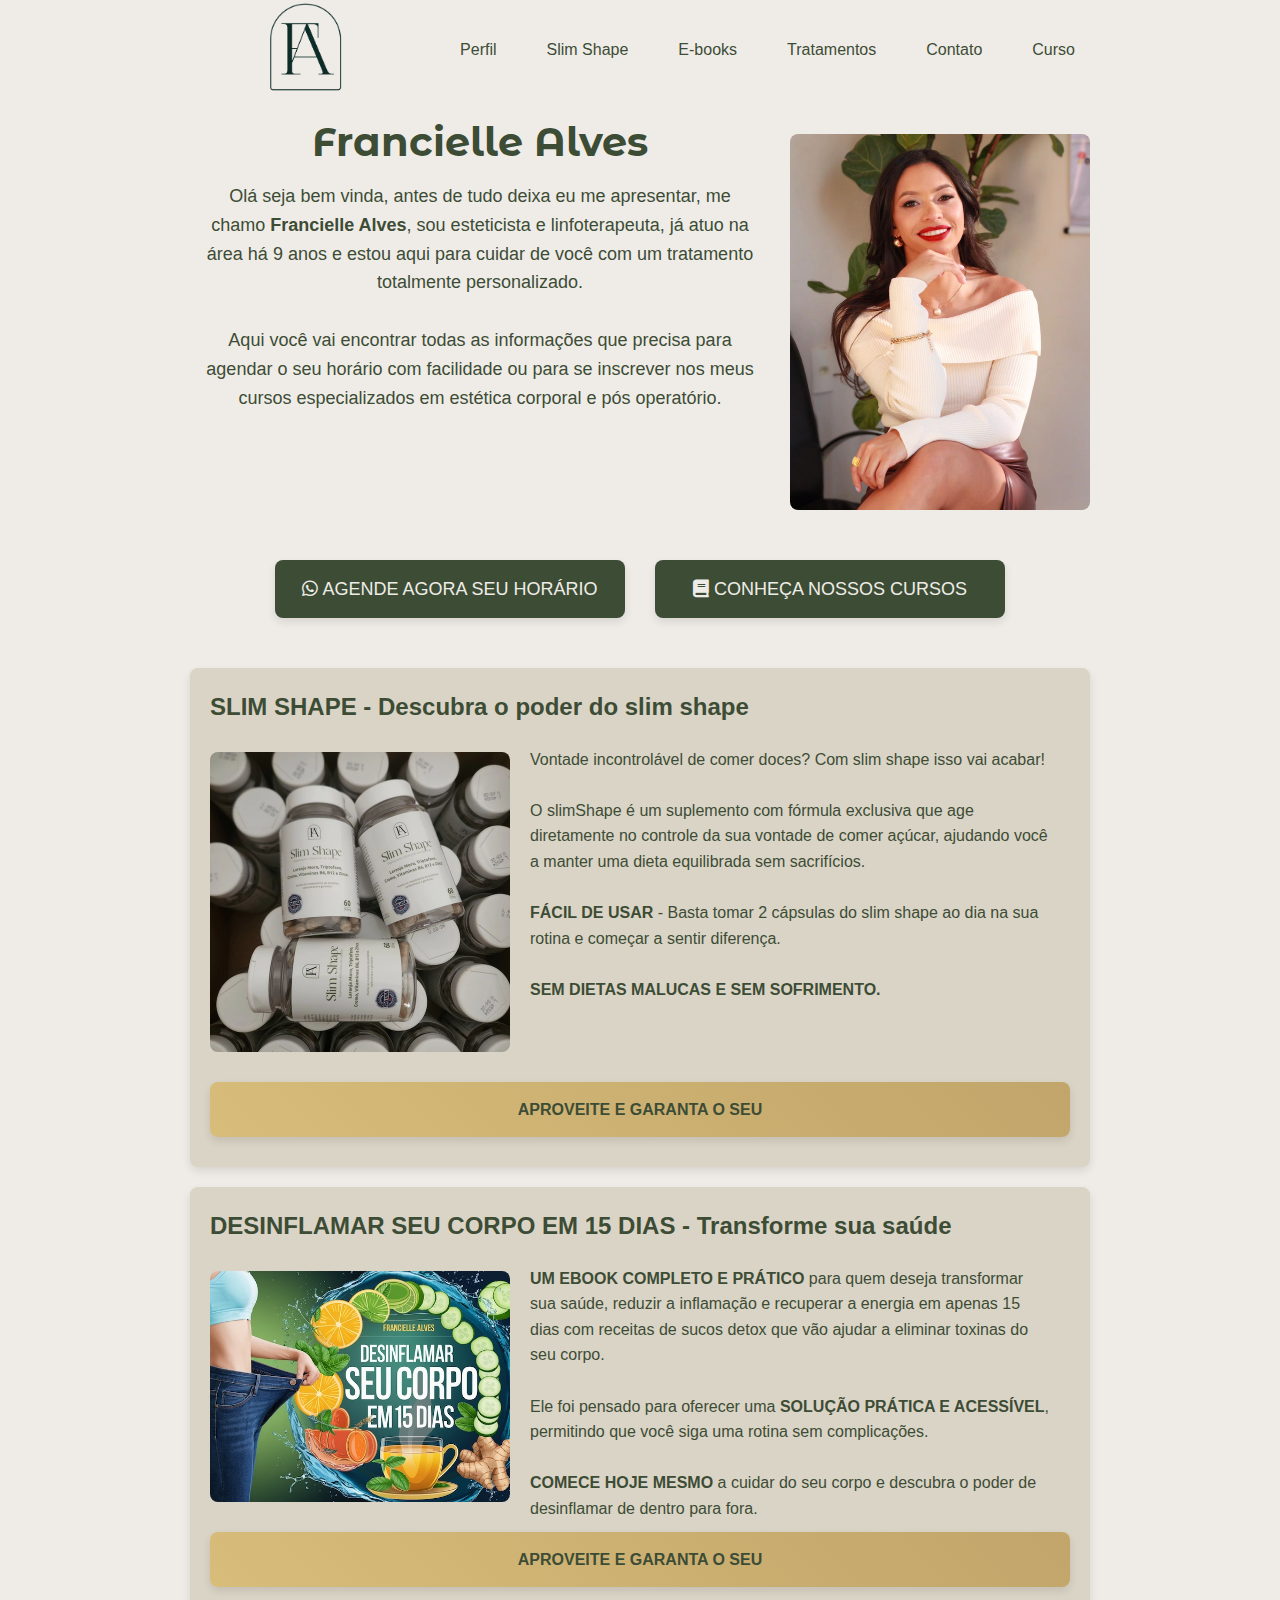
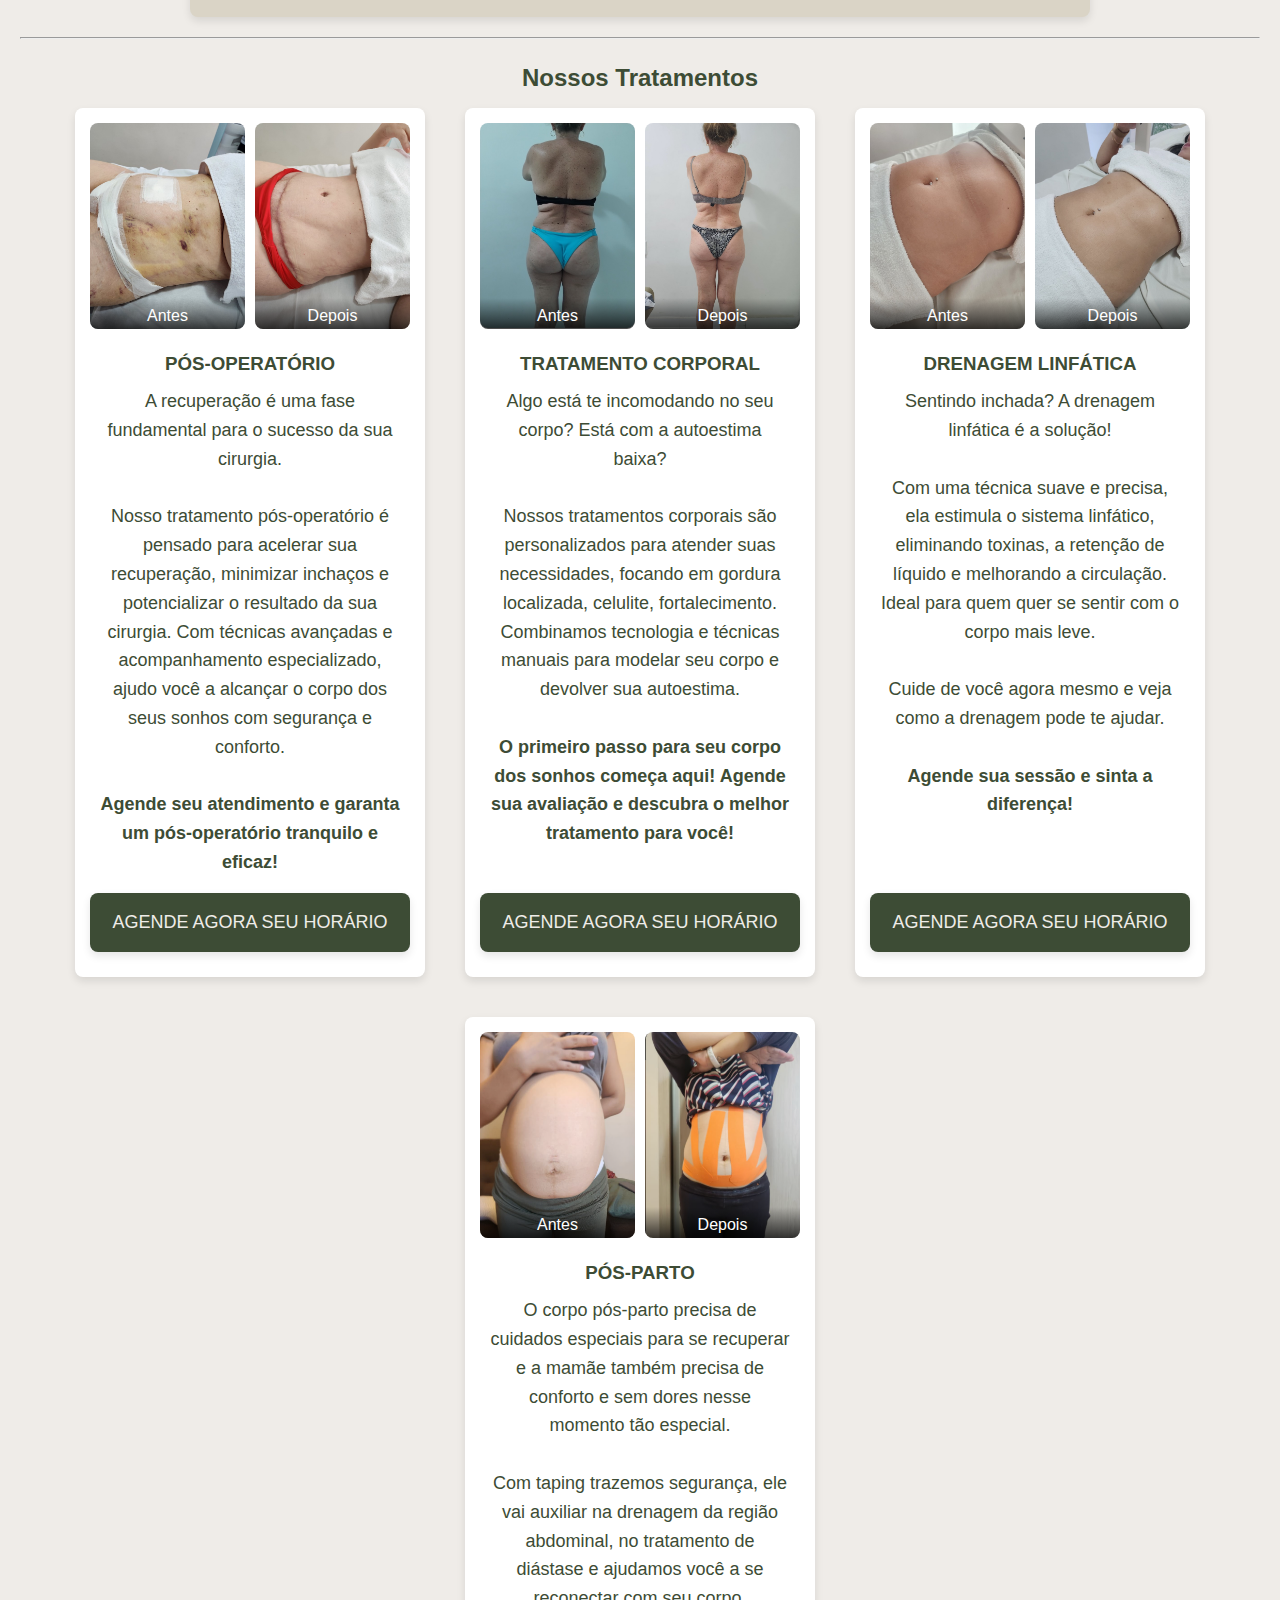
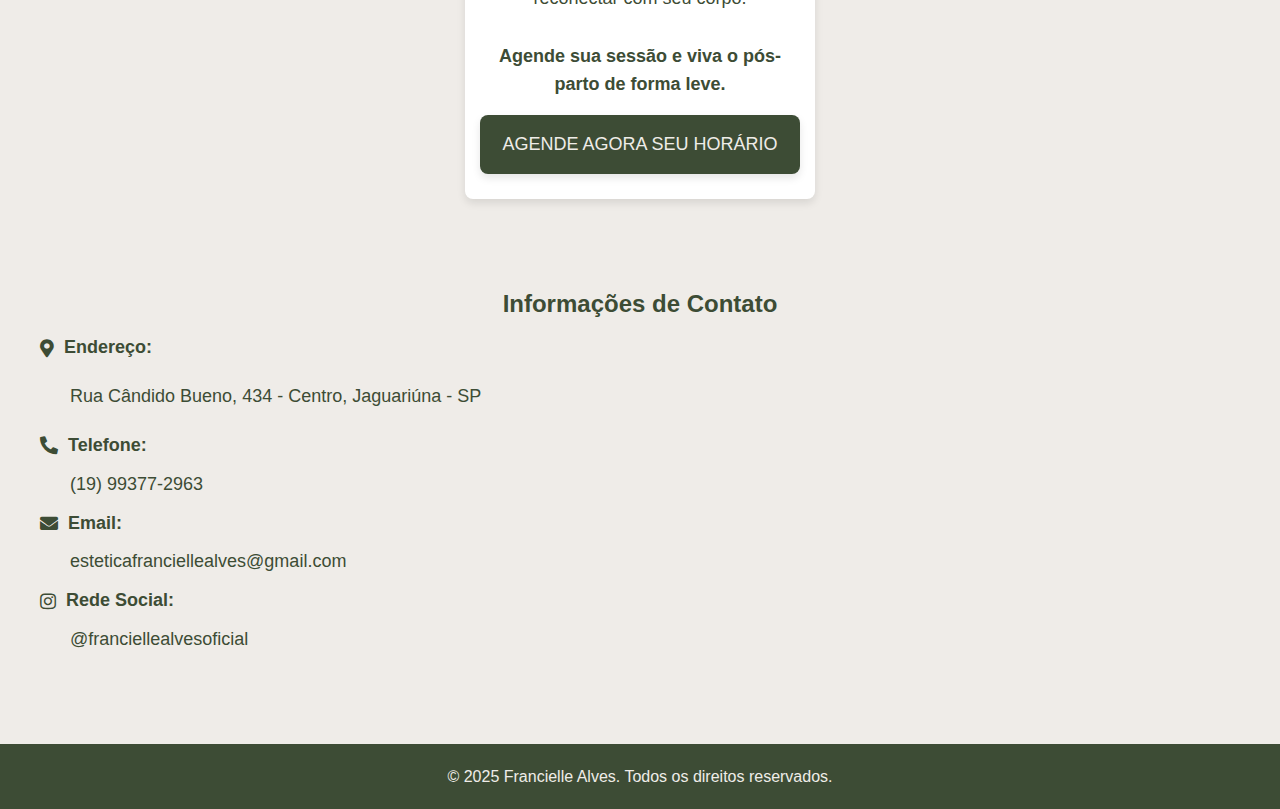
<file: index.html>
<!DOCTYPE html>
<html lang="pt-br">
<head>
    <meta charset="UTF-8">
    <meta name="viewport" content="width=device-width, initial-scale=1.0">
    <meta name="description" content="Franciele Alves - Esteticista especializada em tratamentos de estética e beleza. Confira nossos serviços e agende seu horário.">
    <meta name="keywords" content="pós-operatório, esteticista, beleza, tratamentos, Franciele Alves, estética corporal, drenagem linfática, taping">
    <meta name="author" content="Franciele Alves">
    <meta name="robots" content="index, follow">
    <meta property="og:title" content="Franciele Alves - Esteticista">
    <meta property="og:description" content="Franciele Alves - Esteticista especializada em tratamentos de estética e beleza. Confira nossos serviços e agende seu horário.">
    <meta property="og:image" content="assets/icon/logo.png">
    <meta property="og:url" content="https://franciellealves.com/">
    <meta name="twitter:card" content="summary_large_image">
    <meta name="twitter:title" content="Franciele Alves - Esteticista">
    <meta name="twitter:description" content="Franciele Alves - Esteticista especializada em tratamentos de estética e beleza. Confira nossos serviços e agende seu horário.">
    <meta name="twitter:image" content="assets/icon/logo.png">
    <title>Franciele Alves - Esteticista Especializada em Tratamentos de Beleza</title>
    <link rel="stylesheet" href="css/style.css">
    <link href="https://fonts.googleapis.com/css2?family=Montserrat+Alternates:wght@400;700&display=swap" rel="stylesheet">
    <link rel="stylesheet" href="https://cdnjs.cloudflare.com/ajax/libs/font-awesome/5.15.4/css/all.min.css">
</head>
<body>
    <header class="header" role="banner">
        <!-- <div class="header-content"> -->
            <nav class="navbar" role="navigation">
                <div class="logo-container">
                    <img src="assets/icon/logo.png" class="icon-large" alt="Logo Franciele Alves - Esteticista">
                </div>
                <ul class="nav-links">
                    <li><a href="#profile">Perfil</a></li>
                    <li><a href="#slimshape">Slim Shape</a></li>
                    <li><a href="#ebooks">E-books</a></li>
                    <li><a href="#tratamentos">Tratamentos</a></li>
                    <li><a href="#contato">Contato</a></li>
                    <li><a href="curso.html">Curso</a></li>
                </ul>
                <button class="menu-toggle" aria-label="Abrir menu">
                    <span></span>
                    <span></span>
                    <span></span>
                </button>
            </nav>
        <!-- </div> -->
    </header>

    <main>
        <section id="profile" class="profile-section">
            <div class="profile-content">
                <div class="profile-text">
                    <h1 class="profile-name">Francielle Alves</h1>
                    <p class="welcome-text">
                        Olá seja bem vinda, antes de tudo deixa eu me apresentar, me chamo <strong>Francielle Alves</strong>, sou esteticista e linfoterapeuta, já atuo na área há 9 anos e estou aqui para cuidar de você com um tratamento totalmente personalizado.<br><br>
                        Aqui você vai encontrar todas as informações que precisa para agendar o seu horário com facilidade ou para se inscrever nos meus cursos especializados em estética corporal e pós operatório.
                    </p>
                </div>
                <img src="assets/profile.png" alt="Foto de Franciele Alves - Esteticista" class="profile-image">
            </div>
        </section>

        <section class="buttons">
            <a href="https://wa.me/5519993772963?text=Olá%2C%20gostaria%20de%20agendar%20meu%20horário" class="button-agende">
                <i class="fab fa-whatsapp"></i> AGENDE AGORA SEU HORÁRIO
            </a>
            <a href="curso.html" class="button-curso">
                <i class="fas fa-book"></i> CONHEÇA NOSSOS CURSOS
            </a>
        </section>

        <section id="slimshape" class="product-section">
            <h2>SLIM SHAPE - Descubra o poder do slim shape</h2>
            <div class="product-content">
                <img src="assets/product.png" alt="Imagem do produto Slim Shape" class="product-image">
                <div class="product-description">
                    <p>
                        Vontade incontrolável de comer doces? Com slim shape isso vai acabar!<br><br>
                        O slimShape é um suplemento com fórmula exclusiva que age diretamente no controle da sua vontade de comer açúcar, ajudando você a manter uma dieta equilibrada sem sacrifícios.<br><br>
                        <strong>FÁCIL DE USAR</strong> - Basta tomar 2 cápsulas do slim shape ao dia na sua rotina e começar a sentir diferença.<br><br>
                        <strong>SEM DIETAS MALUCAS E SEM SOFRIMENTO.</strong>
                    </p>
                </div>
            </div>
            <div class="button-container">
                <a href="https://wa.me/5519993772963?text=Olá%20gostaria%20de%20adquirir%20um%20slim%20shape" class="button-pedido"><strong>APROVEITE E GARANTA O SEU</strong></a>
            </div>
        </section>

        <section id="ebooks" class="product-section">
            <h2>DESINFLAMAR SEU CORPO EM 15 DIAS - Transforme sua saúde</h2>
            <div class="product-content">
                <img src="assets/banner-detox.png" alt="Imagem do produto Desinflamar Seu Corpo em 15 Dias - Ebook" class="product-image">
                <div class="product-description">
                    <p>
                        <strong>UM EBOOK COMPLETO E PRÁTICO</strong> para quem deseja transformar sua saúde, reduzir a inflamação e recuperar a energia em apenas 15 dias com receitas de sucos detox que vão ajudar a eliminar toxinas do seu corpo.<br><br>
                        Ele foi pensado para oferecer uma <strong>SOLUÇÃO PRÁTICA E ACESSÍVEL</strong>, permitindo que você siga uma rotina sem complicações.<br><br>
                        <strong>COMECE HOJE MESMO</strong> a cuidar do seu corpo e descubra o poder de desinflamar de dentro para fora.
                    </p>
                </div>
            </div>
            <div class="button-container">
                <a href="https://pay.kiwify.com.br/0QaAAyo" class="button-pedido"><strong>APROVEITE E GARANTA O SEU</strong></a>
            </div>
        </section>

        <hr class="section-divider">

        <section id="tratamentos" class="treatments">
            <h2 class="section-title">Nossos Tratamentos</h2>
            <div class="treatment-grid">
                <article class="treatment">
                    <div class="treatment-images">
                        <div class="image-container">
                            <img src="assets/antes_pos_operatorio.png" alt="Resultado do tratamento pós-operatório - antes" class="treatment-image result-image">
                            <p>Antes</p>
                        </div>
                        <div class="image-container">
                            <img src="assets/depois_pos_operatorio.png" alt="Resultado do tratamento pós-operatório - depois" class="treatment-image result-image">
                            <p>Depois</p>
                        </div>
                    </div>
                    <h3 class="treatment-item-title">PÓS-OPERATÓRIO</h3>
                    <p class="description">
                        A recuperação é uma fase fundamental para o sucesso da sua cirurgia. <br><br>Nosso tratamento pós-operatório é pensado para acelerar sua recuperação, minimizar inchaços e potencializar o resultado da sua cirurgia.
                        Com técnicas avançadas e acompanhamento especializado, ajudo você a alcançar o corpo dos seus sonhos com segurança e conforto.<br><br>
                        <strong>Agende seu atendimento e garanta um pós-operatório tranquilo e eficaz!</strong>
                    </p>
                    <a href="https://wa.me/5519993772963?text=Olá%2C%20gostaria%20de%20agendar%20meu%20tratamento%20pós-operatório" class="button-agende">AGENDE AGORA SEU HORÁRIO</a>
                </article>

                <article class="treatment">
                    <div class="treatment-images">
                        <div class="image-container">
                            <img src="assets/antes_tratamento_corporal.png" alt="Resultado do tratamento corporal - antes" class="treatment-image result-image">
                            <p>Antes</p>
                        </div>
                        <div class="image-container">
                            <img src="assets/depois_tratamento_corporal.png" alt="Resultado do tratamento corporal - depois" class="treatment-image result-image">
                            <p>Depois</p>
                        </div>
                    </div>
                    <h3 class="treatment-item-title">TRATAMENTO CORPORAL</h3>
                    <p class="description">
                        Algo está te incomodando no seu corpo? Está com a autoestima baixa?<br><br>
                        Nossos tratamentos corporais são personalizados para atender suas necessidades, focando em gordura localizada, celulite, fortalecimento.
                        Combinamos tecnologia e técnicas manuais para modelar seu corpo e devolver sua autoestima.<br><br>
                        <strong>O primeiro passo para seu corpo dos sonhos começa aqui! Agende sua avaliação e descubra o melhor tratamento para você!</strong>
                    </p>
                    <a href="https://wa.me/5519993772963?text=Olá%2C%20gostaria%20de%20agendar%20a%20minha%20avaliação%20corporal" class="button-agende">AGENDE AGORA SEU HORÁRIO</a>
                </article>

                <article class="treatment">
                    <div class="treatment-images">
                        <div class="image-container">
                            <img src="assets/antes_drenagem.png" alt="Resultado da drenagem linfática - antes" class="treatment-image result-image">
                            <p>Antes</p>
                        </div>
                        <div class="image-container">
                            <img src="assets/depois_drenagem.png" alt="Resultado da drenagem linfática - depois" class="treatment-image result-image">
                            <p>Depois</p>
                        </div>
                    </div>
                    <h3 class="treatment-item-title">DRENAGEM LINFÁTICA</h3>
                    <p class="description">
                        Sentindo inchada? A drenagem linfática é a solução!<br><br>
                        Com uma técnica suave e precisa, ela estimula o sistema linfático, eliminando toxinas, a retenção de líquido e melhorando a circulação.
                        Ideal para quem quer se sentir com o corpo mais leve. <br><br>Cuide de você agora mesmo e veja como a drenagem pode te ajudar.<br><br>
                        <strong>Agende sua sessão e sinta a diferença!</strong>
                    </p>
                    <a href="https://wa.me/5519993772963?text=Olá%2C%20gostaria%20de%20agendar%20a%20minha%20drenagem" class="button-agende">AGENDE AGORA SEU HORÁRIO</a>
                </article>

                <article class="treatment">
                    <div class="treatment-images">
                        <div class="image-container">
                            <img src="assets/antes_pos_parto.png" alt="Resultado do tratamento pós-parto - antes" class="treatment-image result-image">
                            <p>Antes</p>
                        </div>
                        <div class="image-container">
                            <img src="assets/depois_pos_parto.png" alt="Resultado do tratamento pós-parto - depois" class="treatment-image result-image">
                            <p>Depois</p>
                        </div>
                    </div>
                    <h3 class="treatment-item-title">PÓS-PARTO</h3>
                    <p class="description">
                        O corpo pós-parto precisa de cuidados especiais para se recuperar e a mamãe também precisa de conforto e sem dores nesse momento tão especial.<br><br>
                        Com taping trazemos segurança, ele vai auxiliar na drenagem da região abdominal, no tratamento de diástase e ajudamos você a se reconectar com seu corpo.<br><br>
                        <strong>Agende sua sessão e viva o pós-parto de forma leve.</strong>
                    </p>
                    <a href="https://wa.me/5519993772963?text=Olá%2C%20gostaria%20de%20agendar%20meu%20tratamento%20pós-parto" class="button-agende">AGENDE AGORA SEU HORÁRIO</a>
                </article>
            </div>
        </section>
        <section id="contato" class="contact-section">
            <h2 class="section-title">Informações de Contato</h2>
            <div class="contact-content">
                <div class="contact-details">
                    <p><i class="fas fa-map-marker-alt"></i> <strong>Endereço:</strong></p>
                    <p><a href="https://www.google.com/maps/place/ESTETICISTA+FRANCIELLE+ALVES/@-22.7087318,-46.990675,20z/data=!4m6!3m5!1s0x94c8e9734579839d:0xf29682c37fe475eb!8m2!3d-22.7086177!4d-46.9901234!16s%2Fg%2F11sqf197l7?entry=ttu&g_ep=EgoyMDI0MTEyNC4xIKXMDSoASAFQAw%3D%3D" target="_blank" rel="noopener noreferrer" class="footer-link" style="color: var(--color-primary);">Rua Cândido Bueno, 434 - Centro, Jaguariúna - SP</a></p>
                    <p><i class="fas fa-phone-alt"></i> <strong>Telefone:</strong></p>
                    <p style="margin-left: 30px;">(19) 99377-2963</p>
                    <p><i class="fas fa-envelope"></i> <strong>Email:</strong></p>
                    <p style="margin-left: 30px;"><a href="mailto:esteticafranciellealves@gmail.com" style="color: var(--color-primary);">esteticafranciellealves@gmail.com</a></p>
                    <p><i class="fab fa-instagram"></i> <strong>Rede Social:</strong></p>
                    <p style="margin-left: 30px;"><a href="https://www.instagram.com/franciellealvesoficial/" target="_blank" style="color: var(--color-primary);">@franciellealvesoficial</a></p>
                </div>
                <div class="map-container">
                    <iframe                                                            
                    src="https://www.google.com/maps/embed?pb=!1m18!1m12!1m3!1d3675.1234567890123!2d-46.99 
                    75!3d-22.7087318!2m3!1f0!2f0!3f0!3m2!1i1024!2i768!4f13.1!3m3!1m2!1s0x0%3A0x1234567890a 
                    def!2sRua%20C%C3%A2ndido%20Bueno%2C%20434%20-%20Centro%2C%20Jaguari%C3%BAna%20-%20SP!5 
                    !3m2!1spt-BR!2sbr!4v1631234567890!5m2!1spt-BR!2sbr" width="100%" height="300"          
                    style="border:0;" allowfullscreen="" loading="lazy"></iframe> 
                </div>
            </div>
        </section>
    </main>

    <footer class="footer" role="contentinfo">
        <div class="container">
            <div class="footer-content">
                <p>&copy; 2025 Francielle Alves. Todos os direitos reservados.</p>
            </div>
        </div>
    </footer>

    <script type="application/ld+json">
    {
        "@context": "https://schema.org",
        "@type": "LocalBusiness",
        "name": "Franciele Alves - Esteticista",
        "description": "Franciele Alves - Esteticista especializada em tratamentos de estética e beleza. Confira nossos serviços e agende seu horário.",
        "image": "https://franciellealves.com/assets/icon/logo.png",
        "address": {
            "@type": "PostalAddress",
            "streetAddress": "R. Cândido Bueno, 434 - Centro",
            "addressLocality": "Jaguariúna",
            "addressRegion": "SP",
            "postalCode": "13820-000",
            "addressCountry": "BR"
        },
        "telephone": "+55-19-99377-2963",
        "url": "https://franciellealves.com/",
        "sameAs": [
            "https://www.instagram.com/franciellealvesoficial/"
        ]
    }
    </script>
    <script src="js/script.js"></script>
</body>
</html>
</file>
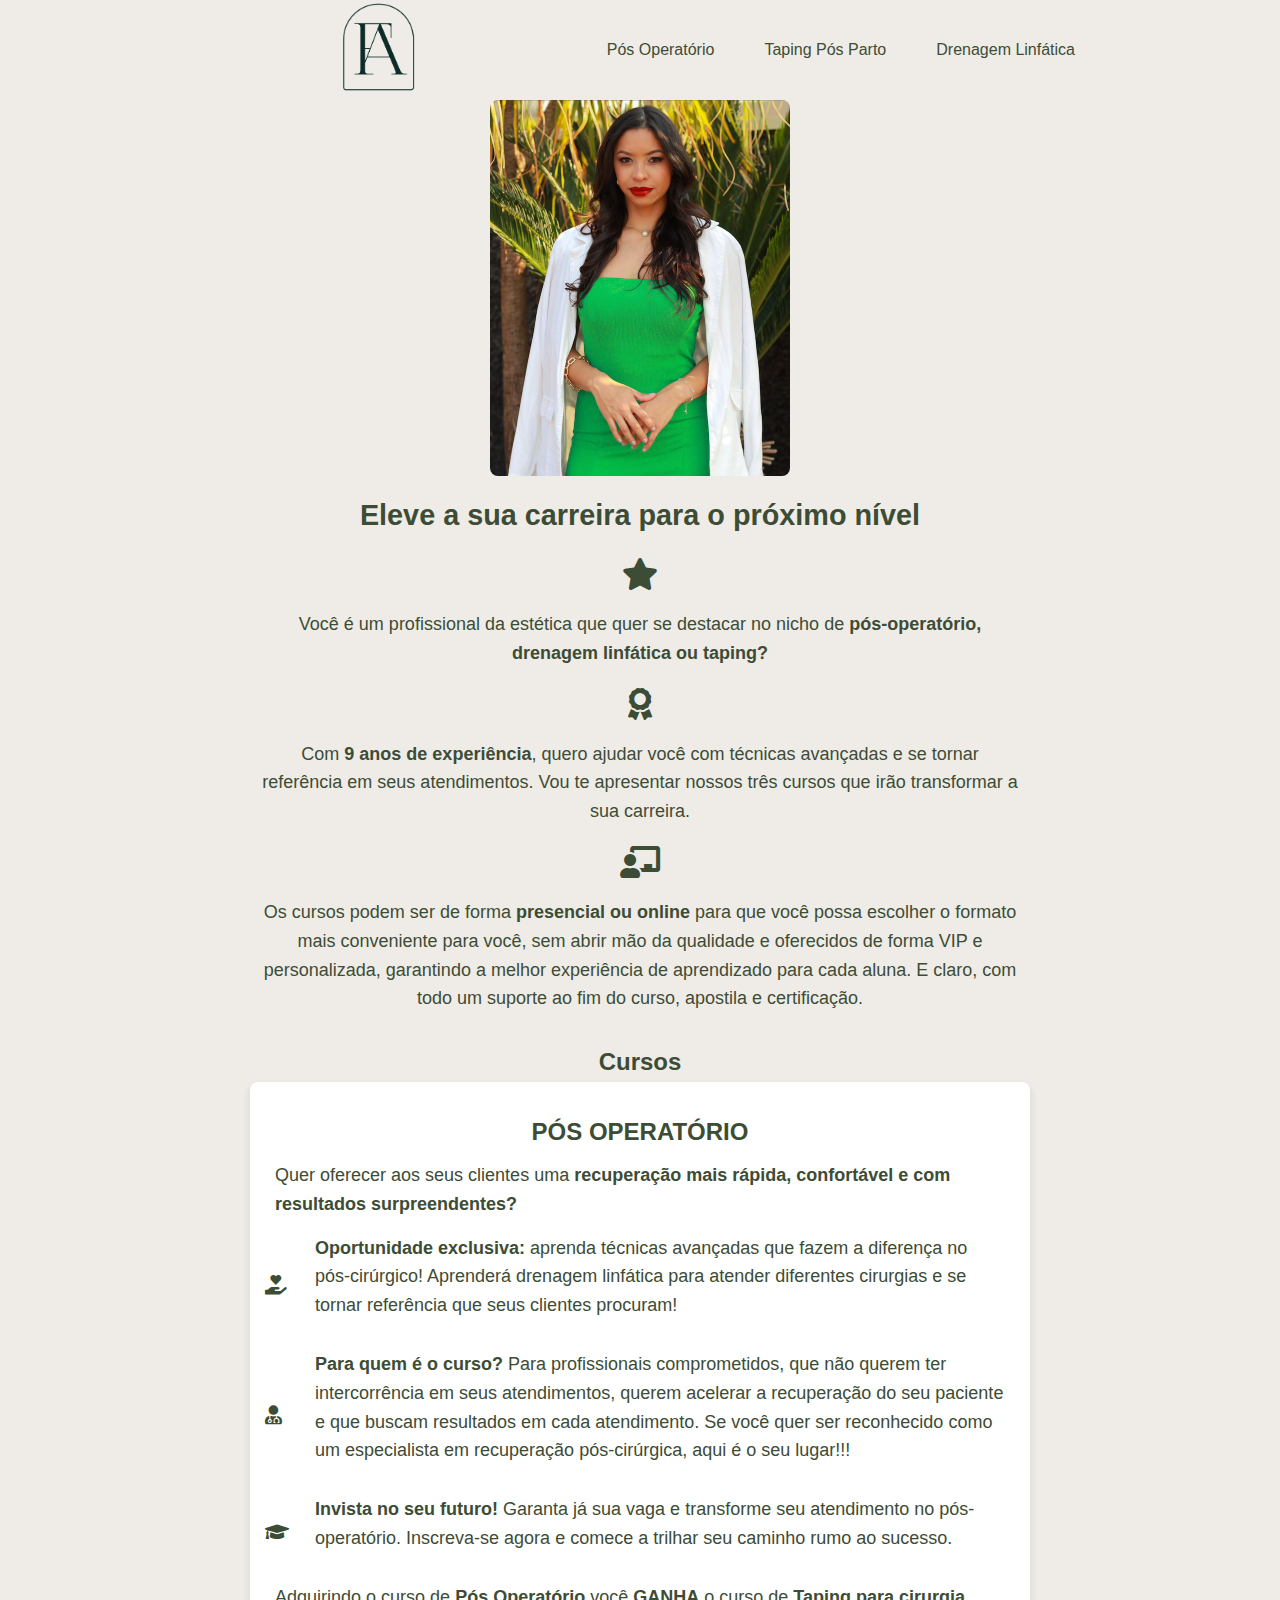
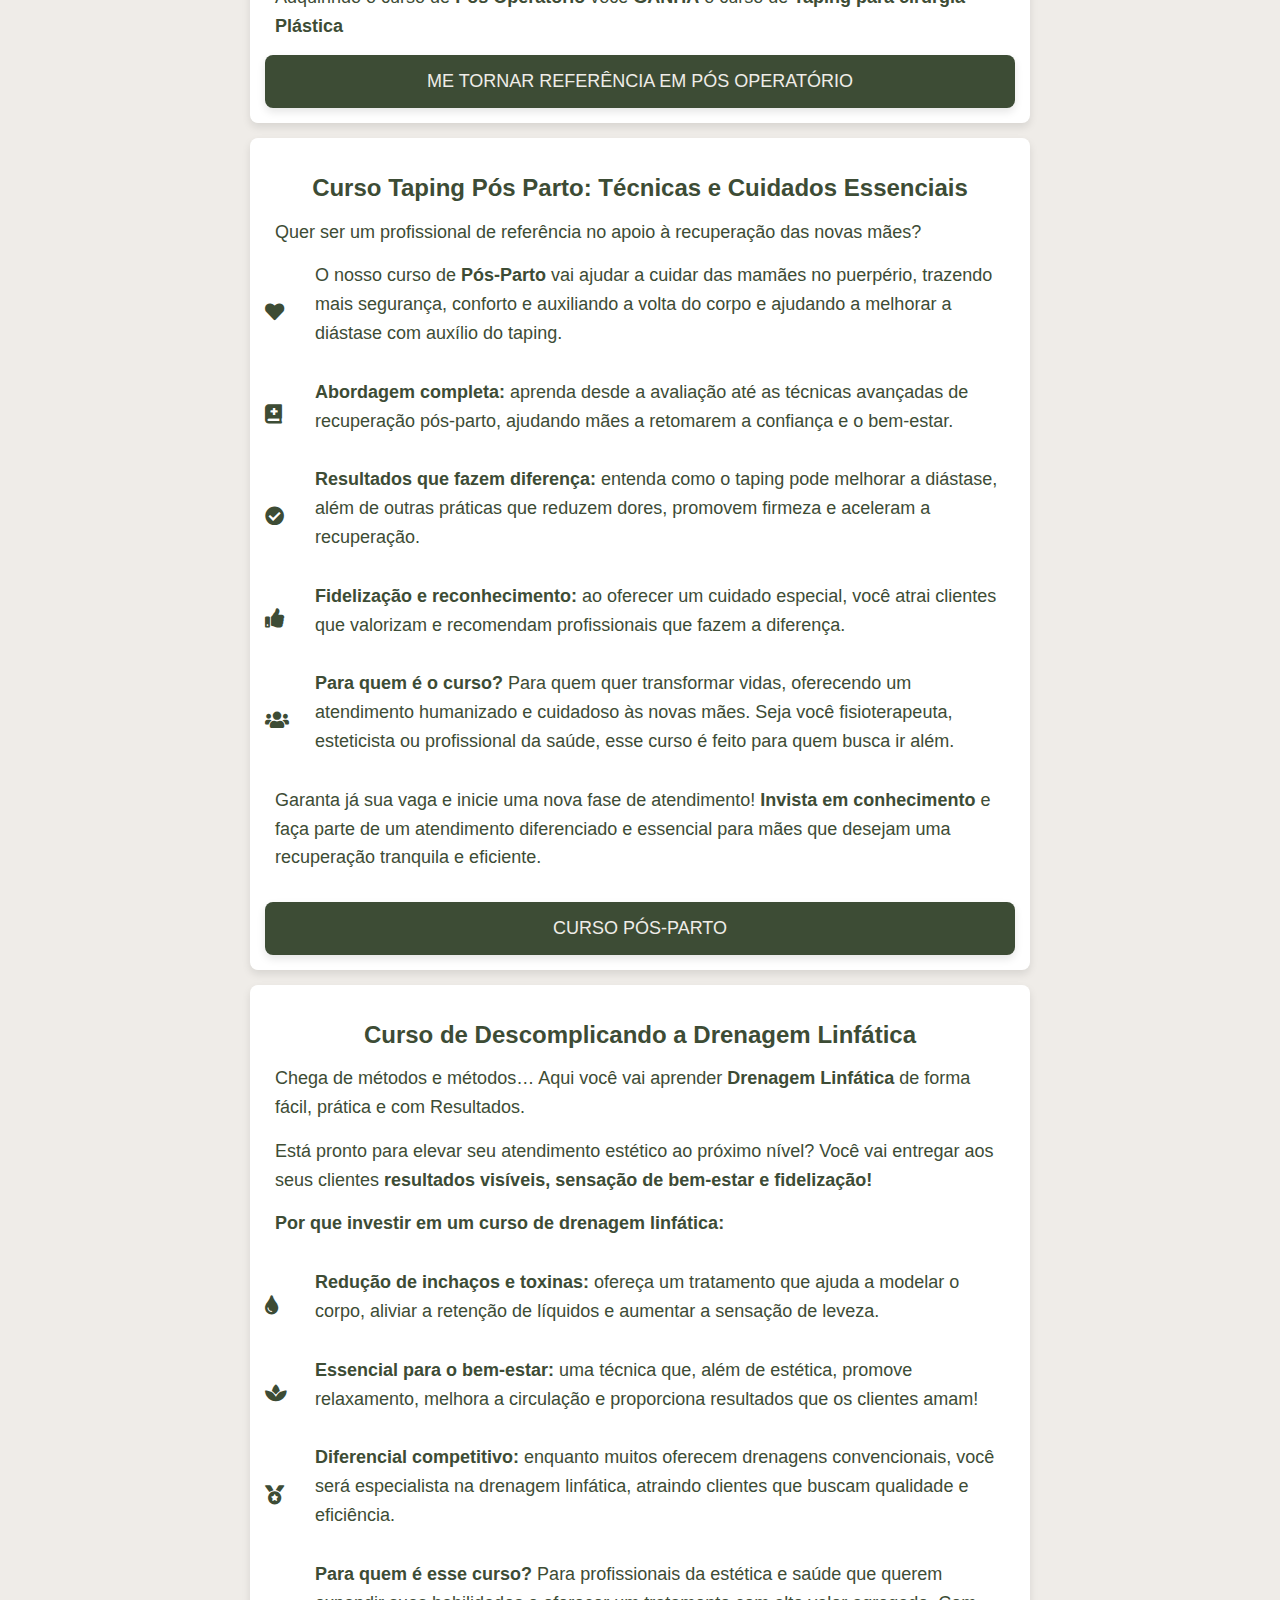
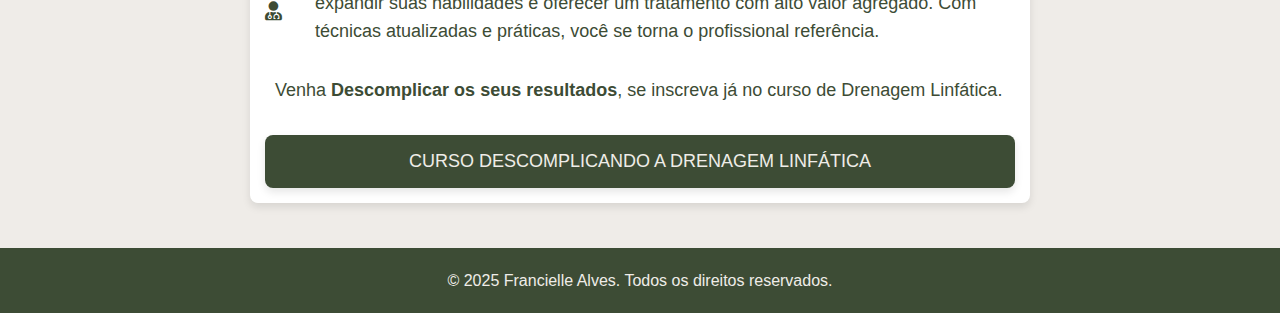
<file: curso.html>
<!DOCTYPE html>
<html lang="pt-br">
<head>
    <meta charset="UTF-8">
    <meta name="viewport" content="width=device-width, initial-scale=1.0">
    <title>Cursos - Franciele Alves Esteticista</title>
    <meta name="description" content="Cursos especializados em pós-operatório, drenagem linfática e taping oferecidos por Franciele Alves.">
    <link rel="stylesheet" href="css/style.css">
    <link rel="stylesheet" href="https://cdnjs.cloudflare.com/ajax/libs/font-awesome/5.15.4/css/all.min.css">
    <link href="https://fonts.googleapis.com/css2?family=Montserrat+Alternates:wght@400;700&display=swap" rel="stylesheet">
</head>
<body>
    <header class="header" role="banner">
        <nav class="navbar" role="navigation">
            <div class="logo-container">
                <a href="index.html">
                    <img src="assets/icon/logo.png" class="icon-large" alt="Logo Franciele Alves - Esteticista">
                </a>
            </div>
            <ul class="nav-links">
                <li><a href="#pos-operatorio">Pós Operatório</a></li>
                <li><a href="#taping-pos-parto">Taping Pós Parto</a></li>
                <li><a href="#drenagem-linfatica">Drenagem Linfática</a></li>
            </ul>
            <button class="menu-toggle" aria-label="Abrir menu">
                <span></span>
                <span></span>
                <span></span>
            </button>
        </nav>
    </header>
    <main>
        <section class="course-section">
            <div class="course-header">
                <img src="assets/curso.png" alt="Foto de Franciele Alves" class="profile-image">
                <h1 class="career-title">Eleve a sua carreira para o próximo nível</h1>
            </div>
            <div class="course-content">
                <div class="icon-container">
                    <i class="fas fa-star icon-center icon-large"></i>
                </div>
                <p class="description">
                    Você é um profissional da estética que quer se destacar no nicho de <strong>pós-operatório, drenagem linfática ou taping?</strong>
                </p>
                <div class="icon-container">
                    <i class="fas fa-award icon-center icon-large"></i>
                </div>
                <p class="description">
                    Com <strong>9 anos de experiência</strong>, quero ajudar você com técnicas avançadas e se tornar referência em seus atendimentos. Vou te apresentar nossos três cursos que irão transformar a sua carreira.
                </p>
                <div class="icon-container">
                    <i class="fas fa-chalkboard-teacher icon-center icon-large"></i>
                </div>
                <p class="description">
                    Os cursos podem ser de forma <strong>presencial ou online</strong> para que você possa escolher o formato mais conveniente para você, sem abrir mão da qualidade e oferecidos de forma VIP e personalizada, garantindo a melhor experiência de aprendizado para cada aluna. E claro, com todo um suporte ao fim do curso, apostila e certificação.
                </p>
            </div>
            
            <h2 class="courses-title">Cursos</h2>

            <div id="pos-operatorio" class="course-item">
                <h3 class="section-title">PÓS OPERATÓRIO</h3>
                <p class="description">
                    Quer oferecer aos seus clientes uma <strong>recuperação mais rápida, confortável e com resultados surpreendentes?</strong>
                </p>
                <div class="icon-text">
                    <i class="fas fa-hand-holding-heart"></i>
                    <p class="description">
                        <strong>Oportunidade exclusiva:</strong> aprenda técnicas avançadas que fazem a diferença no pós-cirúrgico! Aprenderá drenagem linfática para atender diferentes cirurgias e se tornar referência que seus clientes procuram!
                    </p>
                </div>
                <div class="icon-text">
                    <i class="fas fa-user-md"></i>
                    <p class="description">
                        <strong>Para quem é o curso?</strong> Para profissionais comprometidos, que não querem ter intercorrência em seus atendimentos, querem acelerar a recuperação do seu paciente e que buscam resultados em cada atendimento. Se você quer ser reconhecido como um especialista em recuperação pós-cirúrgica, aqui é o seu lugar!!!
                    </p>
                </div>
                <div class="icon-text">
                    <i class="fas fa-graduation-cap"></i>
                    <p class="description">
                        <strong>Invista no seu futuro!</strong> Garanta já sua vaga e transforme seu atendimento no pós-operatório. Inscreva-se agora e comece a trilhar seu caminho rumo ao sucesso.
                    </p>
                </div>
                <p class="description">
                    Adquirindo o curso de <strong>Pós Operatório</strong> você <strong>GANHA</strong> o curso de <strong>Taping para cirurgia Plástica</strong>
                </p>
                <a href="https://wa.me/5519993772963?text=Gostaria%20de%20agendar%20meu%20curso%20vip%20de%20pos%20operatorio" class="button-curso-vip">ME TORNAR REFERÊNCIA EM PÓS OPERATÓRIO</a>
            </div>

            <div id="taping-pos-parto" class="course-item">
                <h3 class="section-title">Curso Taping Pós Parto: Técnicas e Cuidados Essenciais</h3>
                <p class="description">                                 
                    Quer ser um profissional de referência no apoio à recuperação das novas mães?                                                               
                </p>         
                <div class="icon-text">
                    <i class="fas fa-heart"></i>
                    <p class="description">
                        O nosso curso de <strong>Pós-Parto</strong> vai ajudar a cuidar das mamães no puerpério, trazendo mais segurança, conforto e auxiliando a volta do corpo e ajudando a melhorar a diástase com auxílio do taping.
                    </p>
                </div>
                <div class="icon-text">
                    <i class="fas fa-book-medical"></i>
                    <p class="description">
                        <strong>Abordagem completa:</strong> aprenda desde a avaliação até as técnicas avançadas de recuperação pós-parto, ajudando mães a retomarem a confiança e o bem-estar.
                    </p>
                </div>
                <div class="icon-text">
                    <i class="fas fa-check-circle"></i>
                    <p class="description">
                        <strong>Resultados que fazem diferença:</strong> entenda como o taping pode melhorar a diástase, além de outras práticas que reduzem dores, promovem firmeza e aceleram a recuperação.
                    </p>
                </div>
                <div class="icon-text">
                    <i class="fas fa-thumbs-up"></i>
                    <p class="description">
                        <strong>Fidelização e reconhecimento:</strong> ao oferecer um cuidado especial, você atrai clientes que valorizam e recomendam profissionais que fazem a diferença.
                    </p>
                </div>
                <div class="icon-text">
                    <i class="fas fa-users"></i>
                    <p class="description">
                        <strong>Para quem é o curso?</strong> Para quem quer transformar vidas, oferecendo um atendimento humanizado e cuidadoso às novas mães. Seja você fisioterapeuta, esteticista ou profissional da saúde, esse curso é feito para quem busca ir além.
                    </p>
                </div>
                <div class="icon-text">
                    <p class="description">
                        Garanta já sua vaga e inicie uma nova fase de atendimento! <strong>Invista em conhecimento</strong> e faça parte de um atendimento diferenciado e essencial para mães que desejam uma recuperação tranquila e eficiente.
                    </p>
                </div>
                <a href="https://wa.me/5519993772963?text=Gostaria%20de%20agendar%20meu%20curso%20vip%20de%20pos%20parto" class="button-curso-vip">CURSO PÓS-PARTO</a>
            </div>

            <div id="drenagem-linfatica" class="course-item">
                <h3 class="section-title">Curso de Descomplicando a Drenagem Linfática</h3>
                <p class="description">
                    Chega de métodos e métodos… Aqui você vai aprender <strong>Drenagem Linfática</strong> de forma fácil, prática e com Resultados.
                </p>
                <p class="description">
                    Está pronto para elevar seu atendimento estético ao próximo nível? Você vai entregar aos seus clientes <strong>resultados visíveis, sensação de bem-estar e fidelização!</strong>
                </p>
                <div class="icon-text">
                    <p class="description">
                        <strong>Por que investir em um curso de drenagem linfática:</strong>
                    </p>
                </div>
                <div class="icon-text">
                    <i class="fas fa-tint"></i>
                    <p class="description">
                        <strong>Redução de inchaços e toxinas:</strong> ofereça um tratamento que ajuda a modelar o corpo, aliviar a retenção de líquidos e aumentar a sensação de leveza.
                    </p>
                </div>
                <div class="icon-text">
                    <i class="fas fa-spa"></i>
                    <p class="description">
                        <strong>Essencial para o bem-estar:</strong> uma técnica que, além de estética, promove relaxamento, melhora a circulação e proporciona resultados que os clientes amam!
                    </p>
                </div>
                <div class="icon-text">
                    <i class="fas fa-medal"></i>
                    <p class="description">
                        <strong>Diferencial competitivo:</strong> enquanto muitos oferecem drenagens convencionais, você será especialista na drenagem linfática, atraindo clientes que buscam qualidade e eficiência.
                    </p>
                </div>
                <div class="icon-text">
                    <i class="fas fa-user-md"></i>
                    <p class="description">
                        <strong>Para quem é esse curso?</strong> Para profissionais da estética e saúde que querem expandir suas habilidades e oferecer um tratamento com alto valor agregado. Com técnicas atualizadas e práticas, você se torna o profissional referência.
                    </p>
                </div>
                <div class="icon-text">
                    <p class="description">
                        Venha <strong>Descomplicar os seus resultados</strong>, se inscreva já no curso de Drenagem Linfática.
                    </p>
                </div>
                <a href="https://wa.me/5519993772963?text=Ola%20gostaria%20de%20agendar%20curso%20vip%20de%20Drenagem%20Linfática" class="button-curso-vip">CURSO DESCOMPLICANDO A DRENAGEM LINFÁTICA</a>
            </div>
        </section>
    </main>
    <footer class="footer" role="contentinfo">
        <div class="container">
            <div class="footer-content">
                <p>&copy; 2025 Francielle Alves. Todos os direitos reservados.</p>
            </div>
        </div>
    </footer>
    <script src="js/script.js"></script>
</body>
</html>
</file>
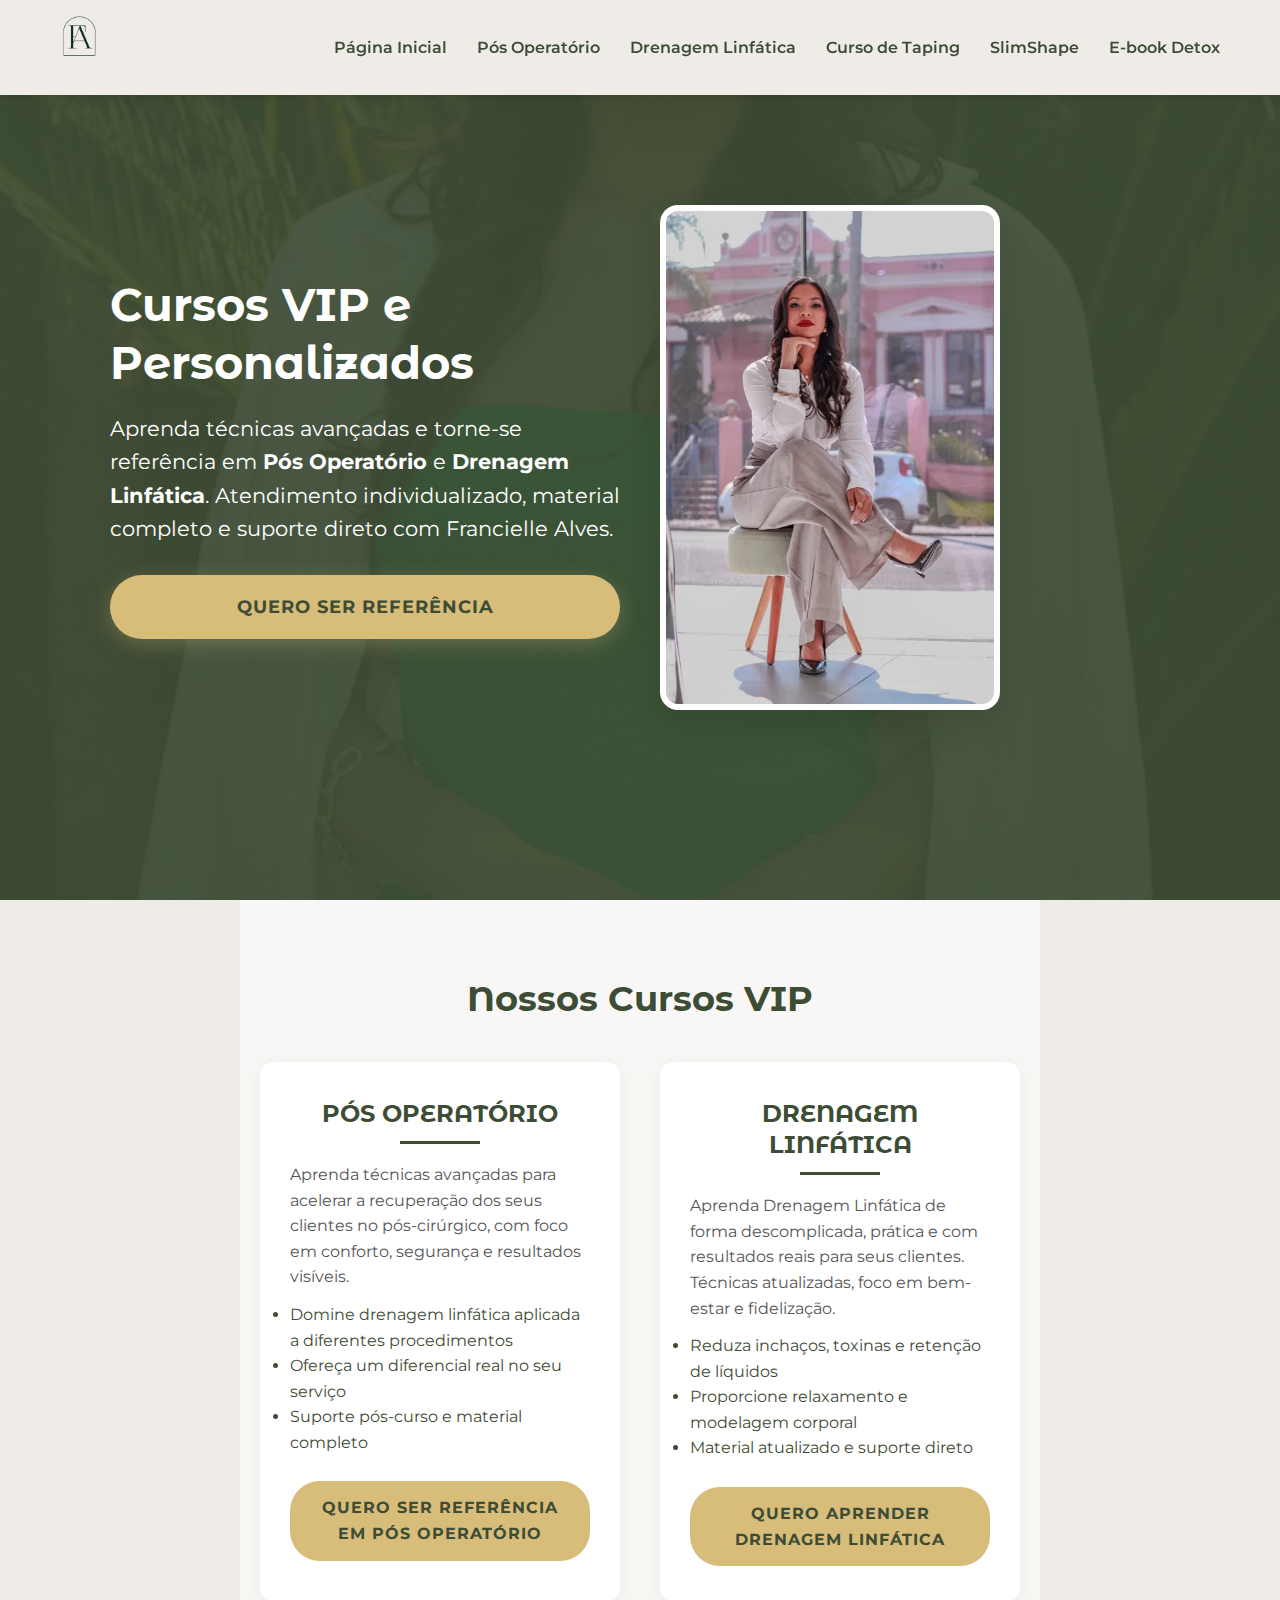
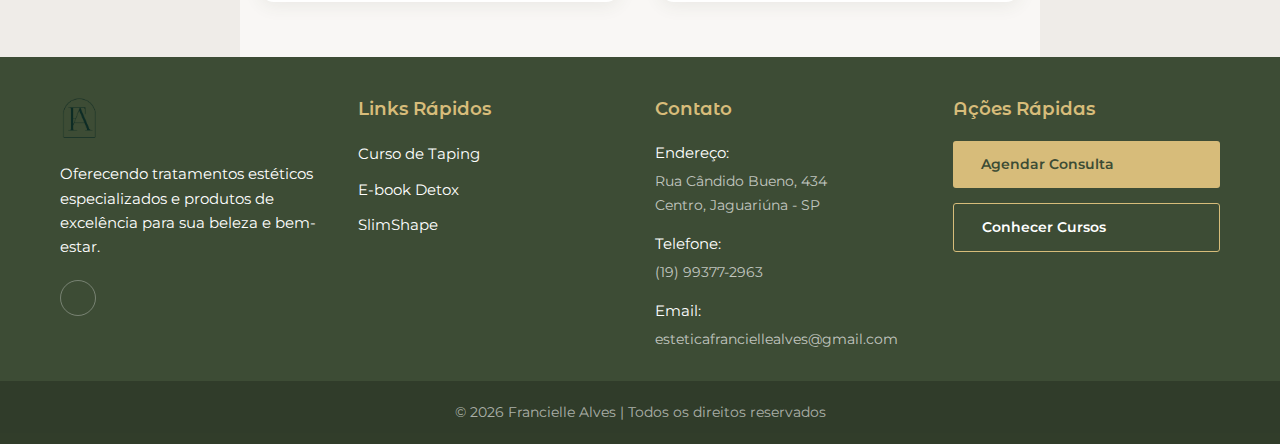
<file: cursos-vip.html>
<!DOCTYPE html>
<html lang="pt-br">
<head>
    <meta charset="UTF-8">
    <meta name="viewport" content="width=device-width, initial-scale=1.0">
    <meta name="description" content="Cursos VIP de Pós Operatório e Drenagem Linfática com Francielle Alves. Aprenda técnicas avançadas e destaque-se na estética.">
    <meta name="robots" content="index, follow">
    <meta property="og:title" content="Cursos VIP | Francielle Alves">
    <meta property="og:description" content="Cursos VIP de Pós Operatório e Drenagem Linfática com Francielle Alves. Aprenda técnicas avançadas e destaque-se na estética.">
    <meta property="og:image" content="https://franciellealves.com/assets/cursoVip.jpg">
    <meta property="og:url" content="https://franciellealves.com/cursos-vip.html">
    <meta property="og:type" content="website">
    <meta name="twitter:card" content="summary_large_image">
    <meta name="twitter:title" content="Cursos VIP | Francielle Alves">
    <meta name="twitter:description" content="Cursos VIP de Pós Operatório e Drenagem Linfática com Francielle Alves. Aprenda técnicas avançadas e destaque-se na estética.">
    <meta name="twitter:image" content="https://franciellealves.com/assets/cursoVip.jpg">
    <title>Cursos VIP | Francielle Alves</title>
    <link rel="icon" type="image/x-icon" href="favicon.ico">
    <link rel="icon" type="image/png" sizes="32x32" href="assets/icon/favicon-32x32.png">
    <link rel="icon" type="image/png" sizes="16x16" href="assets/icon/favicon-16x16.png">
    <link rel="apple-touch-icon" sizes="180x180" href="assets/icon/apple-touch-icon.png">
    <link rel="canonical" href="https://franciellealves.com/cursos-vip.html">
    <!-- Google tag (gtag.js) -->
    <script async src="https://www.googletagmanager.com/gtag/js?id=G-V3M0E5KL9R"></script>
    <script>
      window.dataLayer = window.dataLayer || [];
      function gtag(){dataLayer.push(arguments);}
      gtag('js', new Date());
      gtag('config', 'G-V3M0E5KL9R');
    </script>
    <link rel="stylesheet" href="css/modern-style.css">
    <link rel="stylesheet" href="https://cdnjs.cloudflare.com/ajax/libs/font-awesome/6.4.0/css/all.min.css" integrity="sha384-iw3OoTErCYJJB9mCa8LNS2hbsQ7M3C0EpIsO/H5+EGAkPGc6rk+V8i04oW/K5xq0" crossorigin="anonymous">
    <link href="https://fonts.googleapis.com/css2?family=Montserrat:wght@300;400;500;600;700&family=Montserrat+Alternates:wght@400;500;600;700&display=swap" rel="stylesheet">
</head>
<body>
    <a href="#main-content" class="skip-link">Pular para o conteudo principal</a>
    <!-- HEADER PADRÃO -->
    <header class="header" role="banner">
        <nav class="navbar" role="navigation">
            <div class="logo-container">
                <a href="index.html">
                    <picture>
                        <source srcset="assets/icon/logo.webp" type="image/webp">
                        <img src="assets/icon/logo.png" alt="Francielle Alves" style="height: 45px; margin-bottom: 20px;">
                    </picture>
                </a>
            </div>
            <ul class="nav-links">
                <li><a href="index.html">Página Inicial</a></li>
                <li><a href="#pos-operatorio">Pós Operatório</a></li>
                <li><a href="#drenagem-linfatica">Drenagem Linfática</a></li>
                <li><a href="taping.html">Curso de Taping</a></li>
                <li><a href="slimshape.html">SlimShape</a></li>
                <li><a href="ebook-detox.html">E-book Detox</a></li>
            </ul>
            <button class="menu-toggle" aria-label="Abrir menu" aria-expanded="false">
                <span></span>
                <span></span>
                <span></span>
            </button>
        </nav>
    </header>
    <main id="main-content">
        <section class="hero-section" style="background: linear-gradient(rgba(61,76,53,0.92), rgba(61,76,53,0.95)), url('assets/curso.png') no-repeat center right/cover; color: #fff; padding: 100px 0 80px;">
            <div class="container" style="max-width: 1100px; margin: 0 auto; display: flex; flex-wrap: wrap; align-items: center; gap: 40px;">
                <div style="flex:1; min-width: 300px;">
                    <h1 style="font-family: 'Montserrat Alternates', sans-serif; font-size: 2.8rem; font-weight: 700; margin-bottom: 20px; color: #fff;">Cursos VIP e Personalizados</h1>
                    <p style="font-size: 1.3rem; margin-bottom: 30px;">Aprenda técnicas avançadas e torne-se referência em <strong>Pós Operatório</strong> e <strong>Drenagem Linfática</strong>. Atendimento individualizado, material completo e suporte direto com Francielle Alves.</p>
                    <a href="#cursos" class="cta-button" style="background: #d7bc7a; color: #3D4C35; padding: 18px 36px; border-radius: 50px; font-weight: bold; text-decoration: none; font-size: 1.1em; box-shadow: 0 5px 20px rgba(215, 188, 122, 0.3); transition: all 0.3s ease;">Quero ser referência</a>
                </div>
                <div style="flex:1; min-width: 280px; text-align: center;">
                    <picture>
                        <source srcset="assets/cursoVip.webp" type="image/webp">
                        <img src="assets/cursoVip.jpg" alt="Francielle Alves" style="max-width: 340px; width: 90%; border-radius: 18px; box-shadow: 0 10px 30px rgba(0,0,0,0.12); border: 6px solid rgba(255,255,255,0.13); background: #fff;" width="533" height="800" loading="lazy" />
                    </picture>
                </div>
            </div>
        </section>
        <section id="cursos" class="course-section" style="padding: 60px 0 40px; background: #F9F7F5;">
            <div class="container" style="max-width: 1100px; margin: 0 auto;">
                <h2 class="courses-title" style="font-size: 2.2rem; color: #3D4C35; font-family: 'Montserrat Alternates', sans-serif; font-weight: 700; margin-bottom: 40px; text-align: center;">Nossos Cursos VIP</h2>
                <div style="display: flex; flex-wrap: wrap; gap: 40px; justify-content: center;">
                    <!-- Pós Operatório -->
                    <div id="pos-operatorio" class="course-item" style="background: #fff; border-radius: 14px; box-shadow: 0 4px 18px rgba(61,76,53,0.08); padding: 36px 30px; flex: 1 1 350px; max-width: 480px; min-width: 300px;">
                        <h3 class="section-title" style="color: #3D4C35; font-size: 1.5rem; font-family: 'Montserrat Alternates', sans-serif; font-weight: 700;">PÓS OPERATÓRIO</h3>
                        <p style="margin: 18px 0 12px; color: #555;">Aprenda técnicas avançadas para acelerar a recuperação dos seus clientes no pós-cirúrgico, com foco em conforto, segurança e resultados visíveis.</p>
                        <ul style="color: #3D4C35; margin-bottom: 18px;">
                            <li>Domine drenagem linfática aplicada a diferentes procedimentos</li>
                            <li>Ofereça um diferencial real no seu serviço</li>
                            <li>Suporte pós-curso e material completo</li>
                        </ul>
                        <a href="https://wa.me/5519993772963?text=Gostaria%20de%20agendar%20meu%20curso%20vip%20de%20pos%20operatorio" class="cta-button" style="background: #d7bc7a; color: #3D4C35; border-radius: 30px; font-weight: bold; text-decoration: none; font-size: 1em; padding: 14px 28px; margin-top: 8px; display: inline-block;">Quero ser referência em Pós Operatório</a>
                    </div>
                    <!-- Drenagem Linfática -->
                    <div id="drenagem-linfatica" class="course-item" style="background: #fff; border-radius: 14px; box-shadow: 0 4px 18px rgba(61,76,53,0.08); padding: 36px 30px; flex: 1 1 350px; max-width: 480px; min-width: 300px;">
                        <h3 class="section-title" style="color: #3D4C35; font-size: 1.5rem; font-family: 'Montserrat Alternates', sans-serif; font-weight: 700;">DRENAGEM LINFÁTICA</h3>
                        <p style="margin: 18px 0 12px; color: #555;">Aprenda Drenagem Linfática de forma descomplicada, prática e com resultados reais para seus clientes. Técnicas atualizadas, foco em bem-estar e fidelização.</p>
                        <ul style="color: #3D4C35; margin-bottom: 18px;">
                            <li>Reduza inchaços, toxinas e retenção de líquidos</li>
                            <li>Proporcione relaxamento e modelagem corporal</li>
                            <li>Material atualizado e suporte direto</li>
                        </ul>
                        <a href="https://wa.me/5519993772963?text=Ola%20gostaria%20de%20agendar%20curso%20vip%20de%20Drenagem%20Linfática" class="cta-button" style="background: #d7bc7a; color: #3D4C35; border-radius: 30px; font-weight: bold; text-decoration: none; font-size: 1em; padding: 14px 28px; margin-top: 8px; display: inline-block;">Quero aprender Drenagem Linfática</a>
                    </div>
                </div>
            </div>
        </section>
    </main>
    <!-- FOOTER PADRÃO -->
    <footer style="background-color: var(--color-primary); padding: 40px 0 0; margin-top: 0;">
        <div class="container">
            <!-- Seção principal do footer com grid simples -->
            <div style="display: grid; grid-template-columns: repeat(auto-fit, minmax(250px, 1fr)); gap: 30px; margin-bottom: 30px;">
                <!-- Coluna 1: Logo e Informações -->
                <div>
                    <picture>
                        <source srcset="assets/icon/logo.webp" type="image/webp">
                        <img src="assets/icon/logo.png" alt="Francielle Alves" style="height: 45px; margin-bottom: 20px;">
                    </picture>
                    <p style="color: #fff; font-size: 0.95rem; line-height: 1.6; margin-bottom: 20px;">
                        Oferecendo tratamentos estéticos especializados e produtos de excelência para sua beleza e bem-estar.
                    </p>
                    <div style="display: flex; gap: 10px;">
                        <a href="https://www.instagram.com/franciellealvesoficial/" target="_blank" rel="noopener noreferrer" aria-label="Instagram" style="color: white; font-size: 1.1rem; width: 36px; height: 36px; border-radius: 50%; border: 1px solid rgba(255,255,255,0.3); display: flex; align-items: center; justify-content: center;">
                            <i class="fab fa-instagram" aria-hidden="true"></i>
                        </a>
                    </div>
                </div>
                <!-- Coluna 2: Links Rápidos -->
                <div>
                    <h3 style="color: var(--color-gold); font-weight: 600; font-size: 1.15rem; margin-bottom: 20px;">Links Rápidos</h3>
                    <ul style="list-style: none; padding: 0; margin: 0;">
                        <li style="margin-bottom: 10px;">
                            <a href="taping.html" style="color: white; text-decoration: none; font-size: 0.95rem;">Curso de Taping</a>
                        </li>
                        <li style="margin-bottom: 10px;">
                            <a href="ebook-detox.html" style="color: white; text-decoration: none; font-size: 0.95rem;">E-book Detox</a>
                        </li>
                        <li style="margin-bottom: 10px;">
                            <a href="slimshape.html" style="color: white; text-decoration: none; font-size: 0.95rem;">SlimShape</a>
                        </li>
                    </ul>
                </div>
                <!-- Coluna 3: Contato -->
                <div>
                    <h3 style="color: var(--color-gold); font-weight: 600; font-size: 1.15rem; margin-bottom: 20px;">Contato</h3>
                    <div style="margin-bottom: 15px;">
                        <p style="margin: 0 0 5px; color: white; font-size: 0.95rem;">Endereço:</p>
                        <p style="margin: 0; color: rgba(255,255,255,0.7); font-size: 0.9rem;">Rua Cândido Bueno, 434<br>Centro, Jaguariúna - SP</p>
                    </div>
                    <div style="margin-bottom: 15px;">
                        <p style="margin: 0 0 5px; color: white; font-size: 0.95rem;">Telefone:</p>
                        <p style="margin: 0; color: rgba(255,255,255,0.7); font-size: 0.9rem;">(19) 99377-2963</p>
                    </div>
                    <div>
                        <p style="margin: 0 0 5px; color: white; font-size: 0.95rem;">Email:</p>
                        <p style="margin: 0; color: rgba(255,255,255,0.7); font-size: 0.9rem;">esteticafranciellealves@gmail.com</p>
                    </div>
                </div>
                <!-- Coluna 4: Botões CTA -->
                <div>
                    <h3 style="color: var(--color-gold); font-weight: 600; font-size: 1.15rem; margin-bottom: 20px;">Ações Rápidas</h3>
                    <div style="display: flex; flex-direction: column; gap: 15px;">
                        <a href="https://wa.me/5519993772963?text=Olá%2C%20gostaria%20de%20agendar%20um%20horário" style="display: inline-flex; align-items: center; background-color: var(--color-gold); color: var(--color-primary); padding: 12px 20px; border-radius: 3px; font-weight: 600; text-decoration: none; font-size: 0.9rem;">
                            <i class="fab fa-whatsapp" style="margin-right: 8px;" aria-hidden="true"></i> Agendar Consulta
                        </a>
                        <a href="taping.html" style="display: inline-flex; align-items: center; background-color: transparent; color: white; border: 1px solid var(--color-gold); padding: 12px 20px; border-radius: 3px; font-weight: 600; text-decoration: none; font-size: 0.9rem;">
                            <i class="fas fa-book" style="margin-right: 8px;"></i> Conhecer Cursos
                        </a>
                    </div>
                </div>
            </div>
        </div>
        <!-- Copyright -->
        <div style="background-color: rgba(0,0,0,0.2); padding: 20px 0; margin-top: 30px;">
            <div class="container">
                <p style="color: rgba(255,255,255,0.6); margin: 0; text-align: center; font-size: 0.9rem;">
                    &copy; 2026 Francielle Alves | Todos os direitos reservados
                </p>
            </div>
        </div>
    </footer>
    <script src="js/modern-script.js"></script>
</body>
</html>
</file>
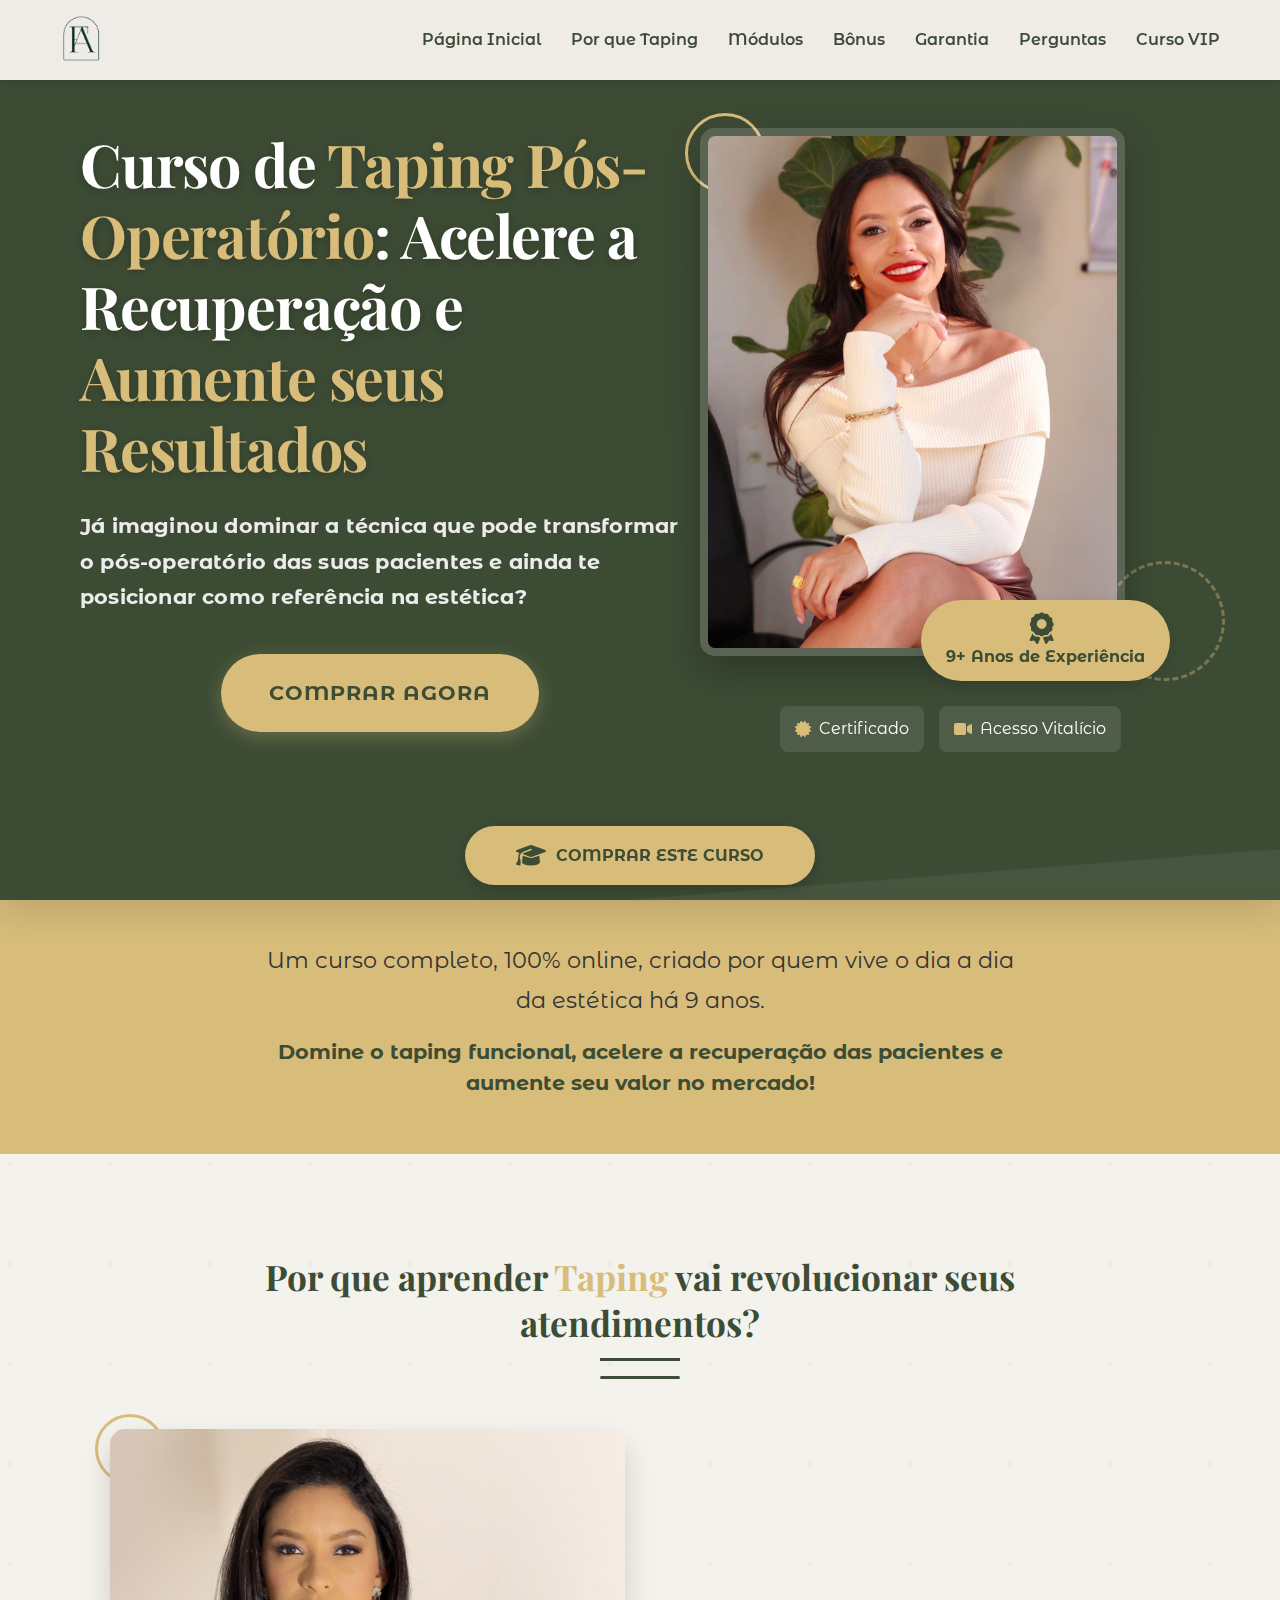
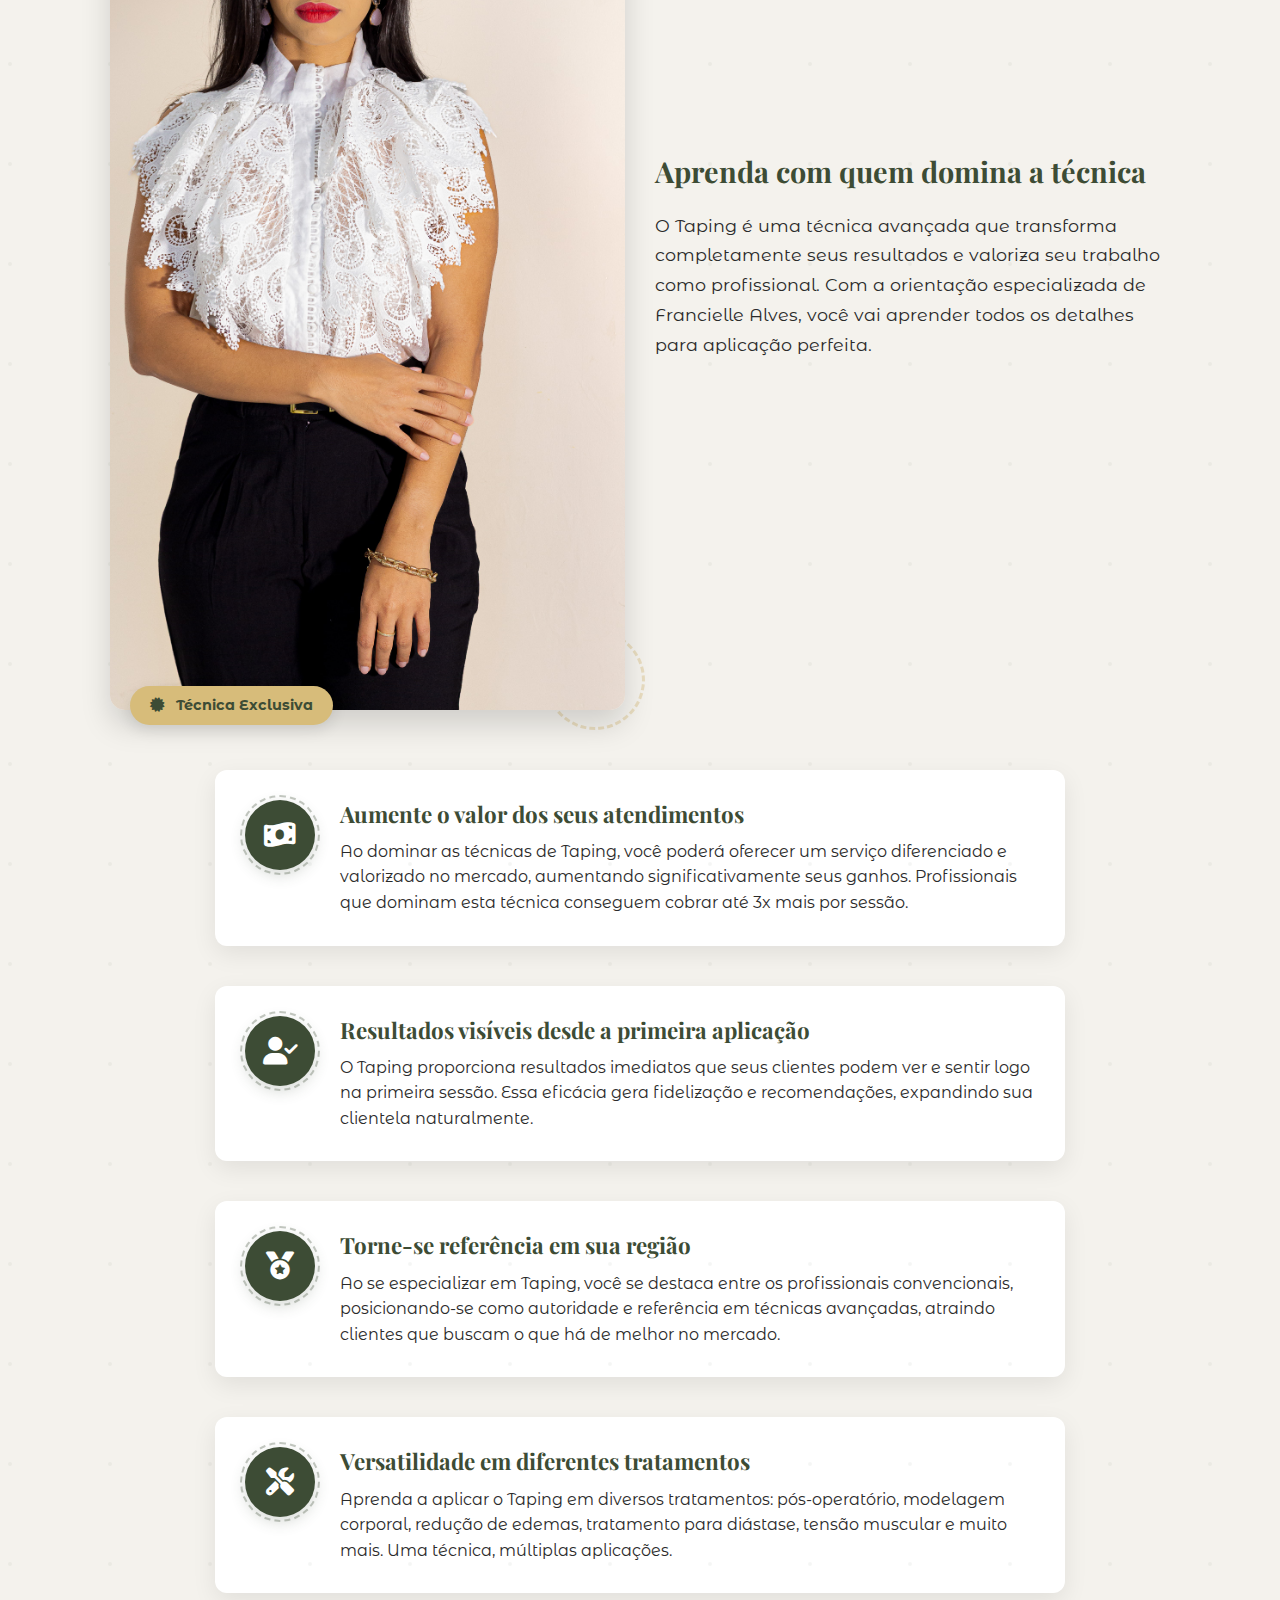
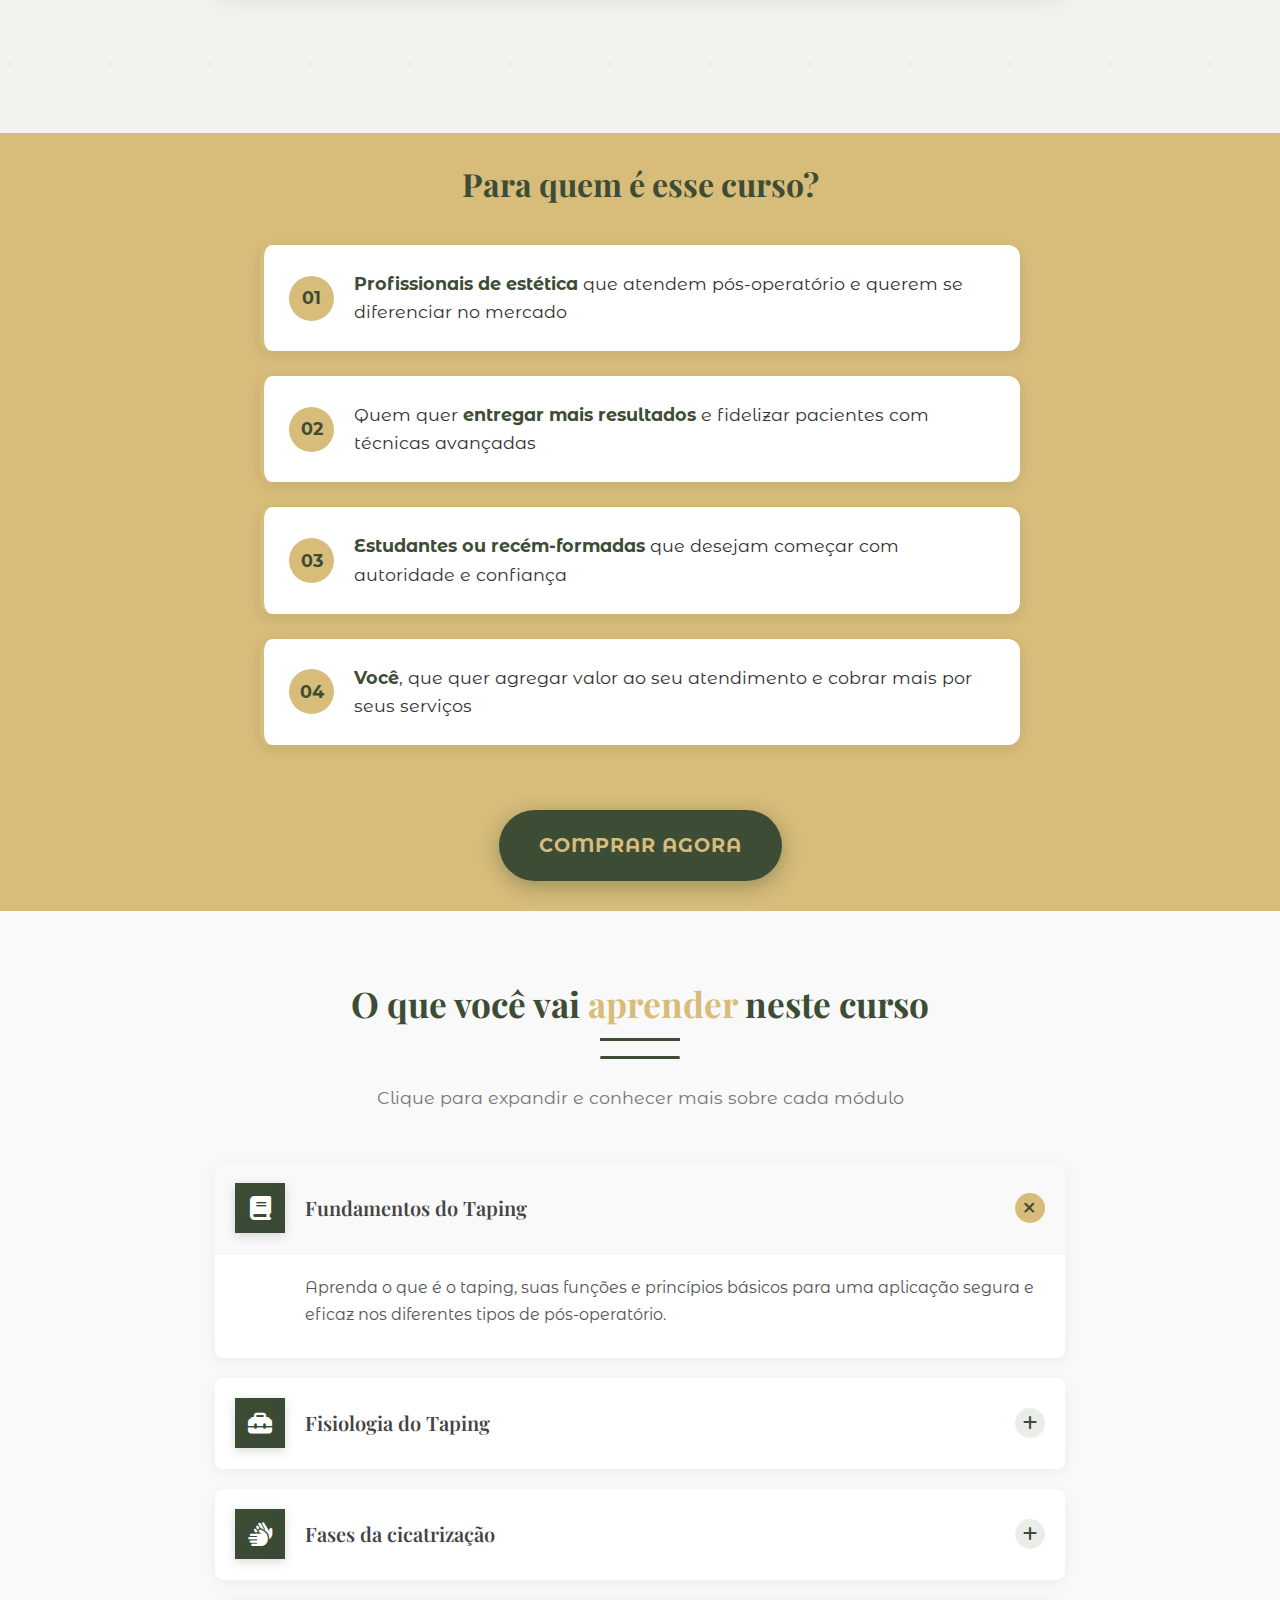
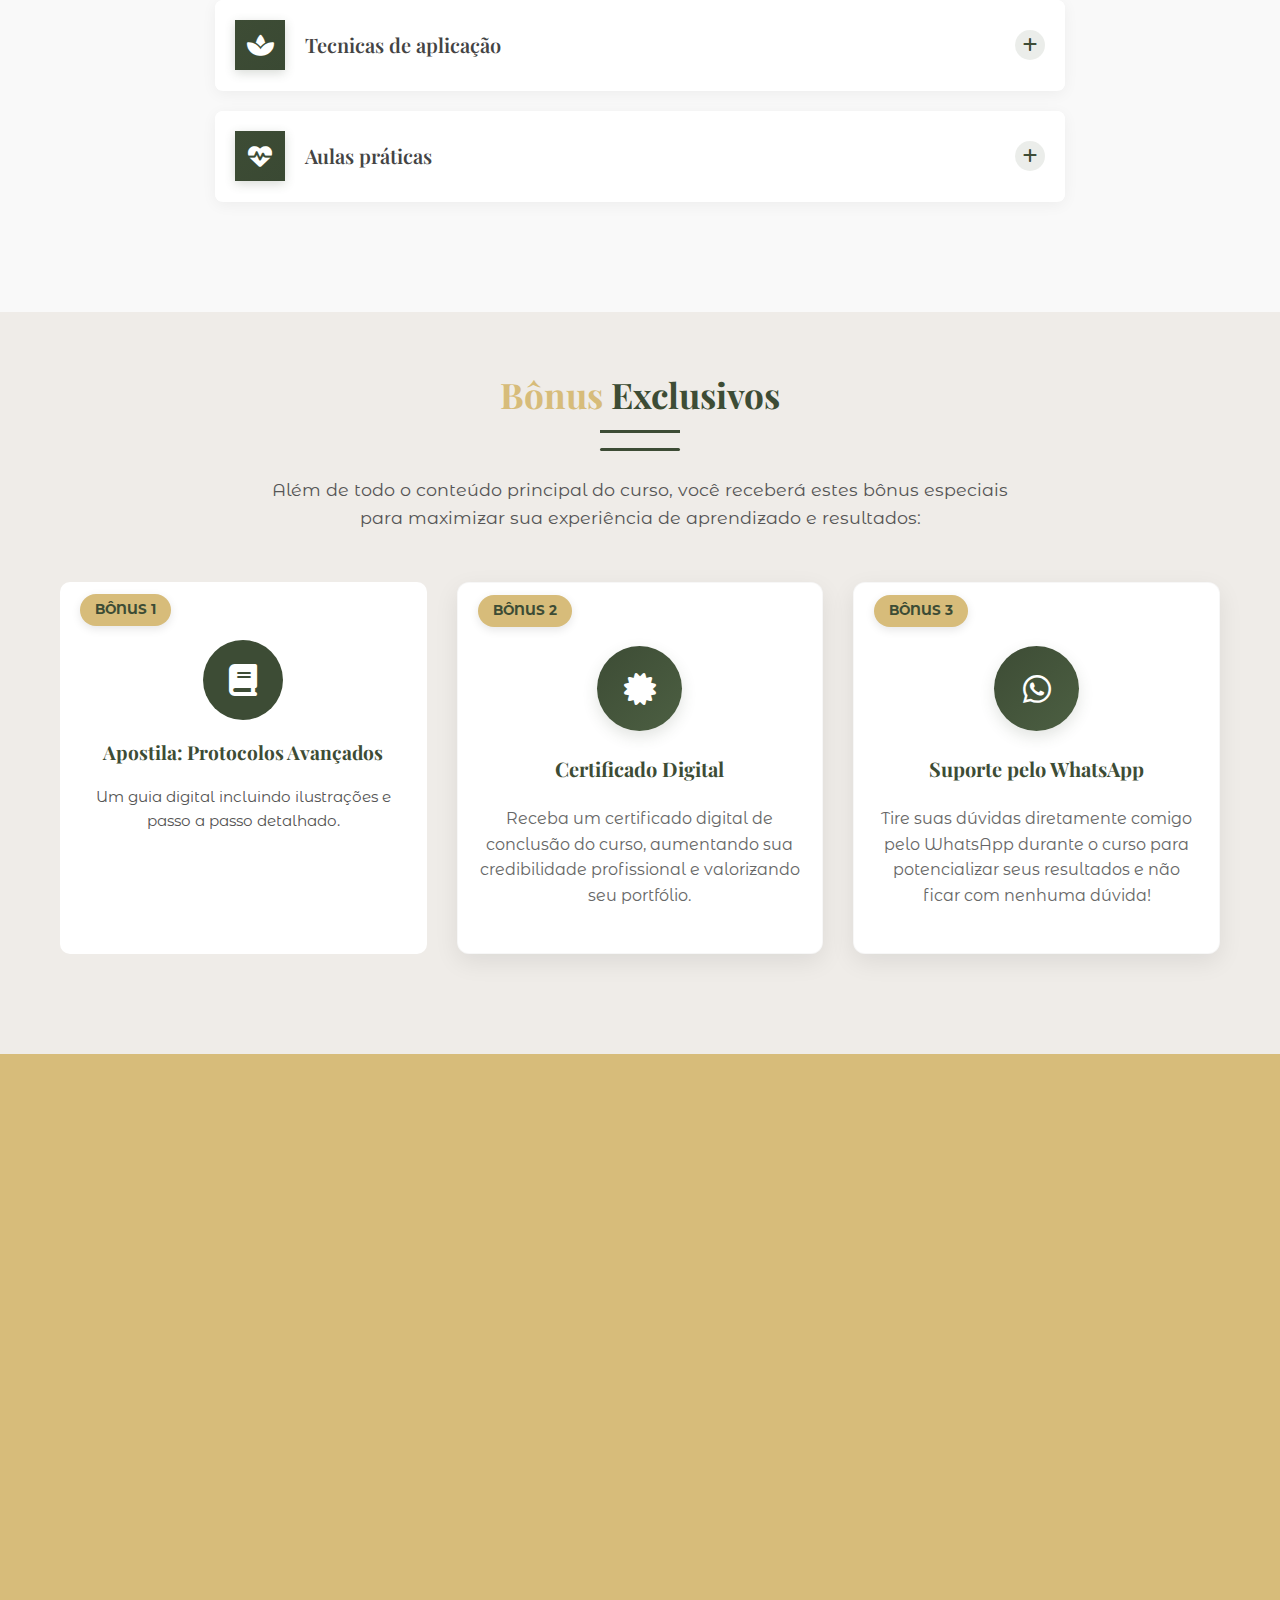
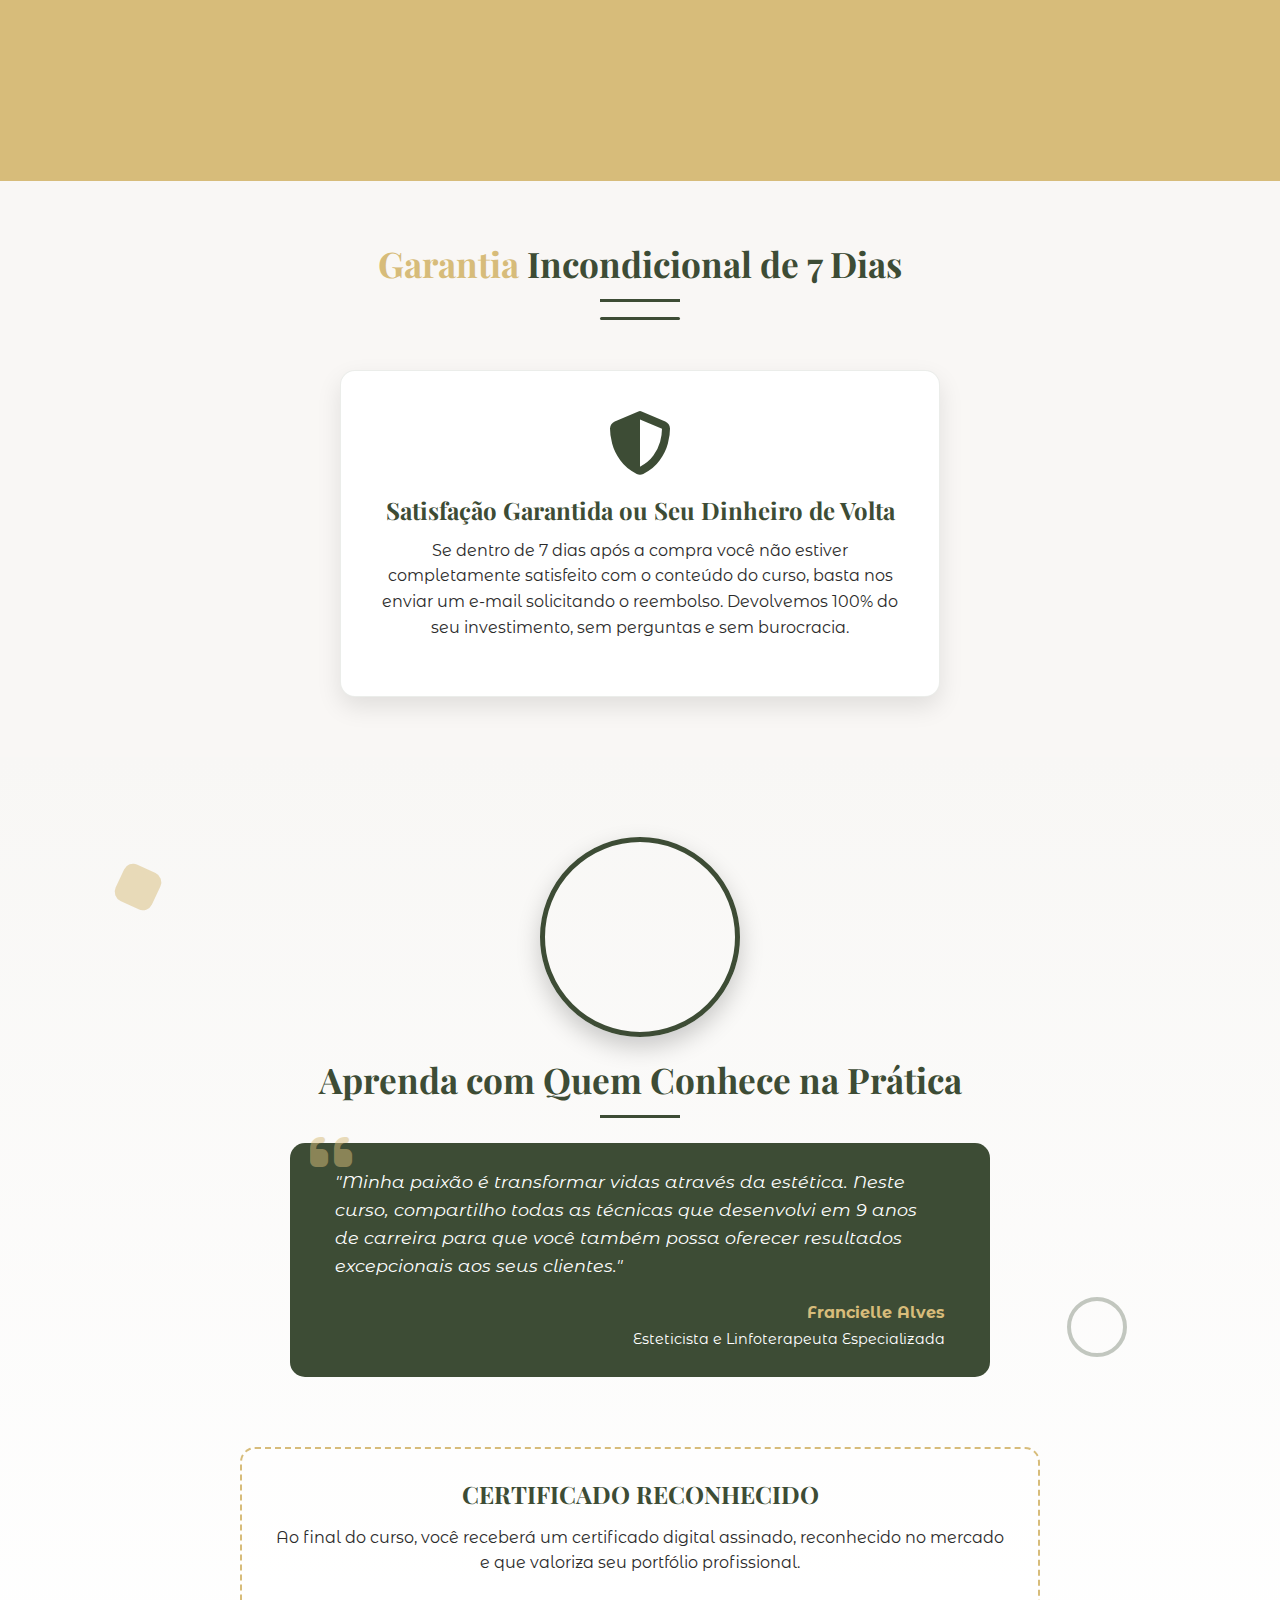
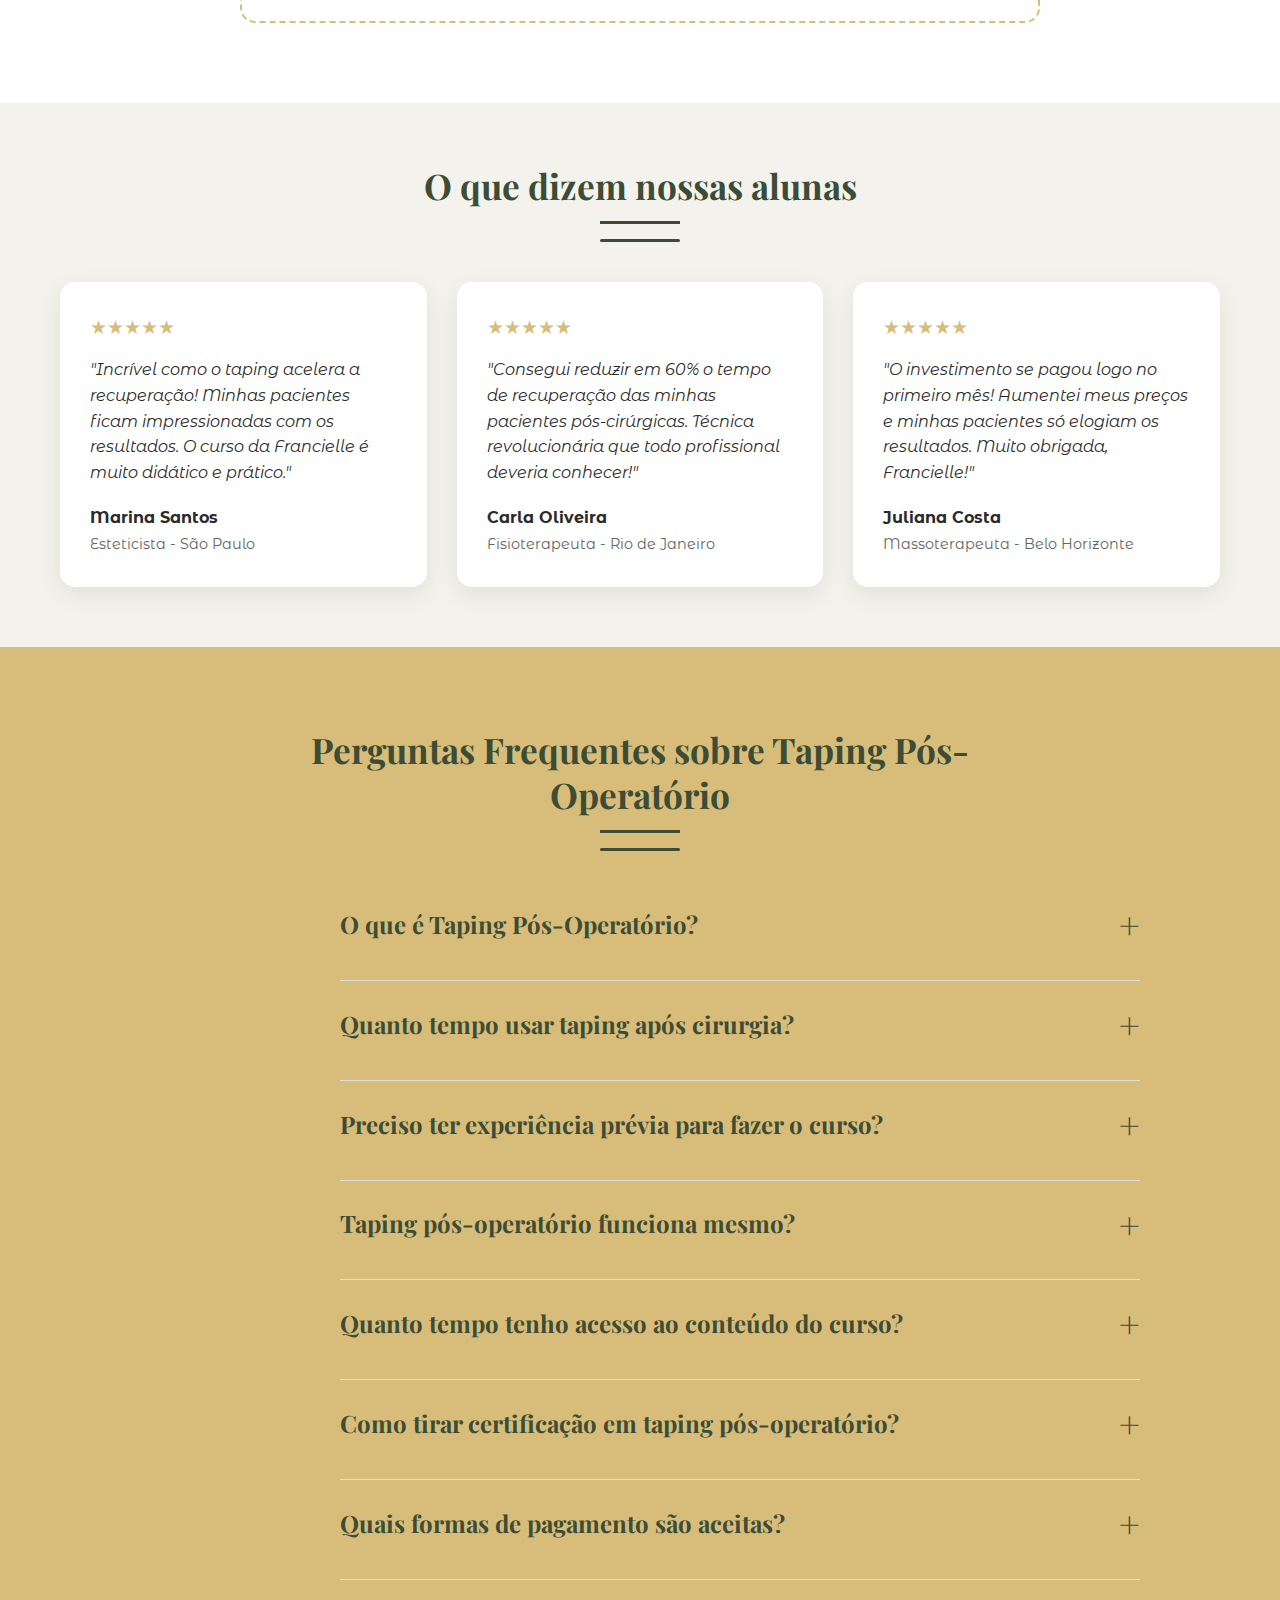
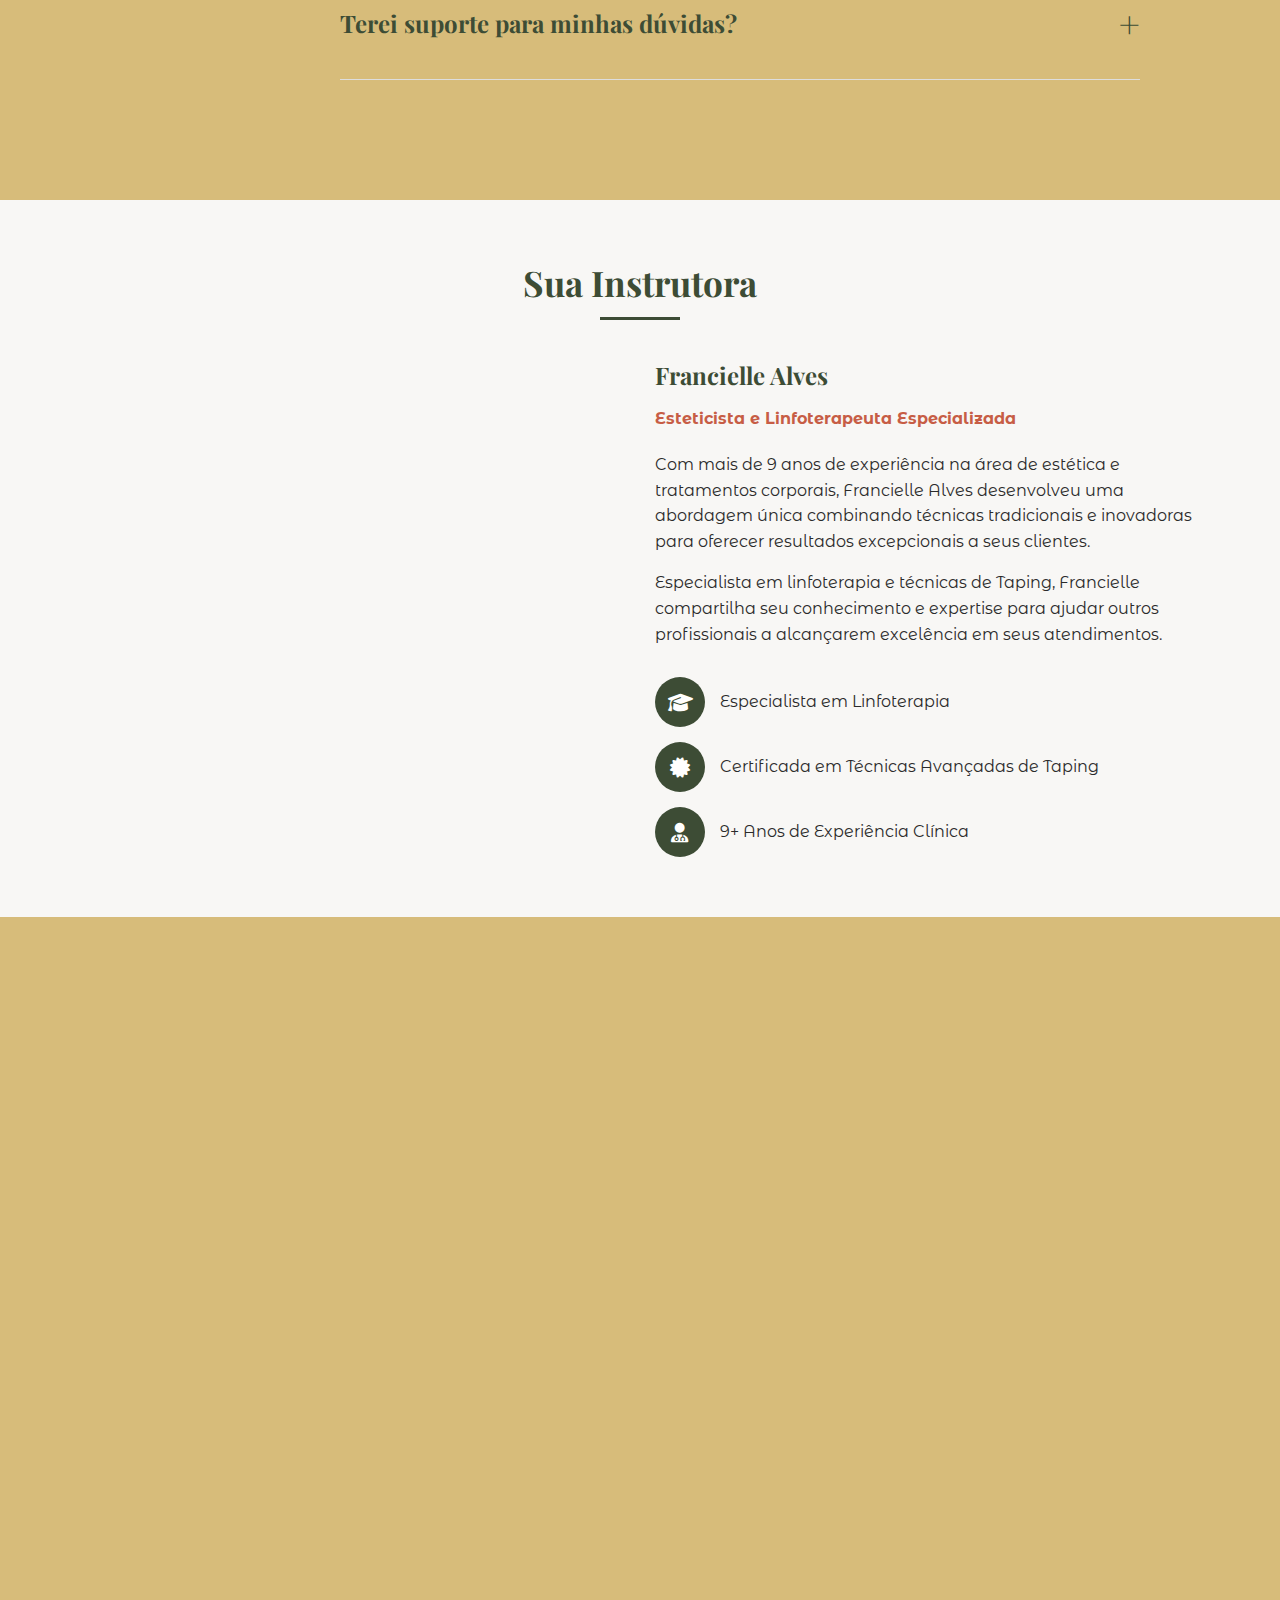
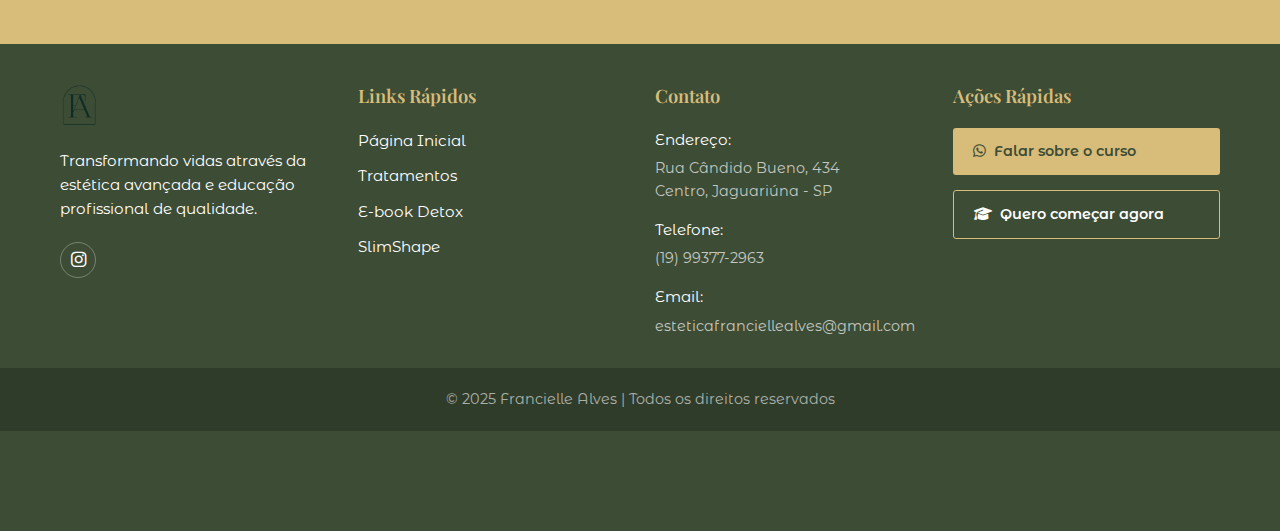
<file: taping.html>
<!DOCTYPE html>
<html lang="pt-br">
<head>
    <meta charset="UTF-8">
    <meta name="viewport" content="width=device-width, initial-scale=1.0">
    <title>Curso Taping Pós-Operatório Online | Certificação Francielle Alves 2024</title>
    <meta name="description" content="Domine o Taping Pós-Operatório e acelere a recuperação das suas pacientes. Curso online com certificação, técnicas avançadas para esteticistas. R$199,99 à vista.">
    <meta name="keywords" content="curso taping pós operatório, taping estético pós cirúrgico, curso taping para esteticistas, técnica taping pós operatório, bandagem elástica pós cirurgia, Francielle Alves">
    
    <!-- Open Graph Meta Tags -->
    <meta property="og:title" content="Curso Taping Pós-Operatório Online | Certificação Francielle Alves 2024">
    <meta property="og:description" content="Domine o Taping Pós-Operatório e acelere a recuperação das suas pacientes. Curso online com certificação, técnicas avançadas para esteticistas.">
    <meta property="og:image" content="assets/tapping1.jpg">
    <meta property="og:url" content="https://francielle-alves.github.io/landing-page-francielle-alves/taping.html">
    <meta property="og:type" content="website">
    <meta property="og:site_name" content="Francielle Alves - Esteticista">
    
    <!-- Twitter Card Meta Tags -->
    <meta name="twitter:card" content="summary_large_image">
    <meta name="twitter:title" content="Curso Taping Pós-Operatório Online | Certificação Francielle Alves 2024">
    <meta name="twitter:description" content="Domine o Taping Pós-Operatório e acelere a recuperação das suas pacientes. Curso online com certificação para esteticistas.">
    <meta name="twitter:image" content="assets/tapping1.jpg">
    
    <link rel="stylesheet" href="css/modern-style.css">
    <link rel="stylesheet" href="https://cdnjs.cloudflare.com/ajax/libs/font-awesome/6.4.0/css/all.min.css">
    <link href="https://fonts.googleapis.com/css2?family=Montserrat+Alternates:wght@300;400;500;600;700&family=Playfair+Display:wght@400;500;600;700&display=swap" rel="stylesheet">
    <link rel="stylesheet" href="https://cdn.jsdelivr.net/npm/aos@2.3.4/dist/aos.css" />
    <!-- Preload de fontes críticas para melhor performance -->
    <link rel="preload" href="https://fonts.googleapis.com/css2?family=Montserrat+Alternates:wght@400;700&family=Playfair+Display:wght@400;700&display=swap" as="style">
    
    <!-- Google tag (gtag.js) -->
    <script async src="https://www.googletagmanager.com/gtag/js?id=G-V3M0E5KL9R"></script>
    <script>
      window.dataLayer = window.dataLayer || [];
      function gtag(){dataLayer.push(arguments);}
      gtag('js', new Date());

      gtag('config', 'G-V3M0E5KL9R');
    </script>
    <!-- Swiper CSS -->
    <link rel="stylesheet" href="https://cdn.jsdelivr.net/npm/swiper@8/swiper-bundle.min.css">
    
    <!-- Schema Markup para Course -->
    <script type="application/ld+json">
    {
      "@context": "https://schema.org",
      "@type": "Course",
      "name": "Curso de Taping Pós-Operatório",
      "description": "Curso online completo de Taping para acelerar a recuperação pós-cirúrgica e reduzir edemas. Aprenda técnicas avançadas com certificação profissional.",
      "provider": {
        "@type": "Person",
        "name": "Francielle Alves",
        "jobTitle": "Esteticista Especializada em Pós-Operatório",
        "url": "https://franciellealves.com",
        "description": "9 anos de experiência em estética e pós-operatório"
      },
      "offers": {
        "@type": "Offer",
        "price": "199,99",
        "priceCurrency": "BRL",
        "category": "Educação Online",
        "availability": "InStock",
        "validFrom": "2024-01-01"
      },
      "courseMode": "online",
      "educationalLevel": "Intermediário",
      "timeRequired": "P30D",
      "teaches": [
        "Técnicas de Taping Pós-Operatório",
        "Aplicação de bandagem elástica",
        "Redução de edema pós-cirúrgico",
        "Protocolo de recuperação acelerada"
      ],
      "coursePrerequisites": "Conhecimentos básicos em estética ou área da saúde",
      "aggregateRating": {
        "@type": "AggregateRating",
        "ratingValue": "4.9",
        "reviewCount": "127"
      }
    }
    </script>
    
    <style>
        /* Estilos específicos para a página de vendas - Design System */
        
        /* Classes Reutilizáveis - Consolidadas do CSS Inline */
        .cta-button-primary {
            display: inline-block;
            padding: 22px 48px;
            font-size: 1.3em;
            font-weight: bold;
            background: var(--color-secondary);
            color: var(--color-primary);
            border-radius: 50px;
            text-decoration: none;
            text-transform: uppercase;
            letter-spacing: 1px;
            box-shadow: 0 5px 20px rgba(215, 188, 122, 0.3);
            transition: all 0.3s ease;
        }
        
        .cta-button-secondary {
            display: inline-block;
            padding: 20px 40px;
            font-size: 1.2em;
            font-weight: bold;
            background: var(--color-primary);
            color: var(--color-secondary);
            border-radius: 50px;
            text-decoration: none;
            text-transform: uppercase;
            letter-spacing: 1px;
            box-shadow: 0 5px 20px rgba(61, 76, 53, 0.4);
            transition: all 0.3s ease;
        }
        
        .section-container {
            max-width: 700px;
            margin: 0 auto;
            padding: 0 20px;
        }
        
        .section-container-wide {
            max-width: 800px;
            margin: 0 auto;
            padding: 0 20px;
        }
        
        .section-title-primary {
            font-size: 2em;
            color: var(--color-primary);
            margin-bottom: 40px;
            text-align: center;
            font-family: var(--font-secondary);
        }
        
        .card-item {
            display: flex;
            align-items: center;
            gap: 20px;
            padding: 25px;
            background: var(--color-neutral-100);
            border-radius: 12px;
            border-left: 4px solid var(--color-secondary);
            box-shadow: 0 4px 15px rgba(0,0,0,0.08);
            transition: all 0.3s ease;
        }
        
        .numbered-badge {
            background: var(--color-secondary);
            color: var(--color-primary);
            width: 45px;
            height: 45px;
            border-radius: 50%;
            display: flex;
            align-items: center;
            justify-content: center;
            font-weight: bold;
            font-size: 1.1em;
            flex-shrink: 0;
        }
        
        .flex-column-gap {
            display: flex;
            flex-direction: column;
            gap: 25px;
        }
        
        .text-center {
            text-align: center;
        }
        
        .mt-40 {
            margin-top: 40px;
        }
        
        /* Melhorias de Acessibilidade */
        .nav-links a:focus,
        .cta-button-primary:focus,
        .cta-button-secondary:focus,
        button:focus,
        input:focus,
        textarea:focus {
            outline: 2px solid var(--color-secondary);
            outline-offset: 2px;
            box-shadow: 0 0 0 4px rgba(215, 188, 122, 0.3);
        }
        
        .menu-toggle:focus {
            outline: 2px solid var(--color-secondary);
            outline-offset: 2px;
        }
        
        /* Skip to main content link */
        .skip-link {
            position: absolute;
            top: -40px;
            left: 6px;
            background: var(--color-primary);
            color: var(--color-secondary);
            padding: 8px;
            text-decoration: none;
            border-radius: 4px;
            z-index: 1000;
        }
        
        .skip-link:focus {
            top: 6px;
        }
        
        /* Breadcrumbs */
        .breadcrumb {
            display: none;
            background: rgba(255,255,255,0.1);
            padding: 10px 0;
            font-size: 0.9em;
        }
        
        .breadcrumb ol {
            list-style: none;
            padding: 0;
            margin: 0;
            display: flex;
            align-items: center;
            max-width: 1200px;
            margin: 0 auto;
            padding: 0 20px;
        }
        
        .breadcrumb li {
            color: rgba(255,255,255,0.8);
        }
        
        .breadcrumb li:not(:last-child)::after {
            content: ' › ';
            margin: 0 8px;
            color: var(--color-secondary);
        }
        
        .breadcrumb a {
            color: rgba(255,255,255,0.9);
            text-decoration: none;
        }
        
        .breadcrumb a:hover {
            color: var(--color-secondary);
        }
        :root {
            --color-primary: #3D4C35;
            --color-secondary: #d7bc7a;
            --color-light: #f4f2ed;
            --color-dark: #2a2a2a;
            --color-accent: #c75d45;
            --color-neutral-100: #ffffff;
            --color-neutral-200: #f8f8f8;
            --color-neutral-300: #f0f0f0;
            --color-neutral-400: #e0e0e0;
            --color-neutral-500: #c0c0c0;
            --color-text-primary: #333333;
            --color-text-secondary: #666666;
            --color-text-muted: #888888;
            --font-primary: 'Montserrat Alternates', sans-serif;
            --font-secondary: 'Playfair Display', serif;
            --box-shadow-sm: 0 4px 12px rgba(0,0,0,0.05);
            --box-shadow: 0 8px 25px rgba(0,0,0,0.08);
            --box-shadow-lg: 0 12px 32px rgba(0,0,0,0.12);
            --border-radius-sm: 6px;
            --border-radius: 12px;
            --border-radius-lg: 20px;
            --transition-fast: all 0.2s ease;
            --transition: all 0.3s ease;
            --transition-slow: all 0.5s ease;
            --spacing-xs: 0.25rem;
            --spacing-sm: 0.5rem;
            --spacing-md: 1rem;
            --spacing-lg: 1.5rem;
            --spacing-xl: 2rem;
            --spacing-2xl: 3rem;
            --spacing-3xl: 4rem;
        }
        
        /* Sobrescrever cores do menu */
        .header, .header.scrolled {
            background-color: #EFECE8 !important;
        }
        
        .navbar {
            background-color: transparent !important;
        }
        
        /* Redefinir todas as cores do menu */
        .nav-links a {
            color: var(--color-primary) !important;
        }
        
        .nav-links a:hover {
            color: #3D4C35 !important;
        }
        
        .nav-links a::after {
            background-color: #3D4C35 !important;
        }
        
        .menu-toggle span {
            background-color: #3D4C35 !important;
        }
        
        /* Garantir que o menu móvel tenha a cor correta */
        @media (max-width: 768px) {
            .nav-links {
                background-color: #EFECE8 !important;
            }
            
            .nav-links li a {
                color: #3D4C35 !important;
            }
        }
        
        body {
            font-family: var(--font-primary);
            color: var(--color-dark);
            line-height: 1.6;
        }
        
        .hero-section {
            background: linear-gradient(rgba(45, 58, 39, 0.92), rgba(45, 58, 39, 0.95));
            background-size: cover;
            background-position: center;
            background-attachment: fixed;
            color: #fff;
            padding: 140px 0 120px;
            margin-top: 0;
            position: relative;
            overflow: hidden;
            box-shadow: var(--box-shadow-lg);
        }
        
        .hero-section::after {
            content: '';
            position: absolute;
            bottom: -50px;
            left: 0;
            width: 100%;
            height: 100px;
            background: linear-gradient(to bottom right, transparent 49%, #fff 50%);
        }
        
        .hero-section h1 {
            color: #fff;
            font-family: var(--font-secondary);
            font-size: calc(2.5rem + 1.5vw);
            margin-bottom: 25px;
            font-weight: 700;
            line-height: 1.2;
            text-shadow: 0 2px 8px rgba(0,0,0,0.25);
            letter-spacing: -0.02em;
        }
        
        .hero-section p {
            font-size: calc(1rem + 0.2vw);
            max-width: 650px;
            margin: 0 auto 30px;
            line-height: 1.7;
            letter-spacing: 0.01em;
        }
        
        .hero-section p {
            color: rgba(255, 255, 255, 0.9);
            font-size: 1.3em;
            max-width: 800px;
            margin: 0 auto 40px;
            line-height: 1.7;
        }
        
        .price-tag {
            background: var(--color-secondary);
            color: var(--color-primary);
            padding: 15px 30px;
            font-weight: bold;
            border-radius: 50px;
            display: inline-block;
            margin: 25px 0;
            font-size: 1.7em;
            box-shadow: 0 5px 15px rgba(215, 188, 122, 0.4);
            transform: rotate(-2deg);
            position: relative;
            z-index: 2;
        }
        
        .price-tag::after {
            content: '';
            position: absolute;
            top: 8px;
            left: 8px;
            right: -8px;
            bottom: -8px;
            border: 2px dashed var(--color-secondary);
            border-radius: 50px;
            opacity: 0.5;
            z-index: -1;
        }
        
        .benefits-section {
            background: var(--color-light);
            padding: 100px 20px;
            position: relative;
            overflow: hidden;
        }
        
        .benefits-section::before {
            content: '';
            position: absolute;
            top: 0;
            left: 0;
            width: 100%;
            height: 100%;
            background-image: url('[data-uri]');
            opacity: 0.5;
        }
        
        .benefit-item {
            display: flex;
            align-items: flex-start;
            margin-bottom: 40px;
            max-width: 850px;
            margin-left: auto;
            margin-right: auto;
            text-align: left;
            background: #fff;
            border-radius: var(--border-radius);
            padding: 30px;
            box-shadow: var(--box-shadow);
            transition: transform 0.3s ease;
        }
        
        .benefit-item:hover {
            transform: translateY(-5px);
        }
        
        .benefit-icon {
            background: var(--color-primary);
            color: #fff;
            width: 70px;
            height: 70px;
            border-radius: 50%;
            display: flex;
            align-items: center;
            justify-content: center;
            margin-right: 25px;
            flex-shrink: 0;
            font-size: 1.5em;
            position: relative;
            box-shadow: 0 5px 15px rgba(61, 76, 53, 0.2);
        }
        
        .benefit-icon::after {
            content: '';
            position: absolute;
            top: -5px;
            left: -5px;
            right: -5px;
            bottom: -5px;
            border: 2px dashed var(--color-primary);
            border-radius: 50%;
            opacity: 0.3;
        }
        
        .benefit-text {
            flex-grow: 1;
        }
        
        .benefit-text h3 {
            margin-top: 0;
            color: var(--color-primary);
            font-family: var(--font-secondary);
            font-size: 1.4em;
            margin-bottom: 10px;
        }
        
        .benefit-text p {
            color: var(--color-dark);
            line-height: 1.6;
            margin-bottom: 0;
        }
        
        .testimonials-section {
            background: #fff;
            padding: 60px 20px;
        }
        
        .testimonial-container {
            display: flex;
            flex-wrap: wrap;
            justify-content: center;
            gap: 30px;
            margin-top: 40px;
        }
        
        .testimonial {
            background: #f5f5f5;
            border-radius: 10px;
            padding: 30px;
            max-width: 350px;
            position: relative;
            box-shadow: 0 5px 15px rgba(0,0,0,0.1);
        }
        
        .testimonial-quote {
            font-style: italic;
            margin-bottom: 20px;
        }
        
        .testimonial-name {
            font-weight: bold;
            color: #3D4C35;
        }
        
        .guarantee-section {
            background: #f9f7f5;
            padding: 60px 20px;
            text-align: center;
        }
        
        .guarantee-box {
            border: 2px dashed #3D4C35;
            padding: 30px;
            max-width: 800px;
            margin: 0 auto;
            border-radius: 10px;
        }
        
        .cta-section {
            background: linear-gradient(rgba(61, 76, 53, 0.9), rgba(61, 76, 53, 1));
            color: #fff;
            padding: 80px 20px;
            text-align: center;
        }
        
        .cta-button {
            background: #d7bc7a;
            color: #3D4C35;
            font-size: 1.3em;
            padding: 20px 40px;
            border-radius: 50px;
            font-weight: bold;
            text-decoration: none;
            display: inline-block;
            margin: 30px 0;
            transition: all 0.3s ease;
            border: none;
            cursor: pointer;
            text-transform: uppercase;
            box-shadow: 0 5px 15px rgba(0,0,0,0.2);
        }
        
        .cta-button:hover {
            transform: scale(1.05);
            box-shadow: 0 8px 20px rgba(0,0,0,0.3);
        }
        
        .faq-section {
            padding: 60px 20px;
        }
        
        .faq-item {
            max-width: 800px;
            margin: 0 auto 20px;
            border-bottom: 1px solid #ddd;
            padding-bottom: 20px;
        }
        
        .faq-item h3 {
            cursor: pointer;
            display: flex;
            justify-content: space-between;
            align-items: center;
        }
        
        .faq-item h3::after {
            content: '+';
            font-size: 1.5em;
        }
        
        .faq-item.active h3::after {
            content: '-';
        }
        
        .faq-answer {
            display: none;
            padding-top: 15px;
        }
        
        .faq-item.active .faq-answer {
            display: block;
        }
        
        .module-section {
            padding: 60px 20px;
            background: #f5f5f5;
        }
        
        .module-container {
            display: flex;
            flex-direction: column;
            max-width: 800px;
            margin: 0 auto;
            gap: 20px;
        }
        
        .module-item {
            background: #fff;
            border-radius: 10px;
            padding: 25px;
            box-shadow: 0 4px 10px rgba(0,0,0,0.1);
        }
        
        .module-number {
            background: #3D4C35;
            color: #fff;
            width: 40px;
            height: 40px;
            border-radius: 50%;
            display: flex;
            align-items: center;
            justify-content: center;
            margin-bottom: 15px;
            font-weight: bold;
        }
        

        
        .bonus-section {
            background: #EFECE8;
            padding: 60px 20px;
        }
        
        .bonus-container {
            display: flex;
            flex-wrap: wrap;
            justify-content: center;
            gap: 30px;
            max-width: 1000px;
            margin: 0 auto;
        }
        
        .bonus-item {
            background: #fff;
            border-radius: 10px;
            padding: 25px;
            box-shadow: 0 4px 10px rgba(0,0,0,0.1);
            max-width: 300px;
            text-align: center;
            position: relative;
            overflow: hidden;
        }
        
        .bonus-badge {
            position: absolute;
            top: 10px;
            right: -30px;
            background: #d7bc7a;
            color: #3D4C35;
            transform: rotate(45deg);
            padding: 5px 30px;
            font-weight: bold;
            font-size: 0.8em;
        }
        
        @media (max-width: 768px) {
            .benefit-item {
                flex-direction: column;
                align-items: center;
                text-align: center;
            }
            
            .benefit-icon {
                margin-right: 0;
                margin-bottom: 15px;
            }
        }
    </style>
</head>
<body>
    <!-- Skip to main content para acessibilidade -->
    <a href="#main-content" class="skip-link">Pular para o conteúdo principal</a>
    
    <header class="header" role="banner">
        <nav class="navbar" role="navigation">
            <div class="logo-container">
                <a href="index.html">
                    <img src="assets/icon/logo.png" class="icon-large" alt="Logo Francielle Alves - Esteticista">
                </a>
            </div>
            <ul class="nav-links">
                <li><a href="index.html">Página Inicial</a></li>
                <li><a href="#beneficios">Por que Taping</a></li>
                <li><a href="#modulos">Módulos</a></li>
                <li><a href="#bonus">Bônus</a></li>
                <li><a href="#garantia">Garantia</a></li>
                <li><a href="#perguntas">Perguntas</a></li>
                <li><a href="cursos-vip.html">Curso VIP</a></li>
            </ul>
            <button class="menu-toggle" aria-label="Abrir menu">
                <span></span>
                <span></span>
                <span></span>
            </button>
        </nav>
    </header>
    
    <!-- Breadcrumbs -->
    <nav class="breadcrumb" aria-label="Breadcrumb">
        <ol itemscope itemtype="https://schema.org/BreadcrumbList">
            <li itemprop="itemListElement" itemscope itemtype="https://schema.org/ListItem">
                <a itemprop="item" href="index.html">
                    <span itemprop="name">Início</span>
                </a>
                <meta itemprop="position" content="1" />
            </li>
            <li itemprop="itemListElement" itemscope itemtype="https://schema.org/ListItem">
                <a itemprop="item" href="cursos.html">
                    <span itemprop="name">Cursos</span>
                </a>
                <meta itemprop="position" content="2" />
            </li>
            <li itemprop="itemListElement" itemscope itemtype="https://schema.org/ListItem">
                <span itemprop="name">Curso de Taping Pós-Operatório</span>
                <meta itemprop="position" content="3" />
            </li>
        </ol>
    </nav>

    <main id="main-content">
        <!-- Seção Hero com Francielle em Destaque -->
        <section class="hero-section">
            <div class="container">
                <div style="display: flex; flex-wrap: wrap; align-items: center; justify-content: space-between; max-width: 1200px; margin: 0 auto; padding: 0 20px;">
                    <div style="flex: 1; min-width: 300px; max-width: 600px; text-align: left; z-index: 2;" data-aos="fade-right" data-aos-duration="800">
                        <h1>Curso de <span style="color: var(--color-secondary);">Taping Pós-Operatório</span>: Acelere a Recuperação e <span style="color: var(--color-secondary);">Aumente seus Resultados</span></h1>
                        <p>
                            <strong>Já imaginou dominar a técnica que pode transformar o pós-operatório das suas pacientes e ainda te posicionar como referência na estética?</strong>
                        </p>
                        
                        <div class="text-center mt-40">
                            <a href="https://pay.kiwify.com.br/72Fvhtk" class="cta-button-primary">COMPRAR AGORA</a>
                        </div>
                    </div>
                    <div style="flex: 1; min-width: 330px; max-width: 500px; z-index: 2; position: relative; text-align: center;" data-aos="fade-left" data-aos-duration="800" data-aos-delay="100">
                        <div style="position: relative; margin-top: 20px;">
                            <!-- Elementos decorativos -->
                            <div style="position: absolute; top: -15px; left: -15px; width: 80px; height: 80px; border: 3px solid var(--color-secondary); border-radius: 50%; z-index: -1;"></div>
                            <div style="position: absolute; bottom: -25px; right: -25px; width: 120px; height: 120px; border: 3px dashed rgba(215, 188, 122, 0.4); border-radius: 50%; z-index: -1;"></div>
                            
                            <img src="assets/profile.png" alt="Francielle Alves - Especialista em Taping Pós-Operatório e Esteticista com 9 anos de experiência" loading="lazy" style="max-width: 85%; border-radius: 15px; box-shadow: 0 15px 35px rgba(0,0,0,0.25); border: 8px solid rgba(255,255,255,0.15);" />
                            
                            <div style="position: absolute; bottom: -25px; right: 30px; background: var(--color-secondary); color: var(--color-primary); padding: 12px 25px; border-radius: 50px; font-weight: bold; box-shadow: 0 5px 15px rgba(0,0,0,0.1);">
                                <i class="fas fa-award" style="margin-right: 8px;"></i> 9+ Anos de Experiência
                            </div>
                        </div>
                        
                        <!-- Badges de credibilidade -->
                        <div style="display: flex; justify-content: center; gap: 15px; margin-top: 50px;">
                            <div style="background: rgba(255,255,255,0.1); padding: 10px 15px; border-radius: 8px; display: flex; align-items: center; gap: 8px;">
                                <i class="fas fa-certificate" style="color: var(--color-secondary);"></i>
                                <span>Certificado</span>
                            </div>
                            <div style="background: rgba(255,255,255,0.1); padding: 10px 15px; border-radius: 8px; display: flex; align-items: center; gap: 8px;">
                                <i class="fas fa-video" style="color: var(--color-secondary);"></i>
                                <span>Acesso Vitalício</span>
                            </div>
                        </div>
                    </div>
                </div>
                <!-- Overlay effect para melhorar legibilidade -->
                <div style="position: absolute; top: 0; left: 0; right: 0; bottom: 0; background: linear-gradient(rgba(61, 76, 53, 0.85), rgba(61, 76, 53, 0.95)); z-index: 1;"></div>
            </div>
        </section>
        
        <!-- Seção Sobre o Curso -->
        <section style="padding: 40px 0; text-align: center;">
            <div class="container" style="max-width: 800px; margin: 0 auto; padding: 0 20px;">
                <p style="font-size: 1.4em; color: var(--color-text-primary); line-height: 1.8; margin-bottom: 15px;">
                    Um curso completo, 100% online, criado por quem vive o dia a dia da estética há 9 anos.
                </p>
                <p style="font-size: 1.3em; color: var(--color-primary); font-weight: 700; line-height: 1.5;">
                    Domine o taping funcional, acelere a recuperação das pacientes e aumente seu valor no mercado!
                </p>
            </div>
        </section>
        
        <!-- Seção Benefícios -->
        <section id="beneficios" class="benefits-section">
            <div class="section-header">
                <h2 class="section-title">Por que aprender <span class="highlight">Taping</span> vai revolucionar seus atendimentos?</h2>
                <div class="section-divider"></div>
            </div>
            
            <!-- Layout de destaque com imagem maior -->
            <div style="max-width: 1100px; margin: 0 auto 60px; display: flex; flex-wrap: wrap; align-items: center; gap: 30px; padding: 0 20px;">
                <div style="flex: 1; min-width: 300px; position: relative;">
                    <div style="position: relative; z-index: 2;">
                        <img src="assets/tapping1.jpg" alt="Aplicação de Taping Pós-Operatório - Técnica para acelerar recuperação após cirurgia plástica" loading="lazy" style="width: 100%; border-radius: 15px; box-shadow: 0 15px 30px rgba(0,0,0,0.15);">
                        <!-- Elementos decorativos -->
                        <div style="position: absolute; top: -15px; left: -15px; width: 70px; height: 70px; border: 3px solid var(--color-secondary); border-radius: 50%; z-index: -1;"></div>
                        <div style="position: absolute; bottom: -20px; right: -20px; width: 100px; height: 100px; border: 3px dashed rgba(215, 188, 122, 0.4); border-radius: 50%; z-index: -1;"></div>
                    </div>
                    <div style="position: absolute; bottom: -15px; left: 20px; background-color: var(--color-secondary); color: var(--color-primary); padding: 8px 20px; border-radius: 30px; font-weight: bold; font-size: 0.9rem; box-shadow: 0 5px 15px rgba(0,0,0,0.1); z-index: 3;">
                        <i class="fas fa-certificate" style="margin-right: 8px;"></i> Técnica Exclusiva
                    </div>
                </div>
                
                <div style="flex: 1; min-width: 300px;">
                    <h3 style="color: var(--color-primary); font-family: var(--font-secondary); font-size: 1.8em; margin-bottom: 20px;">Aprenda com quem domina a técnica</h3>
                    <p style="font-size: 1.1em; margin-bottom: 25px; line-height: 1.7;">
                        O Taping é uma técnica avançada que transforma completamente seus resultados e valoriza seu trabalho como profissional. Com a orientação especializada de Francielle Alves, você vai aprender todos os detalhes para aplicação perfeita.
                    </p>
                    
                </div>
            </div>
            
            <div class="benefit-item">
                <div class="benefit-icon">
                    <i class="fas fa-money-bill-wave fa-2x"></i>
                </div>
                <div class="benefit-text">
                    <h3>Aumente o valor dos seus atendimentos</h3>
                    <p>Ao dominar as técnicas de Taping, você poderá oferecer um serviço diferenciado e valorizado no mercado, aumentando significativamente seus ganhos. Profissionais que dominam esta técnica conseguem cobrar até 3x mais por sessão.</p>
                </div>
            </div>
            
            <div class="benefit-item">
                <div class="benefit-icon">
                    <i class="fas fa-user-check fa-2x"></i>
                </div>
                <div class="benefit-text">
                    <h3>Resultados visíveis desde a primeira aplicação</h3>
                    <p>O Taping proporciona resultados imediatos que seus clientes podem ver e sentir logo na primeira sessão. Essa eficácia gera fidelização e recomendações, expandindo sua clientela naturalmente.</p>
                </div>
            </div>
            
            <div class="benefit-item">
                <div class="benefit-icon">
                    <i class="fas fa-medal fa-2x"></i>
                </div>
                <div class="benefit-text">
                    <h3>Torne-se referência em sua região</h3>
                    <p>Ao se especializar em Taping, você se destaca entre os profissionais convencionais, posicionando-se como autoridade e referência em técnicas avançadas, atraindo clientes que buscam o que há de melhor no mercado.</p>
                </div>
            </div>
            
            <div class="benefit-item">
                <div class="benefit-icon">
                    <i class="fas fa-tools fa-2x"></i>
                </div>
                <div class="benefit-text">
                    <h3>Versatilidade em diferentes tratamentos</h3>
                    <p>Aprenda a aplicar o Taping em diversos tratamentos: pós-operatório, modelagem corporal, redução de edemas, tratamento para diástase, tensão muscular e muito mais. Uma técnica, múltiplas aplicações.</p>
                </div>
            </div>
        </section>
        
        <!-- Seção Para Quem é o Curso -->
        <section style="padding: 30px 0;">
            <div class="section-container-wide">
                <h2 class="section-title-primary">
                    Para quem é esse curso?
                </h2>
                <div class="flex-column-gap">
                    <div class="card-item">
                        <div class="numbered-badge">01</div>
                        <p style="font-size: 1.1em; color: var(--color-text-primary); line-height: 1.6; margin: 0;">
                            <strong style="color: var(--color-primary);">Profissionais de estética</strong> que atendem pós-operatório e querem se diferenciar no mercado
                        </p>
                    </div>
                    <div class="card-item">
                        <div class="numbered-badge">02</div>
                        <p style="font-size: 1.1em; color: var(--color-text-primary); line-height: 1.6; margin: 0;">
                            Quem quer <strong style="color: var(--color-primary);">entregar mais resultados</strong> e fidelizar pacientes com técnicas avançadas
                        </p>
                    </div>
                    <div class="card-item">
                        <div class="numbered-badge">03</div>
                        <p style="font-size: 1.1em; color: var(--color-text-primary); line-height: 1.6; margin: 0;">
                            <strong style="color: var(--color-primary);">Estudantes ou recém-formadas</strong> que desejam começar com autoridade e confiança
                        </p>
                    </div>
                    <div class="card-item">
                        <div class="numbered-badge">04</div>
                        <p style="font-size: 1.1em; color: var(--color-text-primary); line-height: 1.6; margin: 0;">
                            <strong style="color: var(--color-primary);">Você</strong>, que quer agregar valor ao seu atendimento e cobrar mais por seus serviços
                        </p>
                    </div>
                    
                    <!-- Botão CTA -->
                    <div class="text-center mt-40">
                        <a href="https://pay.kiwify.com.br/72Fvhtk" class="cta-button-secondary">
                            COMPRAR AGORA
                        </a>
                    </div>
                </div>
            </div>
        </section>
        
        <!-- Seção de Módulos -->
        <section id="modulos" class="module-section">
            <div class="section-header">
                <h2 class="section-title">O que você vai <span class="highlight">aprender</span> neste curso</h2>
                <div class="section-divider"></div>
                <p class="section-subtitle">Clique para expandir e conhecer mais sobre cada módulo</p>
            </div>
            
            <div class="syllabus-container">
                <div class="syllabus-item">
                    <div class="syllabus-header" data-target="syllabus-1">
                        <div class="syllabus-icon"><i class="fas fa-book"></i></div>
                        <h3>Fundamentos do Taping</h3>
                        <div class="syllabus-toggle"><i class="fas fa-plus"></i></div>
                    </div>
                    <div class="syllabus-content" id="syllabus-1">
                        <p>Aprenda o que é o taping, suas funções e princípios básicos para uma aplicação segura e eficaz nos diferentes tipos de pós-operatório.</p>
                    </div>
                </div>
                
                <div class="syllabus-item">
                    <div class="syllabus-header" data-target="syllabus-2">
                        <div class="syllabus-icon"><i class="fas fa-toolbox"></i></div>
                        <h3>Fisiologia do Taping</h3>
                        <div class="syllabus-toggle"><i class="fas fa-plus"></i></div>
                    </div>
                    <div class="syllabus-content" id="syllabus-2">
                        <p>Entenda como o taping atua na pele, nos músculos e no sistema linfático, acelerando a recuperação e potencializando os resultados.</p>
                    </div>
                </div>
                
                <div class="syllabus-item">
                    <div class="syllabus-header" data-target="syllabus-3">
                        <div class="syllabus-icon"><i class="fas fa-hands"></i></div>
                        <h3>Fases da cicatrização</h3>
                        <div class="syllabus-toggle"><i class="fas fa-plus"></i></div>
                    </div>
                    <div class="syllabus-content" id="syllabus-3">
                        <p>Conheça as fases da cicatrização e saiba como aplicar o taping em cada etapa para otimizar o processo de regeneração dos tecidos.</p>
                    </div>
                </div>
                
                <div class="syllabus-item">
                    <div class="syllabus-header" data-target="syllabus-4">
                        <div class="syllabus-icon"><i class="fas fa-spa"></i></div>
                        <h3>Tecnicas de aplicação</h3>
                        <div class="syllabus-toggle"><i class="fas fa-plus"></i></div>
                    </div>
                    <div class="syllabus-content" id="syllabus-4">
                        <p>Aprenda técnicas específicas de taping para acelerar a cicatrização, prevenir fibroses e reduzir hematomas, e como os cortes podem melhorar o resultado estético das cirurgias</p>
                    </div>
                </div>
                
                <div class="syllabus-item">
                    <div class="syllabus-header" data-target="syllabus-5">
                        <div class="syllabus-icon"><i class="fas fa-heartbeat"></i></div>
                        <h3>Aulas práticas</h3>
                        <div class="syllabus-toggle"><i class="fas fa-plus"></i></div>
                    </div>
                    <div class="syllabus-content" id="syllabus-5">
                        <p>Demonstrações de taping na prática: abdominoplastia, lipoaspiração, lipo de papada, blefaroplastia e rinoplastia para aplicação segura e com resultados reais.</p>
                    </div>
                </div>
            </div>
        </section>
        
        <!-- Seção de Bônus -->
        <section id="bonus" class="bonus-section">
            <div class="section-header">
                <h2 class="section-title"><span class="highlight">Bônus</span> Exclusivos</h2>
                <div class="section-divider"></div>
                <p class="description">Além de todo o conteúdo principal do curso, você receberá estes bônus especiais para maximizar sua experiência de aprendizado e resultados:</p>
            </div>
            
            <!-- Desktop: Grid de bônus -->
            <div class="bonus-desktop" style="margin: 40px auto; max-width: 1200px; padding: 0 20px;">
                <div style="display: grid; grid-template-columns: repeat(auto-fit, minmax(300px, 1fr)); gap: 30px; justify-content: center;">
                    <!-- Bônus 1 -->
                    <div style="background: white; border-radius: 10px; padding: 38px 20px 20px 20px; position: relative; transition: transform 0.3s ease;">
                        <div style="position: absolute; top: 12px; left: 20px; background-color: var(--color-secondary); color: var(--color-primary); padding: 5px 15px; border-radius: 30px; font-weight: bold; font-size: 0.85rem; box-shadow: 0 3px 10px rgba(0,0,0,0.1); z-index: 2;">BÔNUS 1</div>
                        <div style="width: 80px; height: 80px; background-color: var(--color-primary); color: white; border-radius: 50%; display: flex; align-items: center; justify-content: center; margin: 20px auto;">
                            <i class="fas fa-book fa-2x"></i>
                        </div>
                        <h3 style="text-align: center; font-size: 1.2rem; margin: 20px 0; color: var(--color-primary);">Apostila: Protocolos Avançados</h3>
                        <p style="text-align: center; margin-bottom: 25px; color: #555; font-size: 0.95rem;">Um guia digital incluindo ilustrações e passo a passo detalhado.</p>
                    </div>
                    <!-- Bônus 2 -->
                    <div style="background: white; border-radius: var(--border-radius); padding: 38px 20px 20px 20px; box-shadow: var(--box-shadow); position: relative; transition: var(--transition); border: 1px solid rgba(0,0,0,0.03);">
                        <div style="position: absolute; top: 12px; left: 20px; background-color: var(--color-secondary); color: var(--color-primary); padding: 5px 15px; border-radius: 30px; font-weight: bold; font-size: 0.85rem; box-shadow: 0 3px 10px rgba(0,0,0,0.1); z-index: 2;">BÔNUS 2</div>
                        <div style="width: 85px; height: 85px; background: linear-gradient(135deg, var(--color-primary), #4c5f42); color: white; border-radius: 50%; display: flex; align-items: center; justify-content: center; margin: 25px auto; box-shadow: 0 6px 15px rgba(61, 76, 53, 0.15);">
                            <i class="fas fa-certificate fa-2x"></i>
                        </div>
                        <h3 style="display: block; text-align: center; font-size: 1.25rem; margin: 24px 0; color: var(--color-primary); font-weight: 700 !important;">Certificado Digital</h3>
                        <p style="text-align: center; margin-bottom: 25px; color: var(--color-text-secondary); font-size: 1rem; line-height: 1.6;">Receba um certificado digital de conclusão do curso, aumentando sua credibilidade profissional e valorizando seu portfólio.</p>
                    </div>
                    <!-- Bônus 3 -->
                    <div style="background: white; border-radius: var(--border-radius); padding: 38px 20px 20px 20px; box-shadow: var(--box-shadow); position: relative; transition: var(--transition); border: 1px solid rgba(0,0,0,0.03);">
                        <div style="position: absolute; top: 12px; left: 20px; background-color: var(--color-secondary); color: var(--color-primary); padding: 5px 15px; border-radius: 30px; font-weight: bold; font-size: 0.85rem; box-shadow: 0 3px 10px rgba(0,0,0,0.1); z-index: 2;">BÔNUS 3</div>
                        <div style="width: 85px; height: 85px; background: linear-gradient(135deg, var(--color-primary), #4c5f42); color: white; border-radius: 50%; display: flex; align-items: center; justify-content: center; margin: 25px auto; box-shadow: 0 6px 15px rgba(61, 76, 53, 0.15);">
                            <i class="fab fa-whatsapp fa-2x"></i>
                        </div>
                        <h3 style="display: block; text-align: center; font-size: 1.25rem; margin: 24px 0; color: var(--color-primary); font-weight: 700 !important;">Suporte pelo WhatsApp</h3>
                        <p style="text-align: center; margin-bottom: 25px; color: var(--color-text-secondary); font-size: 1rem; line-height: 1.6;">Tire suas dúvidas diretamente comigo pelo WhatsApp durante o curso para potencializar seus resultados e não ficar com nenhuma dúvida!</p>
                    </div>
                </div>
            </div>
            
            <!-- Versão Móvel: Carrossel como implementado na página index -->
            <div class="bonus-mobile" style="margin: 0 0 50px; width: 100vw; position: relative; left: 50%; transform: translateX(-50%);">
                <div class="bonus-carousel-container" style="position: relative; overflow-x: auto; scroll-snap-type: x mandatory; display: flex; width: 100%; padding: 15px 0; margin: 0; scrollbar-width: none; -ms-overflow-style: none;">
                    <!-- Bônus 1 (MOBILE CAROUSEL) -->
                    <div class="bonus-carousel-card" style="background: white; border-radius: var(--border-radius); padding: 38px 15px 15px 15px; box-shadow: var(--box-shadow); flex: 0 0 96%; scroll-snap-align: center; margin: 0 2%; border: 1px solid rgba(0,0,0,0.03); position: relative;">
                        <div style="position: absolute; top: 12px; left: 20px; background-color: var(--color-secondary); color: var(--color-primary); padding: 6px 16px; border-radius: 30px; font-weight: 600; font-size: 0.85rem; box-shadow: 0 3px 10px rgba(0,0,0,0.08); letter-spacing: 0.03em; z-index: 2;">BÔNUS 1</div>
                        <div style="width: 85px; height: 85px; background: linear-gradient(135deg, var(--color-primary), #4c5f42); color: white; border-radius: 50%; display: flex; align-items: center; justify-content: center; margin: 25px auto; box-shadow: 0 6px 15px rgba(61, 76, 53, 0.15);">
                            <i class="fas fa-book fa-2x"></i>
                        </div>
                        <h3 style="text-align: center; font-size: 1.25rem; margin: 24px 0; color: var(--color-primary); font-weight: 600;">Apostila: Protocolos Avançados</h3>
                        <p style="text-align: center; margin-bottom: 25px; color: var(--color-text-secondary); font-size: 1rem; line-height: 1.6;">Um guia digital incluindo ilustrações e passo a passo detalhado.</p>
                    </div>
                    <!-- Bônus 2 -->
                    <div class="bonus-carousel-card" style="background: white; border-radius: var(--border-radius); padding: 38px 15px 15px 15px; box-shadow: var(--box-shadow); flex: 0 0 96%; scroll-snap-align: center; margin: 0 2%; border: 1px solid rgba(0,0,0,0.03); position: relative;">
                        <div style="position: absolute; top: 12px; left: 20px; background-color: var(--color-secondary); color: var(--color-primary); padding: 6px 16px; border-radius: 30px; font-weight: 600; font-size: 0.85rem; box-shadow: 0 3px 10px rgba(0,0,0,0.08); letter-spacing: 0.03em; z-index: 2;">BÔNUS 2</div>
                        <div style="width: 85px; height: 85px; background: linear-gradient(135deg, var(--color-primary), #4c5f42); color: white; border-radius: 50%; display: flex; align-items: center; justify-content: center; margin: 25px auto; box-shadow: 0 6px 15px rgba(61, 76, 53, 0.15);">
                            <i class="fas fa-certificate fa-2x"></i>
                        </div>
                        <h3 style="display: block; text-align: center; font-size: 1.25rem; margin: 24px 0; color: var(--color-primary); font-weight: 700 !important;">Certificado Digital</h3>
                        <p style="text-align: center; margin-bottom: 25px; color: var(--color-text-secondary); font-size: 1rem; line-height: 1.6;">Receba um certificado digital de conclusão do curso, aumentando sua credibilidade profissional e valorizando seu portfólio.</p>
                    </div>
                    <!-- Bônus 3 -->
                    <div class="bonus-carousel-card" style="background: white; border-radius: var(--border-radius); padding: 38px 15px 15px 15px; box-shadow: var(--box-shadow); flex: 0 0 96%; scroll-snap-align: center; margin: 0 2%; border: 1px solid rgba(0,0,0,0.03); position: relative;">
                        <div style="position: absolute; top: 12px; left: 20px; background-color: var(--color-secondary); color: var(--color-primary); padding: 6px 16px; border-radius: 30px; font-weight: 600; font-size: 0.85rem; box-shadow: 0 3px 10px rgba(0,0,0,0.08); letter-spacing: 0.03em; z-index: 2;">BÔNUS 3</div>
                        <div style="width: 85px; height: 85px; background: linear-gradient(135deg, var(--color-primary), #4c5f42); color: white; border-radius: 50%; display: flex; align-items: center; justify-content: center; margin: 25px auto; box-shadow: 0 6px 15px rgba(61, 76, 53, 0.15);">
                            <i class="fab fa-whatsapp fa-2x"></i>
                        </div>
                        <h3 style="display: block; text-align: center; font-size: 1.25rem; margin: 24px 0; color: var(--color-primary); font-weight: 700 !important;">Suporte pelo WhatsApp</h3>
                        <p style="text-align: center; margin-bottom: 25px; color: var(--color-text-secondary); font-size: 1rem; line-height: 1.6;">Tire suas dúvidas diretamente comigo pelo WhatsApp durante o curso para potencializar seus resultados e não ficar com nenhuma dúvida!</p>
                    </div>
                </div>
                
                <!-- Navegação do carrossel -->
                <div class="bonus-navigation" style="display: flex; justify-content: center; margin-top: 20px;">
                    <span class="bonus-nav-dot active" data-index="0" style="width: 12px; height: 12px; border-radius: 50%; background-color: var(--color-primary); margin: 0 6px; cursor: pointer;"></span>
                    <span class="bonus-nav-dot" data-index="1" style="width: 12px; height: 12px; border-radius: 50%; background-color: #dddddd; margin: 0 6px; cursor: pointer;"></span>
                    <span class="bonus-nav-dot" data-index="2" style="width: 12px; height: 12px; border-radius: 50%; background-color: #dddddd; margin: 0 6px; cursor: pointer;"></span>
                </div>
            </div>
            
            <style>
                /* Media queries para controlar a exibição desktop vs mobile */
                @media (min-width: 769px) {
                    /* No desktop, mostrar grid e esconder carrossel */
                    .bonus-desktop {
                        display: block;
                    }
                    .bonus-mobile {
                        display: none;
                    }
                }
                
                @media (max-width: 768px) {
                    /* No mobile, esconder grid e mostrar carrossel */
                    .bonus-desktop {
                        display: none;
                    }
                    .bonus-mobile {
                        display: block;
                        margin-bottom: 40px;
                    }                    
                    /* Remover o padding e permitir a cor de fundo natural do site */
                    .bonus-section {
                        padding: 0;
                        overflow-x: hidden;
                    }
                }
                /* Estilos para o Swiper */
                .swiper-container.bonus-swiper {
                    padding-bottom: 40px; /* Espaço para paginação */
                    overflow: hidden;
                    width: 100%;
                }
                
                .swiper-container.bonus-swiper .swiper-slide {
                    height: auto;
                }
                
                .swiper-pagination {
                    position: absolute;
                    bottom: 10px;
                    left: 0;
                    width: 100%;
                    text-align: center;
                }
                
                /* Animação ao passar o mouse (somente desktop) */
                @media (min-width: 769px) {
                    .bonus-desktop > div > div:hover {
                        transform: translateY(-10px);
                        box-shadow: 0 15px 30px rgba(0,0,0,0.1);
                    }
                }
                
                /* Animação para efeitos de destaque */
                @keyframes pulse {
                    0% { transform: translateX(-100%); }
                    100% { transform: translateX(100%); }
                }
                
                /* Estilos dos elementos dentro dos cards */
                .bonus-icon-container {
                    background-color: rgba(61, 76, 53, 0.1);
                    width: 100px;
                    height: 100px;
                    border-radius: 50%;
                    display: flex;
                    align-items: center;
                    justify-content: center;
                    margin-bottom: 25px;
                    position: relative;
                    transition: transform 0.3s ease;
                }
                
                .bonus-icon-container i {
                    color: var(--color-primary);
                    font-size: 2.8rem;
                }
                
                .bonus-card:hover .bonus-icon-container {
                    transform: scale(1.05);
                }
                
                /* Estilos do cabeçalho da seção */
                .section-header {
                    text-align: center;
                    max-width: 800px;
                    margin: 0 auto 50px;
                }
                
                .section-header .highlight {
                    color: var(--color-secondary);
                }
                
                .section-divider {
                    width: 80px;
                    height: 3px;
                    background: var(--color-primary);
                    margin: 15px auto 25px;
                    border-radius: 2px;
                }
                
                .section-header .description {
                    font-size: 1.1rem;
                    line-height: 1.6;
                    color: #555;
                    margin-bottom: 30px;
                }
                
                /* Estilos para as imagens flutuantes */
                .floating-image-container {
                    position: absolute;
                    right: 5%;
                    top: 100px;
                    width: 220px;
                    height: 250px;
                    z-index: 10;
                }
                
                .floating-image {
                    width: 100%;
                    height: 100%;
                    object-fit: cover;
                    border-radius: 15px;
                    box-shadow: 0 15px 35px rgba(0,0,0,0.2);
                    border: 5px solid white;
                    transition: transform 0.3s ease;
                }
                
                .floating-image:hover {
                    transform: scale(1.05);
                }
                
                .image-badge {
                    position: absolute;
                    bottom: -15px;
                    left: 50%;
                    transform: translateX(-50%);
                    background: var(--color-secondary);
                    color: var(--color-primary);
                    padding: 8px 20px;
                    border-radius: 30px;
                    font-weight: bold;
                    font-size: 0.9em;
                    box-shadow: 0 5px 15px rgba(0,0,0,0.1);
                    white-space: nowrap;
                }
                
                @media (max-width: 1200px) {
                    .floating-image-container {
                        position: relative;
                        right: auto;
                        top: auto;
                        width: 180px;
                        height: 200px;
                        margin: 0 auto 40px;
                    }
                }
                
                /* Estilos para seção de garantia - imagem removida */
                
                .guarantee-box {
                    flex: 1;
                    background: white;
                    padding: 40px;
                    border-radius: 15px;
                    box-shadow: 0 10px 25px rgba(0,0,0,0.1);
                    text-align: center;
                    position: relative;
                    border: 1px solid rgba(61, 76, 53, 0.1);
                    max-width: 600px;
                }
                
                @media (max-width: 992px) {
                    .guarantee-container {
                        flex-direction: column;
                        gap: 30px;
                    }
                    
                    .guarantee-image-container {
                        width: 180px;
                        height: 230px;
                    }
                }
                
                /* Estilos para a seção de FAQ */
                .faq-section {
                    position: relative;
                    padding-top: 80px;
                    padding-bottom: 100px;
                }
                
                .faq-image-container {
                    position: absolute;
                    left: 5%;
                    top: 150px;
                    width: 260px;
                    height: 320px;
                    z-index: 10;
                }
                
                .faq-image {
                    width: 100%;
                    height: 100%;
                    object-fit: cover;
                    border-radius: 15px;
                    box-shadow: 0 15px 35px rgba(0,0,0,0.2);
                    border: 5px solid white;
                    transition: transform 0.3s ease;
                }
                
                .faq-item {
                    margin-left: 320px;
                    max-width: 800px;
                }
                
                @media (max-width: 1200px) {
                    .faq-image-container {
                        position: relative;
                        left: auto;
                        top: auto;
                        width: 200px;
                        height: 250px;
                        margin: 0 auto 40px;
                    }
                    
                    .faq-item {
                        margin-left: 0;
                        max-width: 100%;
                    }
                }
                
                /* Estilos para o syllabus */
                .module-section {
                    background-color: #f9f9f9;
                    padding: 70px 0;
                    position: relative;
                }
                
                .section-subtitle {
                    text-align: center;
                    color: #777;
                    font-size: 1.1rem;
                    margin-top: 10px;
                }
                
                .syllabus-container {
                    max-width: 850px;
                    margin: 40px auto;
                }
                
                .syllabus-item {
                    margin-bottom: 20px;
                    border-radius: 8px;
                    box-shadow: 0 3px 15px rgba(0,0,0,0.05);
                    overflow: hidden;
                    background-color: white;
                    transition: transform 0.3s ease, box-shadow 0.3s ease;
                }
                
                .syllabus-item:hover {
                    transform: translateY(-3px);
                    box-shadow: 0 6px 25px rgba(0,0,0,0.1);
                }
                
                .syllabus-header {
                    display: flex;
                    align-items: center;
                    padding: 20px;
                    cursor: pointer;
                    background-color: white;
                    transition: background-color 0.2s ease;
                }
                
                .syllabus-header:hover {
                    background-color: #f9f9f9;
                }
                
                .syllabus-icon {
                    width: 50px;
                    height: 50px;
                    background: linear-gradient(to bottom right, var(--color-primary), #3a4933);
                    color: white;
                    display: flex;
                    align-items: center;
                    justify-content: center;
                    margin-right: 20px;
                    flex-shrink: 0;
                    font-size: 1.5em;
                    position: relative;
                    box-shadow: 0 3px 10px rgba(61, 76, 53, 0.2);
                }
                
                .syllabus-icon i {
                    font-size: 1.5rem;
                }
                
                .syllabus-header h3 {
                    flex: 1;
                    margin: 0;
                    font-size: 1.25rem;
                    color: #444;
                    font-weight: 600;
                }
                
                .syllabus-toggle {
                    width: 30px;
                    height: 30px;
                    display: flex;
                    align-items: center;
                    justify-content: center;
                    background-color: rgba(61, 76, 53, 0.1);
                    border-radius: 50%;
                    color: var(--color-primary);
                    transition: all 0.3s ease;
                    margin-left: 15px;
                }
                
                .syllabus-content {
                    max-height: 0;
                    overflow: hidden;
                    padding: 0 20px;
                    background-color: white;
                    border-top: 1px solid #f0f0f0;
                    transition: all 0.3s ease;
                    opacity: 0;
                }
                
                .syllabus-content p {
                    padding: 0;
                    margin: 0;
                    line-height: 1.7;
                    color: #555;
                }
                
                .syllabus-item.active .syllabus-header {
                    background-color: rgba(61, 76, 53, 0.03);
                }
                
                .syllabus-item.active .syllabus-toggle {
                    background-color: var(--color-secondary);
                    color: var(--color-primary);
                    transform: rotate(45deg);
                }
                
                .syllabus-item.active .syllabus-content {
                    max-height: 300px;
                    padding: 20px 20px 30px 90px; /* Alinha o texto com o título */
                    opacity: 1;
                }
                
                @media (max-width: 768px) {
                    .syllabus-header h3 {
                        font-size: 1.1rem;
                    }
                    
                    .syllabus-icon {
                        width: 40px;
                        height: 40px;
                        margin-right: 15px;
                    }
                    
                    .syllabus-icon i {
                        font-size: 1.2rem;
                    }
                    
                    .syllabus-item.active .syllabus-content {
                        padding: 20px;
                    }
                }
                
                .bonus-title {
                    font-size: 1.5rem;
                    margin-bottom: 20px;
                    color: var(--color-primary);
                    font-weight: 600;
                }
                
                .bonus-description {
                    color: #555;
                    line-height: 1.6;
                    margin-bottom: 30px;
                }
                
                .bonus-value {
                    background-color: rgba(61, 76, 53, 0.08);
                    padding: 12px 25px;
                    border-radius: 8px;
                    margin-top: auto;
                    width: 100%;
                }
                
                .bonus-value span {
                    font-size: 0.9rem;
                    color: #555;
                    margin-right: 5px;
                }
                
                .bonus-value strong {
                    font-size: 1.4rem;
                    color: var(--color-primary);
                }
                
                /* Responsividade para dispositivos móveis */
                @media (max-width: 768px) {
                    .bonus-carousel {
                        max-width: 350px;
                    }
                    
                    .bonus-title {
                        font-size: 1.3rem;
                    }
                    
                    .bonus-icon-container {
                        width: 80px;
                        height: 80px;
                    }
                }
            </style>
        </section>
        
        <!-- Seção Final CTA -->
        <section id="matricula" style="position: relative; overflow: hidden; background-image: linear-gradient(135deg, rgba(61, 76, 53, 0.98) 0%, rgba(61, 76, 53, 0.85) 100%); background-size: cover; background-position: center; background-attachment: fixed; color: white; padding: 60px 0;">
            <!-- Elementos decorativos (escondidos em mobile) -->
            <div style="position: absolute; top: 5%; left: 10%; width: 150px; height: 150px; background: radial-gradient(circle, rgba(215, 188, 122, 0.2) 0%, rgba(215, 188, 122, 0) 70%); border-radius: 50%; display: none;"></div>
            <div style="position: absolute; bottom: 5%; right: 10%; width: 120px; height: 120px; background: radial-gradient(circle, rgba(215, 188, 122, 0.15) 0%, rgba(215, 188, 122, 0) 70%); border-radius: 50%; display: none;"></div>
            
            <div style="position: absolute; top: 0; right: 0; bottom: 0; width: 40%; background-color: rgba(215, 188, 122, 0.1); clip-path: polygon(100% 0, 0 0, 100% 100%); display: none;"></div>
            
            <div class="container" style="width: 100%; max-width: 90%; margin: 0 auto; padding: 0 15px; position: relative; z-index: 2;">
                <!-- Box de Inscrição (vem primeiro em mobile para melhor conversão) -->
                <div style="width: 100%; max-width: 100%; background: white; border-radius: 16px; box-shadow: 0 10px 30px rgba(0,0,0,0.15); padding: 25px 20px; color: var(--color-dark); position: relative; z-index: 3; margin-bottom: 40px;" data-aos="fade-up" data-aos-duration="600">
                    
                    <h3 style="font-family: var(--font-secondary); color: var(--color-primary); text-align: center; margin-bottom: 20px; font-size: 1.5em;">Agora é com você:</h3>
                    
                    <div style="background: rgba(61, 76, 53, 0.05); padding: 15px; border-radius: 12px; margin-bottom: 25px; text-align: center;">
                        <p style="color: var(--color-primary); font-weight: 600; margin-bottom: 8px; font-size: 0.9em;">Inscreva-se agora por apenas</p>
                        <div style="display: flex; justify-content: center; align-items: center; margin-bottom: 5px;">
                            <span style="font-size: 0.8em; color: #666; text-decoration: line-through; margin-right: 10px;">De R$299</span>
                            <span style="font-size: 2em; font-weight: bold; color: var(--color-primary);">R$199,99</span>
                        </div>
                        <p style="color: #666; margin: 5px 0 0; font-size: 0.9em;">ou 10x de <strong>R$24,00</strong> sem juros</p>
                    </div>
                    
                    <a href="https://pay.kiwify.com.br/72Fvhtk" class="cta-button" style="display: block; background: var(--color-secondary); color: var(--color-primary); padding: 16px; border-radius: 10px; font-size: 1.1em; font-weight: 700; text-decoration: none; text-align: center; box-shadow: 0 5px 15px rgba(215, 188, 122, 0.3); transition: all 0.3s ease; margin-bottom: 20px; letter-spacing: 0.5px;">
                        <i class="fas fa-graduation-cap" style="margin-right: 8px;"></i> QUERO COMEÇAR AGORA
                    </a>
                    
                    <!-- Formas de pagamento -->
                    <div style="margin-top: 20px;">
                        <p style="font-size: 0.8em; text-align: center; margin-bottom: 10px; color: #666;">Formas de pagamento aceitas:</p>
                        <div style="display: flex; justify-content: center; gap: 12px; margin-bottom: 15px; flex-wrap: wrap;">
                            <i class="fab fa-cc-visa" style="font-size: 1.5em; color: #666;"></i>
                            <i class="fab fa-cc-mastercard" style="font-size: 1.5em; color: #666;"></i>
                            <i class="fab fa-cc-amex" style="font-size: 1.5em; color: #666;"></i>
                            <i class="fab fa-pix" style="font-size: 1.5em; color: #666;"></i>
                        </div>
                    </div>
                    
                    <!-- Garantias -->
                    <div style="display: flex; justify-content: space-between; margin-top: 15px; flex-wrap: wrap;">
                        <div style="text-align: center; flex: 1 0 30%;">
                            <i class="fas fa-shield-alt" style="font-size: 1.2em; color: var(--color-primary); margin-bottom: 5px;"></i>
                            <p style="font-size: 0.75em; margin: 0; color: #666;">Pagamento Seguro</p>
                        </div>
                        <div style="text-align: center; flex: 1 0 30%;">
                            <i class="fas fa-undo" style="font-size: 1.2em; color: var(--color-primary); margin-bottom: 5px;"></i>
                            <p style="font-size: 0.75em; margin: 0; color: #666;">7 Dias de Garantia</p>
                        </div>
                        <div style="text-align: center; flex: 1 0 30%;">
                            <i class="fas fa-headset" style="font-size: 1.2em; color: var(--color-primary); margin-bottom: 5px;"></i>
                            <p style="font-size: 0.75em; margin: 0; color: #666;">Suporte Exclusivo</p>
                        </div>
                    </div>
                </div>
            
                <!-- Informações do Curso -->
                <div style="width: 100%;" data-aos="fade-up" data-aos-duration="800" data-aos-delay="200">
                    <h2 style="font-family: var(--font-secondary); font-size: 2em; margin-bottom: 20px; color: white; text-align: center;">
                        Comece hoje mesmo a transformar seus resultados com o <span style="color: var(--color-secondary);">Taping Pós-operatório!</span>
                    </h2>
                    
                    <div style="background: #fff; padding: 30px; border-radius: 15px; margin: 30px 0; border: 2px solid #3D4C35; box-shadow: 0 8px 25px rgba(61, 76, 53, 0.15);">
                        <div style="display: flex; align-items: flex-start; margin-bottom: 20px;">
                            <div style="background: #3D4C35; width: 40px; height: 40px; border-radius: 50%; display: flex; justify-content: center; align-items: center; margin-right: 15px; flex-shrink: 0; margin-top: 2px;">
                                <i class="fas fa-check" style="color: #d7bc7a; font-size: 1.1em; font-weight: bold;"></i>
                            </div>
                            <p style="margin: 0; font-size: 1.15em; font-weight: 600; color: #3D4C35;">Acesso imediato ao conteúdo prático e teórico</p>
                        </div>
                        <div style="display: flex; align-items: flex-start; margin-bottom: 20px;">
                            <div style="background: #3D4C35; width: 40px; height: 40px; border-radius: 50%; display: flex; justify-content: center; align-items: center; margin-right: 15px; flex-shrink: 0; margin-top: 2px;">
                                <i class="fas fa-check" style="color: #d7bc7a; font-size: 1.1em; font-weight: bold;"></i>
                            </div>
                            <p style="margin: 0; font-size: 1.15em; font-weight: 600; color: #3D4C35;">Certificado profissional reconhecido no mercado</p>
                        </div>
                        <div style="display: flex; align-items: flex-start;">
                            <div style="background: #3D4C35; width: 40px; height: 40px; border-radius: 50%; display: flex; justify-content: center; align-items: center; margin-right: 15px; flex-shrink: 0; margin-top: 2px;">
                                <i class="fas fa-check" style="color: #d7bc7a; font-size: 1.1em; font-weight: bold;"></i>
                            </div>
                            <p style="margin: 0; font-size: 1.15em; font-weight: 600; color: #3D4C35;">Suporte e grupo exclusivo de alunos para tirar dúvidas</p>
                        </div>
                    </div>
                </div>
            </div>
            
            <!-- Média Queries para desktop -->
            <style>
                @media (min-width: 768px) {
                    #matricula {
                        padding: 80px 0;
                    }
                    
                    #matricula .container {
                        display: flex;
                        flex-wrap: wrap;
                        justify-content: space-between;
                        align-items: center;
                        max-width: 1200px;
                    }
                    
                    #matricula h2 {
                        font-size: 2.5em;
                        text-align: left;
                    }
                    
                    #matricula [data-aos="fade-up"] {
                        flex: 0 0 45%;
                        max-width: 450px;
                        margin-left: auto;
                        order: 2;
                        margin-bottom: 0;
                        padding: 35px 30px;
                    }
                    
                    #matricula [data-aos="fade-up"] .fas,
                    #matricula [data-aos="fade-up"] .fab {
                        font-size: 1.6em;
                    }
                    
                    #matricula [data-aos="fade-up"] h3 {
                        font-size: 1.7em;
                    }
                    
                    #matricula [data-aos="fade-up-right"] {
                        font-size: 2.2em;
                    }
                    
                    #matricula [data-aos="fade-up"] + div {
                        flex: 0 0 48%;
                        order: 1;
                        padding-right: 30px;
                    }
                    
                    /* Mostrar elementos decorativos em desktop */
                    #matricula > div:nth-child(1),
                    #matricula > div:nth-child(2),
                    #matricula > div:nth-child(3) {
                        display: block;
                    }
                }
                
                @media (min-width: 992px) {
                    #matricula [data-aos="fade-up"] {
                        flex: 0 0 40%;
                    }
                    
                    #matricula [data-aos="fade-up"] + div {
                        flex: 0 0 55%;
                    }
                }
            </style>
        </section>
        
        <!-- Seção Garantia -->
        <section id="garantia" class="guarantee-section">
            <div class="section-header">
                <h2 class="section-title"><span class="highlight">Garantia</span> Incondicional de 7 Dias</h2>
                <div class="section-divider"></div>
            </div>
            
            <div style="max-width: 800px; margin: 0 auto;">
                <div class="guarantee-box" style="display: flex; flex-direction: column; align-items: center; text-align: center;">
                    <i class="fas fa-shield-alt fa-4x" style="color: #3D4C35; margin-bottom: 20px;"></i>
                    <h3>Satisfação Garantida ou Seu Dinheiro de Volta</h3>
                    <p>Se dentro de 7 dias após a compra você não estiver completamente satisfeito com o conteúdo do curso, basta nos enviar um e-mail solicitando o reembolso. Devolvemos 100% do seu investimento, sem perguntas e sem burocracia.</p>
                </div>
            </div>
        </section>
        
        <!-- Seção de Depoimentos -->
        <!-- Seção Depoimentos Repaginada -->
        <section class="section" style="background: linear-gradient(180deg, #f8f7f5 0%, white 100%); padding: 80px 20px;">
            <div class="container">
                <!-- Destaque da Francielle como Professora -->
                <div style="position: relative; margin-bottom: 70px; text-align: center;">
                    <div style="position: relative; max-width: 700px; margin: 0 auto; z-index: 2;">
                        <div style="text-align: center;">
                            <img src="assets/tapping4.png" alt="Francielle Alves - Instrutora do Curso de Taping Pós-Operatório, Esteticista Especializada" loading="lazy" style="width: 200px; height: 200px; border-radius: 50%; object-fit: cover; border: 5px solid var(--color-primary); box-shadow: 0 10px 25px rgba(0,0,0,0.2); margin: 0 auto 20px; display: block;">
                        </div>
                        <h2 class="section-title" style="margin-bottom: 25px; text-align: center;">Aprenda com Quem Conhece na Prática</h2>
                        <div style="background-color: var(--color-primary); color: white; padding: 25px; border-radius: 15px; text-align: left; position: relative;">
                            <i class="fas fa-quote-left" style="position: absolute; top: -15px; left: 20px; font-size: 3rem; color: var(--color-gold); opacity: 0.5;"></i>
                            <p style="font-style: italic; font-size: 1.1em; margin-bottom: 20px; padding: 0 20px;">
                                "Minha paixão é transformar vidas através da estética. Neste curso, compartilho todas as técnicas que desenvolvi em 9 anos de carreira para que você também possa oferecer resultados excepcionais aos seus clientes."
                            </p>
                            <div style="text-align: right; padding-right: 20px;">
                                <strong style="color: var(--color-gold);">Francielle Alves</strong><br>
                                <span style="font-size: 0.9em;">Esteticista e Linfoterapeuta Especializada</span>
                            </div>
                        </div>
                    </div>
                    <!-- Elementos decorativos -->
                    <div style="position: absolute; top: 30px; left: 5%; width: 40px; height: 40px; background-color: var(--color-gold); opacity: 0.5; border-radius: 10px; transform: rotate(25deg); z-index: 1;"></div>
                    <div style="position: absolute; bottom: 20px; right: 8%; width: 60px; height: 60px; border: 4px solid var(--color-primary); opacity: 0.3; border-radius: 50%; z-index: 1;"></div>
                </div>

                
                <!-- Certificado por Francielle -->
                <div style="margin: 60px auto 0; max-width: 800px; border: 2px dashed var(--color-gold); border-radius: 15px; padding: 30px; background-color: rgba(255,255,255,0.6); position: relative;">
                    <div style="text-align: center;">
                        <div>
                            <h3 style="color: var(--color-primary); margin-bottom: 15px;">CERTIFICADO RECONHECIDO</h3>
                            <p style="margin-bottom: 15px;">Ao final do curso, você receberá um certificado digital assinado, reconhecido no mercado e que valoriza seu portfólio profissional.</p>
                            
                        </div>
                    </div>
                </div>
            </div>
        </section>
        
        <!-- Seção de Depoimentos de Alunas -->
        <section class="section" style="background: var(--color-light); padding: 60px 20px;">
            <div class="container">
                <h2 class="section-title">O que dizem nossas <span class="highlight">alunas</span></h2>
                <div class="section-divider"></div>
                
                <div style="display: grid; grid-template-columns: repeat(auto-fit, minmax(300px, 1fr)); gap: 30px; margin-top: 40px;">
                    
                    <div itemscope itemtype="https://schema.org/Review" style="background: white; padding: 30px; border-radius: 15px; box-shadow: var(--box-shadow); position: relative;">
                        <div itemprop="reviewRating" itemscope itemtype="https://schema.org/Rating" style="margin-bottom: 15px;">
                            <div style="color: var(--color-secondary); font-size: 1.2em;">
                                ★★★★★
                            </div>
                            <meta itemprop="ratingValue" content="5">
                            <meta itemprop="bestRating" content="5">
                        </div>
                        <div itemprop="reviewBody">
                            <p style="font-style: italic; margin-bottom: 20px; line-height: 1.6;">
                                "Incrível como o taping acelera a recuperação! Minhas pacientes ficam impressionadas com os resultados. O curso da Francielle é muito didático e prático."
                            </p>
                        </div>
                        <div itemprop="author" itemscope itemtype="https://schema.org/Person">
                            <strong itemprop="name">Marina Santos</strong><br>
                            <span style="color: var(--color-text-secondary); font-size: 0.9em;">Esteticista - São Paulo</span>
                        </div>
                        <meta itemprop="datePublished" content="2024-01-15">
                    </div>
                    
                    <div itemscope itemtype="https://schema.org/Review" style="background: white; padding: 30px; border-radius: 15px; box-shadow: var(--box-shadow); position: relative;">
                        <div itemprop="reviewRating" itemscope itemtype="https://schema.org/Rating" style="margin-bottom: 15px;">
                            <div style="color: var(--color-secondary); font-size: 1.2em;">
                                ★★★★★
                            </div>
                            <meta itemprop="ratingValue" content="5">
                            <meta itemprop="bestRating" content="5">
                        </div>
                        <div itemprop="reviewBody">
                            <p style="font-style: italic; margin-bottom: 20px; line-height: 1.6;">
                                "Consegui reduzir em 60% o tempo de recuperação das minhas pacientes pós-cirúrgicas. Técnica revolucionária que todo profissional deveria conhecer!"
                            </p>
                        </div>
                        <div itemprop="author" itemscope itemtype="https://schema.org/Person">
                            <strong itemprop="name">Carla Oliveira</strong><br>
                            <span style="color: var(--color-text-secondary); font-size: 0.9em;">Fisioterapeuta - Rio de Janeiro</span>
                        </div>
                        <meta itemprop="datePublished" content="2024-02-08">
                    </div>
                    
                    <div itemscope itemtype="https://schema.org/Review" style="background: white; padding: 30px; border-radius: 15px; box-shadow: var(--box-shadow); position: relative;">
                        <div itemprop="reviewRating" itemscope itemtype="https://schema.org/Rating" style="margin-bottom: 15px;">
                            <div style="color: var(--color-secondary); font-size: 1.2em;">
                                ★★★★★
                            </div>
                            <meta itemprop="ratingValue" content="5">
                            <meta itemprop="bestRating" content="5">
                        </div>
                        <div itemprop="reviewBody">
                            <p style="font-style: italic; margin-bottom: 20px; line-height: 1.6;">
                                "O investimento se pagou logo no primeiro mês! Aumentei meus preços e minhas pacientes só elogiam os resultados. Muito obrigada, Francielle!"
                            </p>
                        </div>
                        <div itemprop="author" itemscope itemtype="https://schema.org/Person">
                            <strong itemprop="name">Juliana Costa</strong><br>
                            <span style="color: var(--color-text-secondary); font-size: 0.9em;">Massoterapeuta - Belo Horizonte</span>
                        </div>
                        <meta itemprop="datePublished" content="2024-01-28">
                    </div>
                </div>
            </div>
        </section>
        
        <!-- Seção de Perguntas Frequentes -->
        <section id="perguntas" class="faq-section" itemscope itemtype="https://schema.org/FAQPage">
            <div class="section-header">
                <h2 class="section-title">Perguntas Frequentes sobre Taping Pós-Operatório</h2>
                <div class="section-divider"></div>
            </div>
            
            <div class="faq-item" itemscope itemprop="mainEntity" itemtype="https://schema.org/Question">
                <h3 itemprop="name">O que é Taping Pós-Operatório?</h3>
                <div class="faq-answer" itemscope itemprop="acceptedAnswer" itemtype="https://schema.org/Answer">
                    <div itemprop="text">
                        <p>O Taping Pós-Operatório é uma técnica que utiliza bandagem elástica para acelerar a recuperação após cirurgias plásticas, reduzindo edema, melhorando a circulação e auxiliando na cicatrização. É uma metodologia comprovada que otimiza os resultados do pós-cirúrgico.</p>
                    </div>
                </div>
            </div>
            
            <div class="faq-item" itemscope itemprop="mainEntity" itemtype="https://schema.org/Question">
                <h3 itemprop="name">Quanto tempo usar taping após cirurgia?</h3>
                <div class="faq-answer" itemscope itemprop="acceptedAnswer" itemtype="https://schema.org/Answer">
                    <div itemprop="text">
                        <p>O tempo de uso varia entre 3 a 7 dias por aplicação, dependendo do tipo de cirurgia e evolução da paciente. No curso, você aprenderá a avaliar cada caso e definir o protocolo ideal para cada situação específica.</p>
                    </div>
                </div>
            </div>
            
            <div class="faq-item" itemscope itemprop="mainEntity" itemtype="https://schema.org/Question">
                <h3 itemprop="name">Preciso ter experiência prévia para fazer o curso?</h3>
                <div class="faq-answer" itemscope itemprop="acceptedAnswer" itemtype="https://schema.org/Answer">
                    <div itemprop="text">
                        <p>Não! O curso foi estruturado para atender tanto iniciantes quanto profissionais experientes. Começamos com os fundamentos básicos e avançamos gradualmente para técnicas mais complexas, garantindo que todos consigam acompanhar.</p>
                    </div>
                </div>
            </div>
            
            <div class="faq-item" itemscope itemprop="mainEntity" itemtype="https://schema.org/Question">
                <h3 itemprop="name">Taping pós-operatório funciona mesmo?</h3>
                <div class="faq-answer" itemscope itemprop="acceptedAnswer" itemtype="https://schema.org/Answer">
                    <div itemprop="text">
                        <p>Sim! O Taping pós-operatório é cientificamente comprovado e amplamente utilizado por profissionais da área. Estudos mostram redução significativa de edema, melhora na circulação linfática e aceleração do processo de cicatrização em até 40%.</p>
                    </div>
                </div>
            </div>
            
            <div class="faq-item" itemscope itemprop="mainEntity" itemtype="https://schema.org/Question">
                <h3 itemprop="name">Quanto tempo tenho acesso ao conteúdo do curso?</h3>
                <div class="faq-answer" itemscope itemprop="acceptedAnswer" itemtype="https://schema.org/Answer">
                    <div itemprop="text">
                        <p>O acesso ao curso é vitalício! Uma vez adquirido, você poderá assistir às aulas quantas vezes quiser e sempre terá acesso a atualizações futuras sem custo adicional.</p>
                    </div>
                </div>
            </div>
            
            <div class="faq-item" itemscope itemprop="mainEntity" itemtype="https://schema.org/Question">
                <h3 itemprop="name">Como tirar certificação em taping pós-operatório?</h3>
                <div class="faq-answer" itemscope itemprop="acceptedAnswer" itemtype="https://schema.org/Answer">
                    <div itemprop="text">
                        <p>Ao concluir o curso, você receberá certificado digital reconhecido no mercado. Para obter a certificação, você deve assistir todas as aulas e realizar as atividades práticas propostas. O certificado comprova 40h de carga horária.</p>
                    </div>
                </div>
            </div>
            
            <div class="faq-item" itemscope itemprop="mainEntity" itemtype="https://schema.org/Question">
                <h3 itemprop="name">Quais formas de pagamento são aceitas?</h3>
                <div class="faq-answer" itemscope itemprop="acceptedAnswer" itemtype="https://schema.org/Answer">
                    <div itemprop="text">
                        <p>Aceitamos cartão de crédito (até 10x) e PIX (R$199,99 à vista). Todos os pagamentos são processados em ambiente seguro pela plataforma Kiwify com proteção total dos seus dados.</p>
                    </div>
                </div>
            </div>
            
            <div class="faq-item" itemscope itemprop="mainEntity" itemtype="https://schema.org/Question">
                <h3 itemprop="name">Terei suporte para minhas dúvidas?</h3>
                <div class="faq-answer" itemscope itemprop="acceptedAnswer" itemtype="https://schema.org/Answer">
                    <div itemprop="text">
                        <p>Sim! Além das aulas detalhadas, você terá acesso ao grupo exclusivo de alunos onde poderá tirar dúvidas diretamente comigo, compartilhar experiências com outros profissionais e receber feedback sobre seus casos.</p>
                    </div>
                </div>
            </div>
        </section>
        
        <!-- Sua Instrutora Section -->
        <section class="section" style="background-color: #f8f7f5; padding: 60px 20px;">
            <div class="container">
                <h2 class="section-title">Sua Instrutora</h2>
                <div style="display: flex; flex-wrap: wrap; gap: 30px; margin-top: 40px; align-items: center;">
                    <div style="flex: 1; min-width: 300px;">
                        <img src="assets/fran-v.jpg" alt="Francielle Alves - Esteticista e Especialista em Taping Pós-Operatório há 9 anos" loading="lazy" style="width: 100%; border-radius: 10px; box-shadow: var(--box-shadow);">
                    </div>
                    <div style="flex: 1; min-width: 300px;">
                        <h3 style="color: var(--color-primary); font-family: var(--font-secondary); margin-bottom: 15px;">Francielle Alves</h3>
                        <p class="instructor-title" style="color: var(--color-accent); font-weight: bold; margin-bottom: 20px;">Esteticista e Linfoterapeuta Especializada</p>
                        <p>Com mais de 9 anos de experiência na área de estética e tratamentos corporais, Francielle Alves desenvolveu uma abordagem única combinando técnicas tradicionais e inovadoras para oferecer resultados excepcionais a seus clientes.</p>
                        <p>Especialista em linfoterapia e técnicas de Taping, Francielle compartilha seu conhecimento e expertise para ajudar outros profissionais a alcançarem excelência em seus atendimentos.</p>
                        <div style="margin-top: 30px;">
                            <div style="display: flex; align-items: center; margin-bottom: 15px; flex-wrap: nowrap;">
                                <div style="background: var(--color-primary); color: white; width: 50px; height: 50px; min-width: 50px; min-height: 50px; border-radius: 50%; display: flex; align-items: center; justify-content: center; margin-right: 15px; flex-shrink: 0; aspect-ratio: 1/1;">
                                    <i class="fas fa-graduation-cap fa-lg"></i>
                                </div>
                                <span>Especialista em Linfoterapia</span>
                            </div>
                            <div style="display: flex; align-items: center; margin-bottom: 15px; flex-wrap: nowrap;">
                                <div style="background: var(--color-primary); color: white; width: 50px; height: 50px; min-width: 50px; min-height: 50px; border-radius: 50%; display: flex; align-items: center; justify-content: center; margin-right: 15px; flex-shrink: 0; aspect-ratio: 1/1;">
                                    <i class="fas fa-certificate fa-lg"></i>
                                </div>
                                <span>Certificada em Técnicas Avançadas de Taping</span>
                            </div>
                            <div style="display: flex; align-items: center; flex-wrap: nowrap;">
                                <div style="background: var(--color-primary); color: white; width: 50px; height: 50px; min-width: 50px; min-height: 50px; border-radius: 50%; display: flex; align-items: center; justify-content: center; margin-right: 15px; flex-shrink: 0; aspect-ratio: 1/1;">
                                    <i class="fas fa-user-md fa-lg"></i>
                                </div>
                                <span>9+ Anos de Experiência Clínica</span>
                            </div>
                        </div>
                    </div>
                </div>
                

            </div>
        </section>
        
        <!-- Seção Final CTA -->
        <section id="matricula" style="position: relative; overflow: hidden; background-image: linear-gradient(135deg, rgba(61, 76, 53, 0.98) 0%, rgba(61, 76, 53, 0.85) 100%); background-size: cover; background-position: center; background-attachment: fixed; color: white; padding: 60px 0;">
            <!-- Elementos decorativos (escondidos em mobile) -->
            <div style="position: absolute; top: 5%; left: 10%; width: 150px; height: 150px; background: radial-gradient(circle, rgba(215, 188, 122, 0.2) 0%, rgba(215, 188, 122, 0) 70%); border-radius: 50%; display: none;"></div>
            <div style="position: absolute; bottom: 5%; right: 10%; width: 120px; height: 120px; background: radial-gradient(circle, rgba(215, 188, 122, 0.15) 0%, rgba(215, 188, 122, 0) 70%); border-radius: 50%; display: none;"></div>
            
            <div style="position: absolute; top: 0; right: 0; bottom: 0; width: 40%; background-color: rgba(215, 188, 122, 0.1); clip-path: polygon(100% 0, 0 0, 100% 100%); display: none;"></div>
            
            <div class="container" style="width: 100%; max-width: 90%; margin: 0 auto; padding: 0 15px; position: relative; z-index: 2;">
                <!-- Box de Inscrição (vem primeiro em mobile para melhor conversão) -->
                <div style="width: 100%; max-width: 100%; background: white; border-radius: 16px; box-shadow: 0 10px 30px rgba(0,0,0,0.15); padding: 25px 20px; color: var(--color-dark); position: relative; z-index: 3; margin-bottom: 40px;" data-aos="fade-up" data-aos-duration="600">
                    
                    <h3 style="font-family: var(--font-secondary); color: var(--color-primary); text-align: center; margin-bottom: 20px; font-size: 1.5em;">Agora é com você:</h3>
                    
                    <div style="background: rgba(61, 76, 53, 0.05); padding: 15px; border-radius: 12px; margin-bottom: 25px; text-align: center;">
                        <p style="color: var(--color-primary); font-weight: 600; margin-bottom: 8px; font-size: 0.9em;">Inscreva-se agora por apenas</p>
                        <div style="display: flex; justify-content: center; align-items: center; margin-bottom: 5px;">
                            <span style="font-size: 0.8em; color: #666; text-decoration: line-through; margin-right: 10px;">De R$299</span>
                            <span style="font-size: 2em; font-weight: bold; color: var(--color-primary);">R$199,99</span>
                        </div>
                        <p style="color: #666; margin: 5px 0 0; font-size: 0.9em;">ou 10x de <strong>R$24,00</strong> sem juros</p>
                    </div>
                    
                    <a href="https://pay.kiwify.com.br/72Fvhtk" class="cta-button" style="display: block; background: var(--color-secondary); color: var(--color-primary); padding: 16px; border-radius: 10px; font-size: 1.1em; font-weight: 700; text-decoration: none; text-align: center; box-shadow: 0 5px 15px rgba(215, 188, 122, 0.3); transition: all 0.3s ease; margin-bottom: 20px; letter-spacing: 0.5px;">
                        <i class="fas fa-graduation-cap" style="margin-right: 8px;"></i> QUERO COMEÇAR AGORA
                    </a>
                    
                    <!-- Formas de pagamento -->
                    <div style="margin-top: 20px;">
                        <p style="font-size: 0.8em; text-align: center; margin-bottom: 10px; color: #666;">Formas de pagamento aceitas:</p>
                        <div style="display: flex; justify-content: center; gap: 12px; margin-bottom: 15px; flex-wrap: wrap;">
                            <i class="fab fa-cc-visa" style="font-size: 1.5em; color: #666;"></i>
                            <i class="fab fa-cc-mastercard" style="font-size: 1.5em; color: #666;"></i>
                            <i class="fab fa-cc-amex" style="font-size: 1.5em; color: #666;"></i>
                            <i class="fab fa-pix" style="font-size: 1.5em; color: #666;"></i>
                        </div>
                    </div>
                    
                    <!-- Garantias -->
                    <div style="display: flex; justify-content: space-between; margin-top: 15px; flex-wrap: wrap;">
                        <div style="text-align: center; flex: 1 0 30%;">
                            <i class="fas fa-shield-alt" style="font-size: 1.2em; color: var(--color-primary); margin-bottom: 5px;"></i>
                            <p style="font-size: 0.75em; margin: 0; color: #666;">Pagamento Seguro</p>
                        </div>
                        <div style="text-align: center; flex: 1 0 30%;">
                            <i class="fas fa-undo" style="font-size: 1.2em; color: var(--color-primary); margin-bottom: 5px;"></i>
                            <p style="font-size: 0.75em; margin: 0; color: #666;">7 Dias de Garantia</p>
                        </div>
                        <div style="text-align: center; flex: 1 0 30%;">
                            <i class="fas fa-headset" style="font-size: 1.2em; color: var(--color-primary); margin-bottom: 5px;"></i>
                            <p style="font-size: 0.75em; margin: 0; color: #666;">Suporte Exclusivo</p>
                        </div>
                    </div>
                </div>
                <!-- Informações do Curso -->
                <div style="width: 100%;" data-aos="fade-up" data-aos-duration="800" data-aos-delay="200">
                    <h2 style="font-family: var(--font-secondary); font-size: 2em; margin-bottom: 20px; color: white; text-align: center;">
                        Comece hoje mesmo a transformar seus resultados com o <span style="color: var(--color-secondary);">Taping Pós-operatório!</span>
                    </h2>
                    
                    <div style="background: #fff; padding: 30px; border-radius: 15px; margin: 30px 0; border: 2px solid #3D4C35; box-shadow: 0 8px 25px rgba(61, 76, 53, 0.15);">
                        <div style="display: flex; align-items: flex-start; margin-bottom: 20px;">
                            <div style="background: #3D4C35; width: 40px; height: 40px; border-radius: 50%; display: flex; justify-content: center; align-items: center; margin-right: 15px; flex-shrink: 0; margin-top: 2px;">
                                <i class="fas fa-check" style="color: #d7bc7a; font-size: 1.1em; font-weight: bold;"></i>
                            </div>
                            <p style="margin: 0; font-size: 1.15em; font-weight: 600; color: #3D4C35;">Acesso imediato ao conteúdo prático e teórico</p>
                        </div>
                        <div style="display: flex; align-items: flex-start; margin-bottom: 20px;">
                            <div style="background: #3D4C35; width: 40px; height: 40px; border-radius: 50%; display: flex; justify-content: center; align-items: center; margin-right: 15px; flex-shrink: 0; margin-top: 2px;">
                                <i class="fas fa-check" style="color: #d7bc7a; font-size: 1.1em; font-weight: bold;"></i>
                            </div>
                            <p style="margin: 0; font-size: 1.15em; font-weight: 600; color: #3D4C35;">Certificado profissional reconhecido no mercado</p>
                        </div>
                        <div style="display: flex; align-items: flex-start;">
                            <div style="background: #3D4C35; width: 40px; height: 40px; border-radius: 50%; display: flex; justify-content: center; align-items: center; margin-right: 15px; flex-shrink: 0; margin-top: 2px;">
                                <i class="fas fa-check" style="color: #d7bc7a; font-size: 1.1em; font-weight: bold;"></i>
                            </div>
                            <p style="margin: 0; font-size: 1.15em; font-weight: 600; color: #3D4C35;">Suporte e grupo exclusivo de alunos para tirar dúvidas</p>
                        </div>
                    </div>
                </div>
            </div>
        </section>
    </main>
    
    <!-- Botão fixo de inscrição -->
    <div id="botao-fixo" style="position: fixed; bottom: 15px; left: 0; right: 0; background: transparent; padding: 0; z-index: 999; text-align: center; display: flex; justify-content: center; align-items: center; transition: opacity 0.3s ease;">
        <a href="https://pay.kiwify.com.br/72Fvhtk" style="display: inline-flex; align-items: center; justify-content: center; width: 100%; max-width: 350px; background: var(--color-secondary); color: var(--color-primary); padding: 14px 25px; border-radius: 50px; font-weight: bold; text-decoration: none; box-shadow: 0 4px 15px rgba(0,0,0,0.2); font-size: 1em; transition: transform 0.2s ease, box-shadow 0.3s ease;">
            <span style="margin-right: 10px; font-size: 1.2em;"><i class="fas fa-graduation-cap fa-lg"></i></span>
            <span>COMPRAR ESTE CURSO</span>
        </a>
    </div>

    <!-- Footer simples e sóbrio -->
    <footer style="background-color: var(--color-primary); padding: 40px 0 100px; margin-top: 0;"> <!-- Padding-bottom maior para dar espaço ao botão fixo -->
        <div class="container">
            <!-- Seção principal do footer com grid simples -->
            <div style="display: grid; grid-template-columns: repeat(auto-fit, minmax(250px, 1fr)); gap: 30px; margin-bottom: 30px;">
                <!-- Coluna 1: Logo e Informações -->
                <div>
                    <img src="assets/icon/logo.png" alt="Francielle Alves" style="height: 45px; margin-bottom: 20px;">
                    <p style="color: #fff; font-size: 0.95rem; line-height: 1.6; margin-bottom: 20px;">
                        Transformando vidas através da estética avançada e educação profissional de qualidade.
                    </p>
                    <div style="display: flex; gap: 10px;">
                        <a href="https://www.instagram.com/franciellealvesoficial/" aria-label="Instagram" style="color: white; font-size: 1.1rem; width: 36px; height: 36px; border-radius: 50%; border: 1px solid rgba(255,255,255,0.3); display: flex; align-items: center; justify-content: center; margin-right: 15px; flex-shrink: 0;">
                            <i class="fab fa-instagram"></i>
                        </a>
                    </div>
                </div>
                
                <!-- Coluna 2: Links Rápidos -->
                <div>
                    <h3 style="color: var(--color-gold); font-weight: 600; font-size: 1.15rem; margin-bottom: 20px;">Links Rápidos</h3>
                    <ul style="list-style: none; padding: 0; margin: 0;">
                        <li style="margin-bottom: 10px;">
                            <a href="index.html" style="color: white; text-decoration: none; font-size: 0.95rem;">Página Inicial</a>
                        </li>
                        <li style="margin-bottom: 10px;">
                            <a href="index.html#tratamentos" style="color: white; text-decoration: none; font-size: 0.95rem;">Tratamentos</a>
                        </li>
                        <li style="margin-bottom: 10px;">
                            <a href="ebook-detox.html" style="color: white; text-decoration: none; font-size: 0.95rem;">E-book Detox</a>
                        </li>
                        <li style="margin-bottom: 10px;">
                            <a href="slimshape.html" style="color: white; text-decoration: none; font-size: 0.95rem;">SlimShape</a>
                        </li>
                    </ul>
                </div>
                
                <!-- Coluna 3: Contato -->
                <div>
                    <h3 style="color: var(--color-gold); font-weight: 600; font-size: 1.15rem; margin-bottom: 20px;">Contato</h3>
                    <div style="margin-bottom: 15px;">
                        <p style="margin: 0 0 5px; color: white; font-size: 0.95rem;">Endereço:</p>
                        <p style="margin: 0; color: rgba(255,255,255,0.7); font-size: 0.9rem;">Rua Cândido Bueno, 434<br>Centro, Jaguariúna - SP</p>
                    </div>
                    <div style="margin-bottom: 15px;">
                        <p style="margin: 0 0 5px; color: white; font-size: 0.95rem;">Telefone:</p>
                        <p style="margin: 0; color: rgba(255,255,255,0.7); font-size: 0.9rem;">(19) 99377-2963</p>
                    </div>
                    <div>
                        <p style="margin: 0 0 5px; color: white; font-size: 0.95rem;">Email:</p>
                        <p style="margin: 0; color: rgba(255,255,255,0.7); font-size: 0.9rem;">esteticafranciellealves@gmail.com</p>
                    </div>
                </div>
                
                <!-- Coluna 4: Botões CTA -->
                <div>
                    <h3 style="color: var(--color-gold); font-weight: 600; font-size: 1.15rem; margin-bottom: 20px;">Ações Rápidas</h3>
                    <div style="display: flex; flex-direction: column; gap: 15px;">
                        <a href="https://wa.me/5519993772963?text=Olá%2C%20gostaria%20de%20saber%20mais%20sobre%20o%20curso%20de%20Taping" style="display: inline-flex; align-items: center; background-color: var(--color-gold); color: var(--color-primary); padding: 12px 20px; border-radius: 3px; font-weight: 600; text-decoration: none; font-size: 0.9rem;">
                            <i class="fab fa-whatsapp" style="margin-right: 8px;"></i> Falar sobre o curso
                        </a>
                        <a href="#matricula" style="display: inline-flex; align-items: center; background-color: transparent; color: white; border: 1px solid var(--color-gold); padding: 12px 20px; border-radius: 3px; font-weight: 600; text-decoration: none; font-size: 0.9rem;">
                            <i class="fas fa-graduation-cap" style="margin-right: 8px;"></i> Quero começar agora
                        </a>
                    </div>
                </div>
            </div>
        </div>
        
        <!-- Copyright -->
        <div style="background-color: rgba(0,0,0,0.2); padding: 20px 0; margin-top: 30px;">
            <div class="container">
                <p style="color: rgba(255,255,255,0.6); margin: 0; text-align: center; font-size: 0.9rem;">
                    &copy; 2025 Francielle Alves | Todos os direitos reservados
                </p>
            </div>
        </div>
    </footer>
    
    <!-- Script para esconder/mostrar o botão fixo dependendo da posição na página -->
    <script>
        document.addEventListener('DOMContentLoaded', function() {
            const botaoFixo = document.getElementById('botao-fixo');
            const matriculaSection = document.getElementById('matricula');
            
            // Função para verificar a posição de rolagem
            function verificarPosicao() {
                const matriculaRect = matriculaSection.getBoundingClientRect();
                
                // Se a seção de matrícula está visível na tela, esconde o botão fixo
                if (matriculaRect.top <= window.innerHeight && matriculaRect.bottom >= 0) {
                    botaoFixo.style.opacity = '0';
                    botaoFixo.style.pointerEvents = 'none';
                } else {
                    botaoFixo.style.opacity = '1';
                    botaoFixo.style.pointerEvents = 'auto';
                }
            }
            
            // Adiciona o listener para o evento de rolagem
            window.addEventListener('scroll', verificarPosicao);
            
            // Verifica a posição inicial
            verificarPosicao();
        });
    </script>
    
    <script src="https://cdn.jsdelivr.net/npm/aos@2.3.4/dist/aos.js"></script>
    <script>
        document.addEventListener('DOMContentLoaded', function() {
            // Inicializa as animações AOS
            AOS.init();
            
            // Script para FAQ
            const faqItems = document.querySelectorAll('.faq-item h3');
            faqItems.forEach(item => {
                item.addEventListener('click', function() {
                    this.parentElement.classList.toggle('active');
                });
            });
        });
    </script>
    
    <script src="https://cdn.jsdelivr.net/npm/swiper@8/swiper-bundle.min.js" defer></script>
    <script src="js/script.js" defer></script>
    <script src="js/modern-script.js" defer></script>
    
    <!-- Script para garantir funcionamento do menu -->
    <script>
        document.addEventListener('DOMContentLoaded', function() {
            // Menu toggle functionality
            const menuToggle = document.querySelector('.menu-toggle');
            const navLinks = document.querySelector('.nav-links');
            
            if (menuToggle && navLinks) {
                menuToggle.addEventListener('click', function() {
                    // Menu toggle clicked
                    navLinks.classList.toggle('active');
                    menuToggle.classList.toggle('active');
                    document.body.classList.toggle('menu-open');
                });
                
                // Close menu when clicking on links
                const navItems = document.querySelectorAll('.nav-links a');
                navItems.forEach(function(item) {
                    item.addEventListener('click', function() {
                        navLinks.classList.remove('active');
                        menuToggle.classList.remove('active');
                        document.body.classList.remove('menu-open');
                    });
                });
            }
        });
    </script>
    

    <!-- Script do carrossel de bônus removido e substituído pelo Swiper -->
    <script>
        // Inicializando Swiper para o carrossel de bônus
    </script>
    
    <!-- Script para os itens do syllabus -->
    <script>
        document.addEventListener('DOMContentLoaded', function() {
            const syllabusItems = document.querySelectorAll('.syllabus-item');
            
            // Inicializa o primeiro item como ativo
            if (syllabusItems.length > 0) {
                syllabusItems[0].classList.add('active');
            }
            
            syllabusItems.forEach(item => {
                const header = item.querySelector('.syllabus-header');
                
                header.addEventListener('click', () => {
                    // Se o item já estiver ativo, apenas feche-o
                    if (item.classList.contains('active')) {
                        item.classList.remove('active');
                    } else {
                        // Fechando todos os outros itens
                        syllabusItems.forEach(otherItem => {
                            otherItem.classList.remove('active');
                        });
                        
                        // Abrindo apenas o item clicado
                        item.classList.add('active');
                    }
                });
            });
        });
    </script>
    
    <!-- Script para FAQ e Carrossel de Bônus -->
    <script>
        document.addEventListener('DOMContentLoaded', function() {
            // FAQ - Expandir/colapsar perguntas frequentes
            const faqItems = document.querySelectorAll('.faq-item');
            faqItems.forEach(item => {
                const question = item.querySelector('h3');
                question.addEventListener('click', () => {
                    item.classList.toggle('active');
                });
            });
            
            // Função para setup do carrossel como implementado na página index
            let bonusCarouselInitialized = false;
            function setupBonusCarousel() {
                // Esta função só funciona em mobile
                if (window.innerWidth <= 767) {
                    const container = document.querySelector('.bonus-carousel-container');
                    const dots = document.querySelectorAll('.bonus-nav-dot');
                    const cards = document.querySelectorAll('.bonus-carousel-card');
                    
                    if (!container || !cards.length || !dots.length) {
                        // Não foi possível configurar o carrossel de bônus
                        return;
                    }
                    
                    // Esconder a barra de rolagem mas manter funcionalidade
                    container.style.msOverflowStyle = 'none'; // Edge/IE
                    container.style.scrollbarWidth = 'none'; // Firefox
                    let userInteracted = false;
                    container.addEventListener('scroll', function() { // Remover sempre que o usuario rolar
                        userInteracted = true;
                    });
                    
                    // Adicionar CSS para esconder scrollbar no WebKit
                    const style = document.createElement('style');
                    style.textContent = '.bonus-carousel-container::-webkit-scrollbar { display: none; }';
                    document.head.appendChild(style);
                    
                    // Event listeners para os dots
                    dots.forEach((dot, index) => {
                        dot.addEventListener('click', () => {
                            // Scroll para o card correspondente
                            const card = cards[index];
                            const cardRect = card.getBoundingClientRect();
                            const containerRect = container.getBoundingClientRect();
                            
                            let targetPosition;
                            if (index === 0) {
                                targetPosition = 0; // Forçar scroll para o início
                            } else {
                                targetPosition = card.offsetLeft - container.offsetLeft - 
                                               (containerRect.width / 2) + (cardRect.width / 2);
                            }
                            
                            container.scrollTo({
                                left: targetPosition,
                                behavior: 'smooth'
                            });
                            
                            // Atualizar dot ativo
                            dots.forEach(d => d.classList.remove('active'));
                            dot.classList.add('active');
                        });
                    });
                    
                    // Atualizar dot ativo durante scroll
                    container.addEventListener('scroll', () => {
                        const scrollPosition = container.scrollLeft;
                        const containerWidth = container.offsetWidth;
                        
                        cards.forEach((card, index) => {
                            const cardLeft = card.offsetLeft - container.offsetLeft;
                            const cardCenter = cardLeft + (card.offsetWidth / 2);
                            const containerCenter = scrollPosition + (containerWidth / 2);
                            const distance = Math.abs(cardCenter - containerCenter);
                            
                            // Verifica qual card está mais próximo do centro
                            if (distance < card.offsetWidth * 0.75) {
                                dots.forEach(d => d.classList.remove('active'));
                                dots[index].classList.add('active');
                                dots[index].style.backgroundColor = 'var(--color-primary)';
                            } else {
                                dots[index].style.backgroundColor = '#ddd';
                            }
                        });
                    });
                    
                    // Inicializar posicionamento apenas na primeira vez
                    setTimeout(() => {
                        if (!bonusCarouselInitialized) {
                            container.scrollLeft = 0; // Garantir que começa no primeiro item
                            dots[0].classList.add('active');
                            dots[0].style.backgroundColor = 'var(--color-primary)';
                            dots.forEach((d, i) => {
                                if (i > 0) d.style.backgroundColor = '#ddd';
                            });
                            bonusCarouselInitialized = true;
                        }
                    }, 100);
                }
            }
            
            setupBonusCarousel();
            
            // Reinicializar quando a janela for redimensionada
            window.addEventListener('resize', function() {
                setupBonusCarousel();
            });
        });
    </script>
    
    <!-- Swiper.js já carregado anteriormente -->
</body>
</html>
</file>
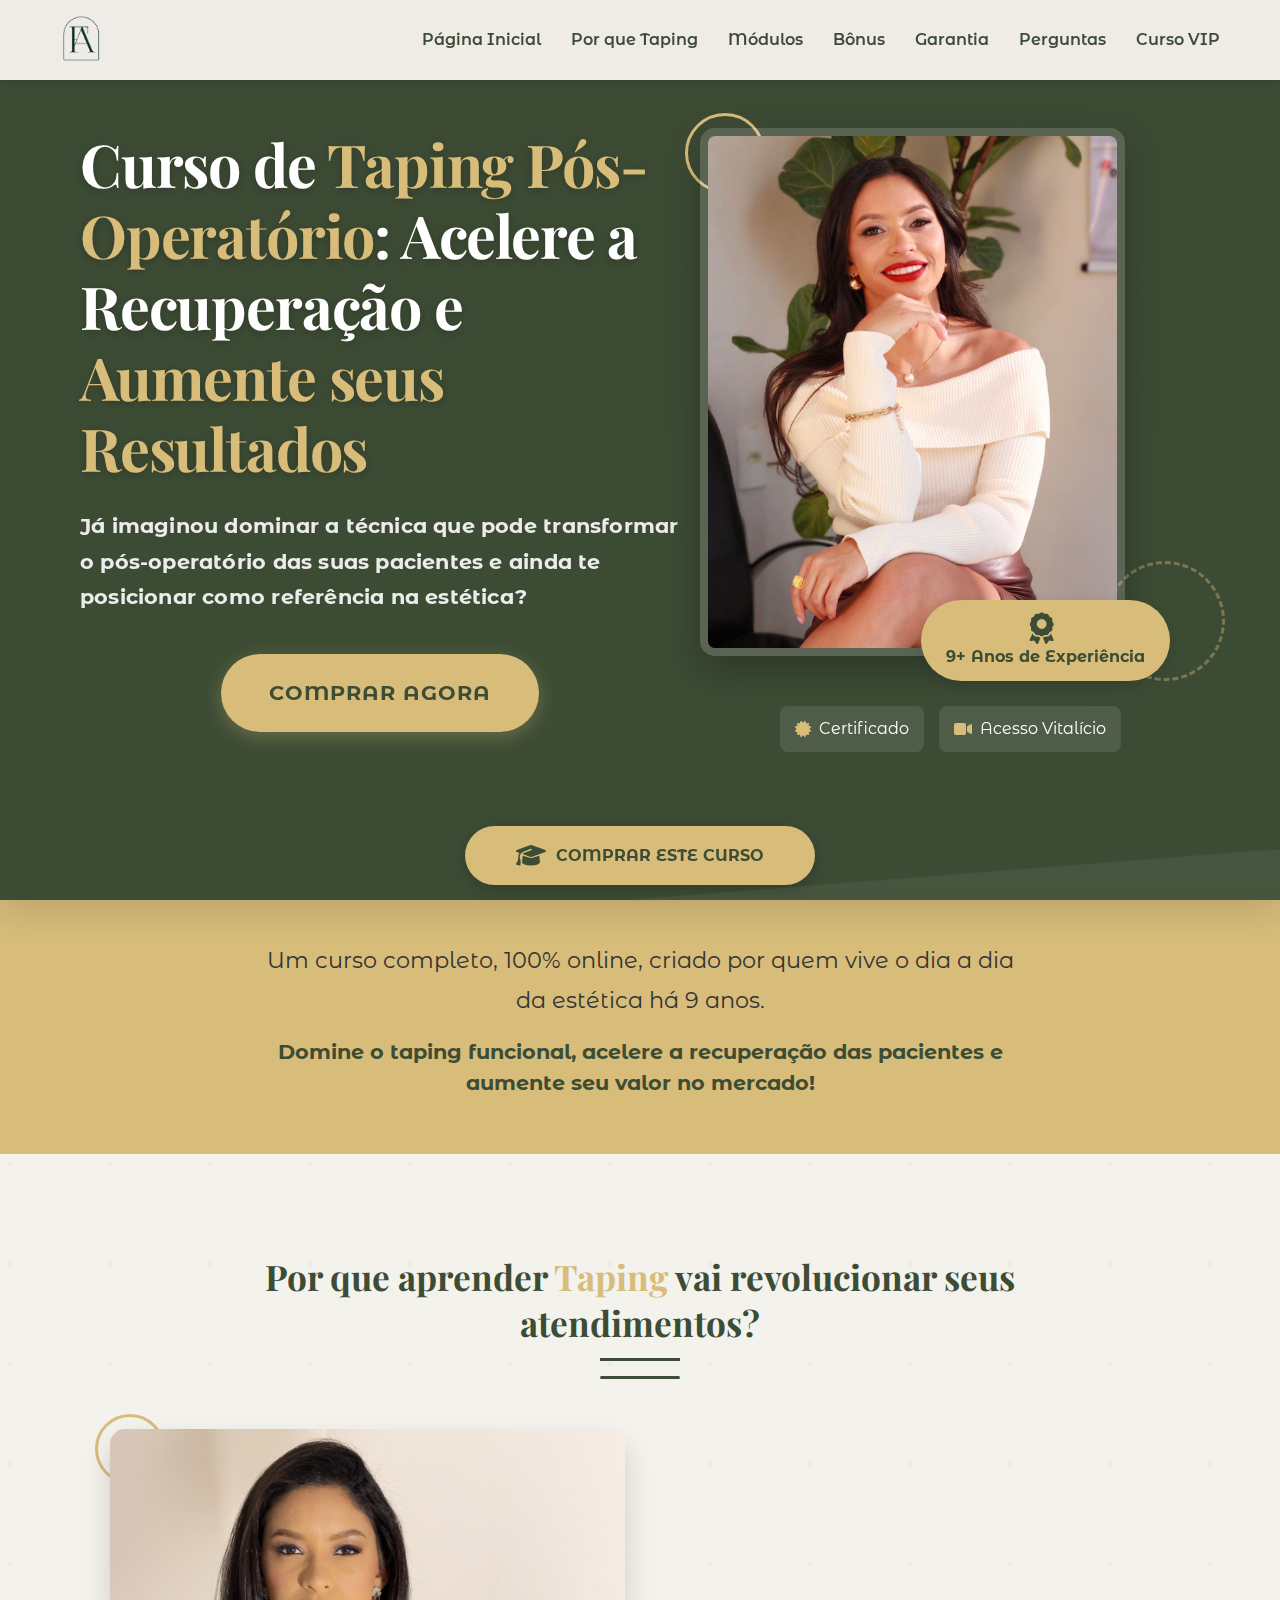
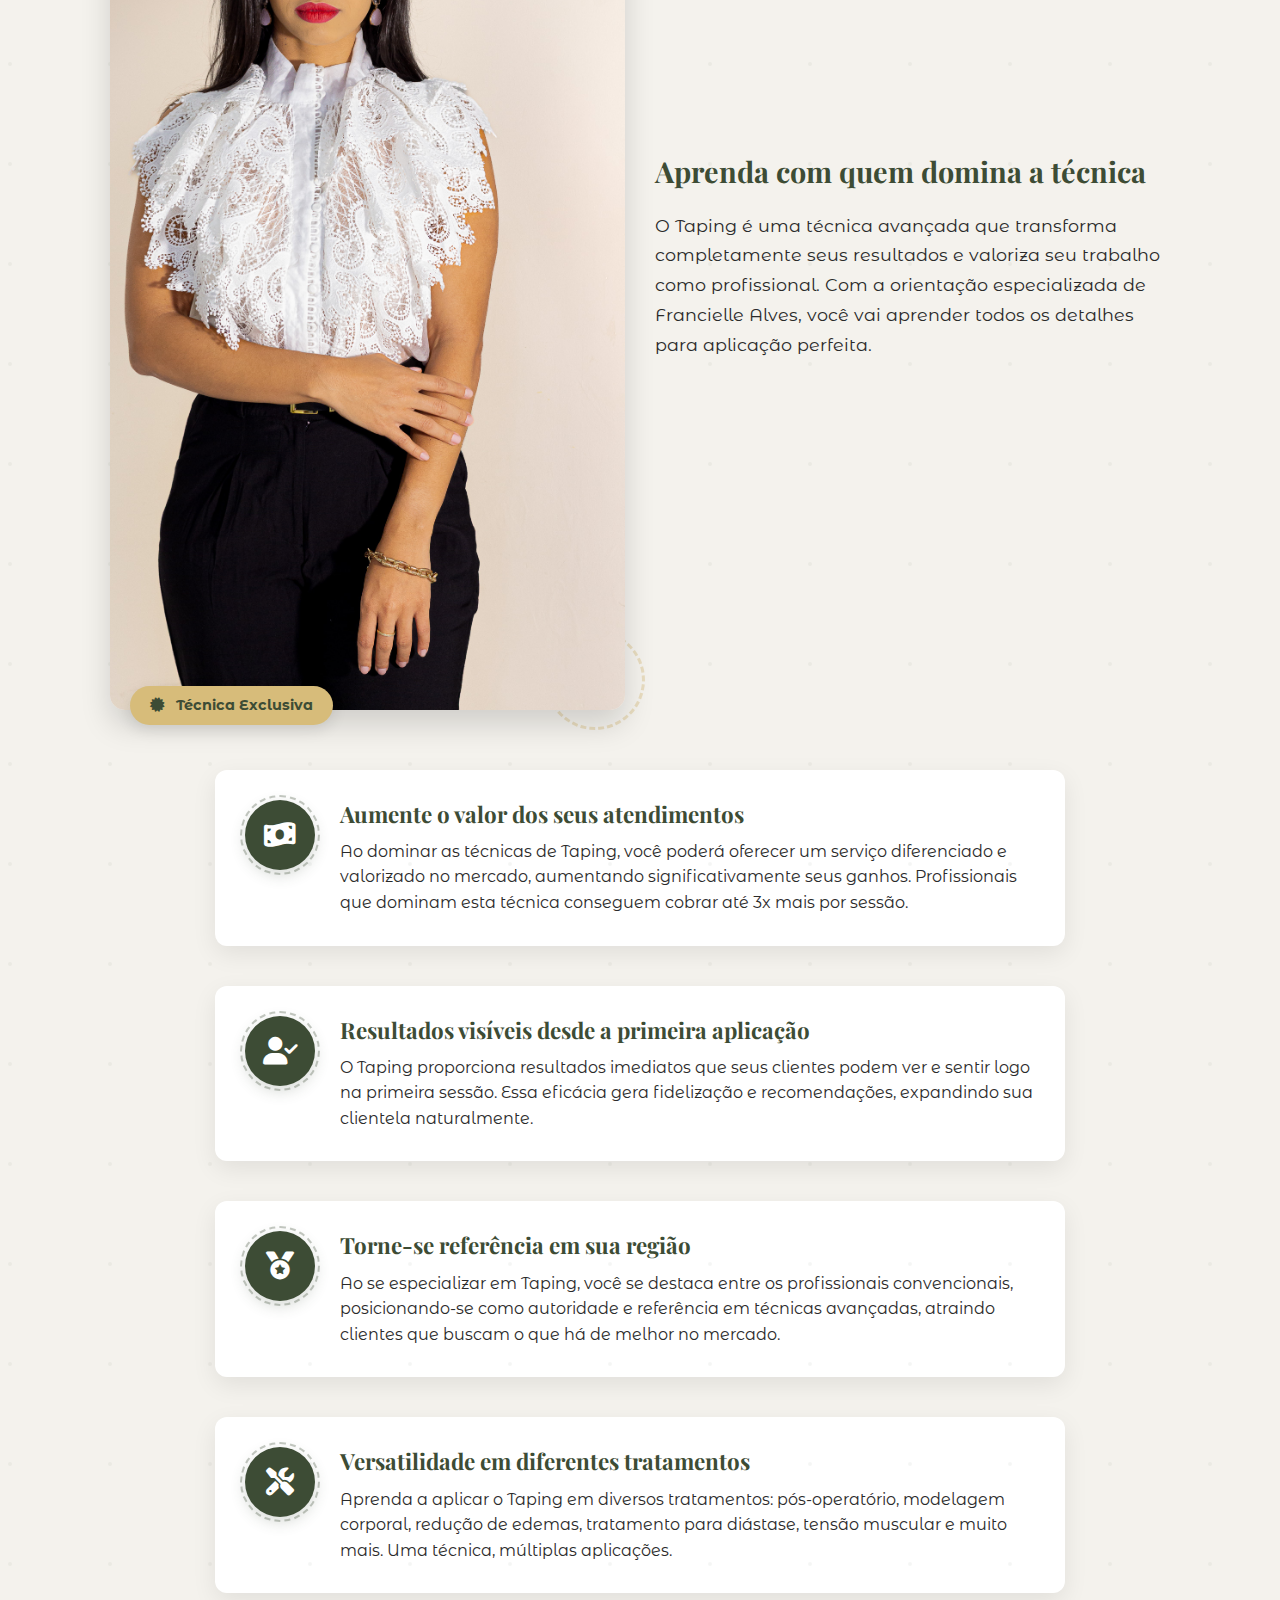
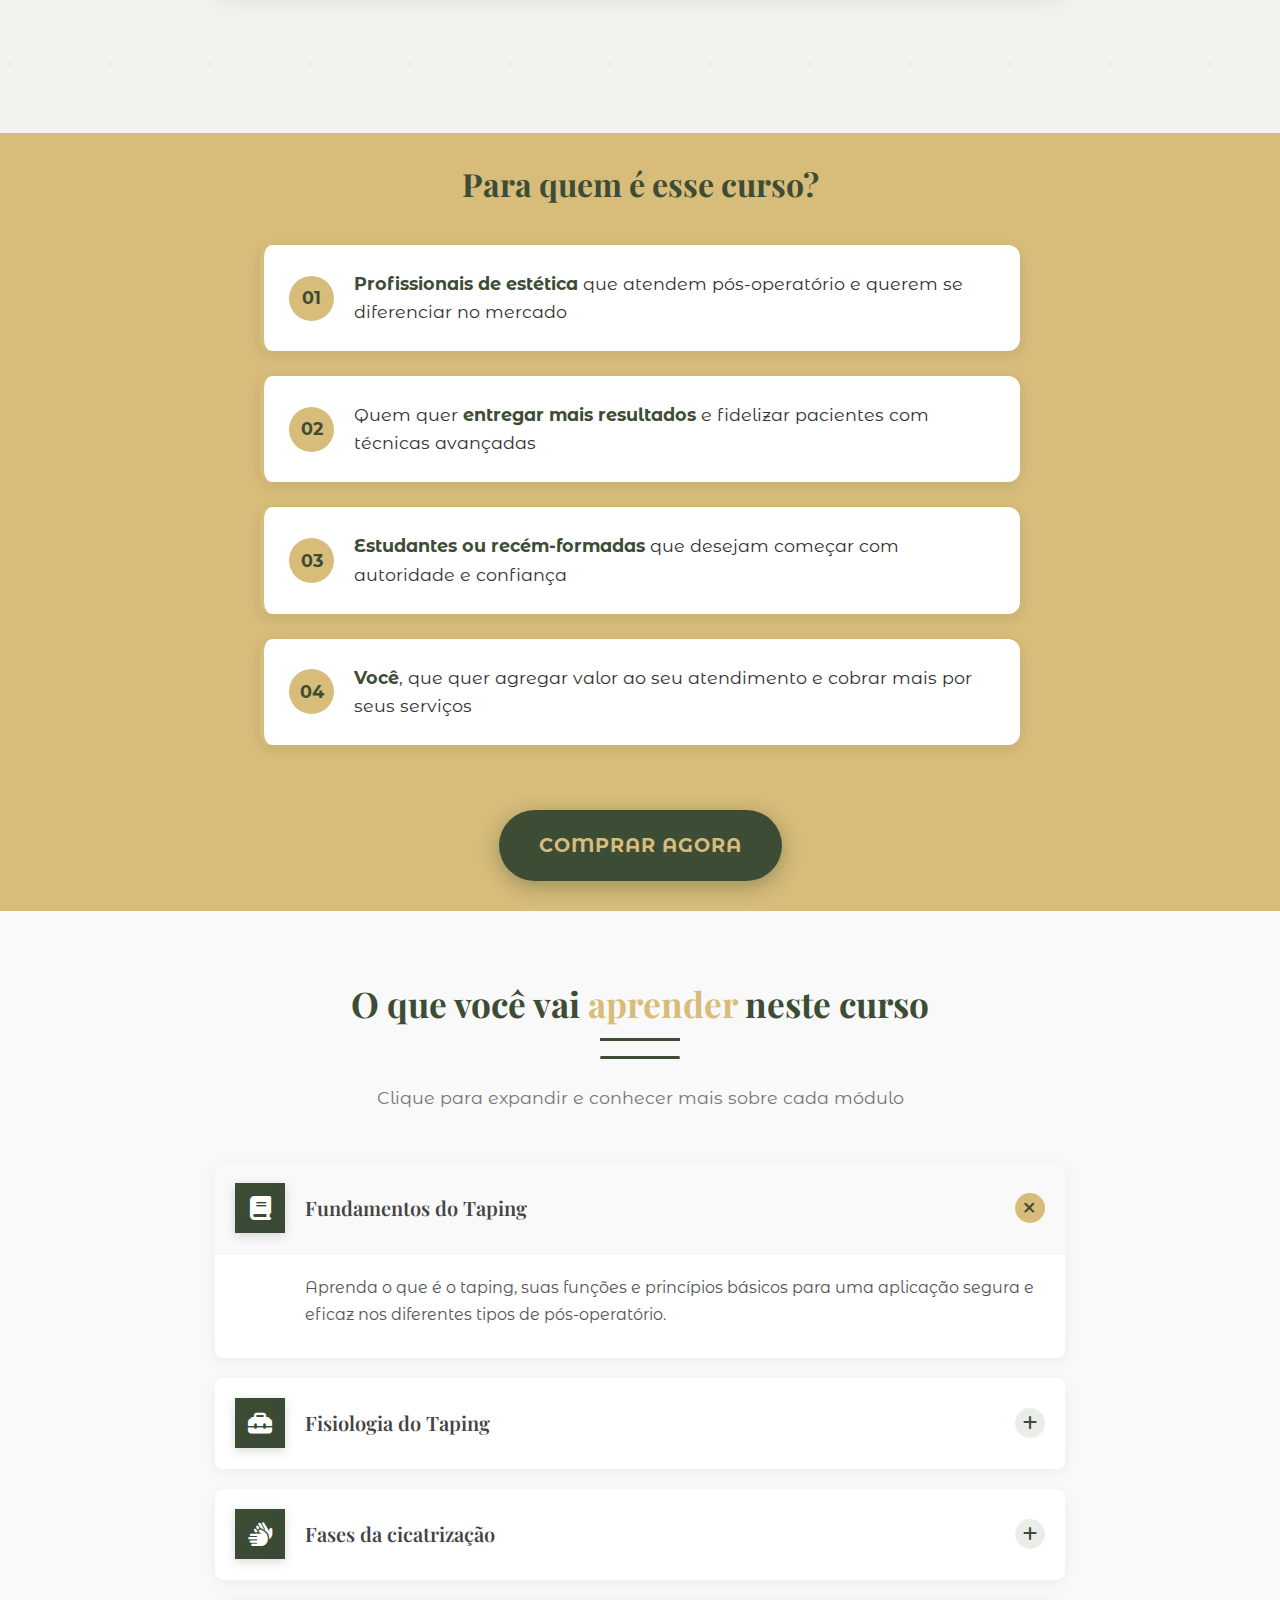
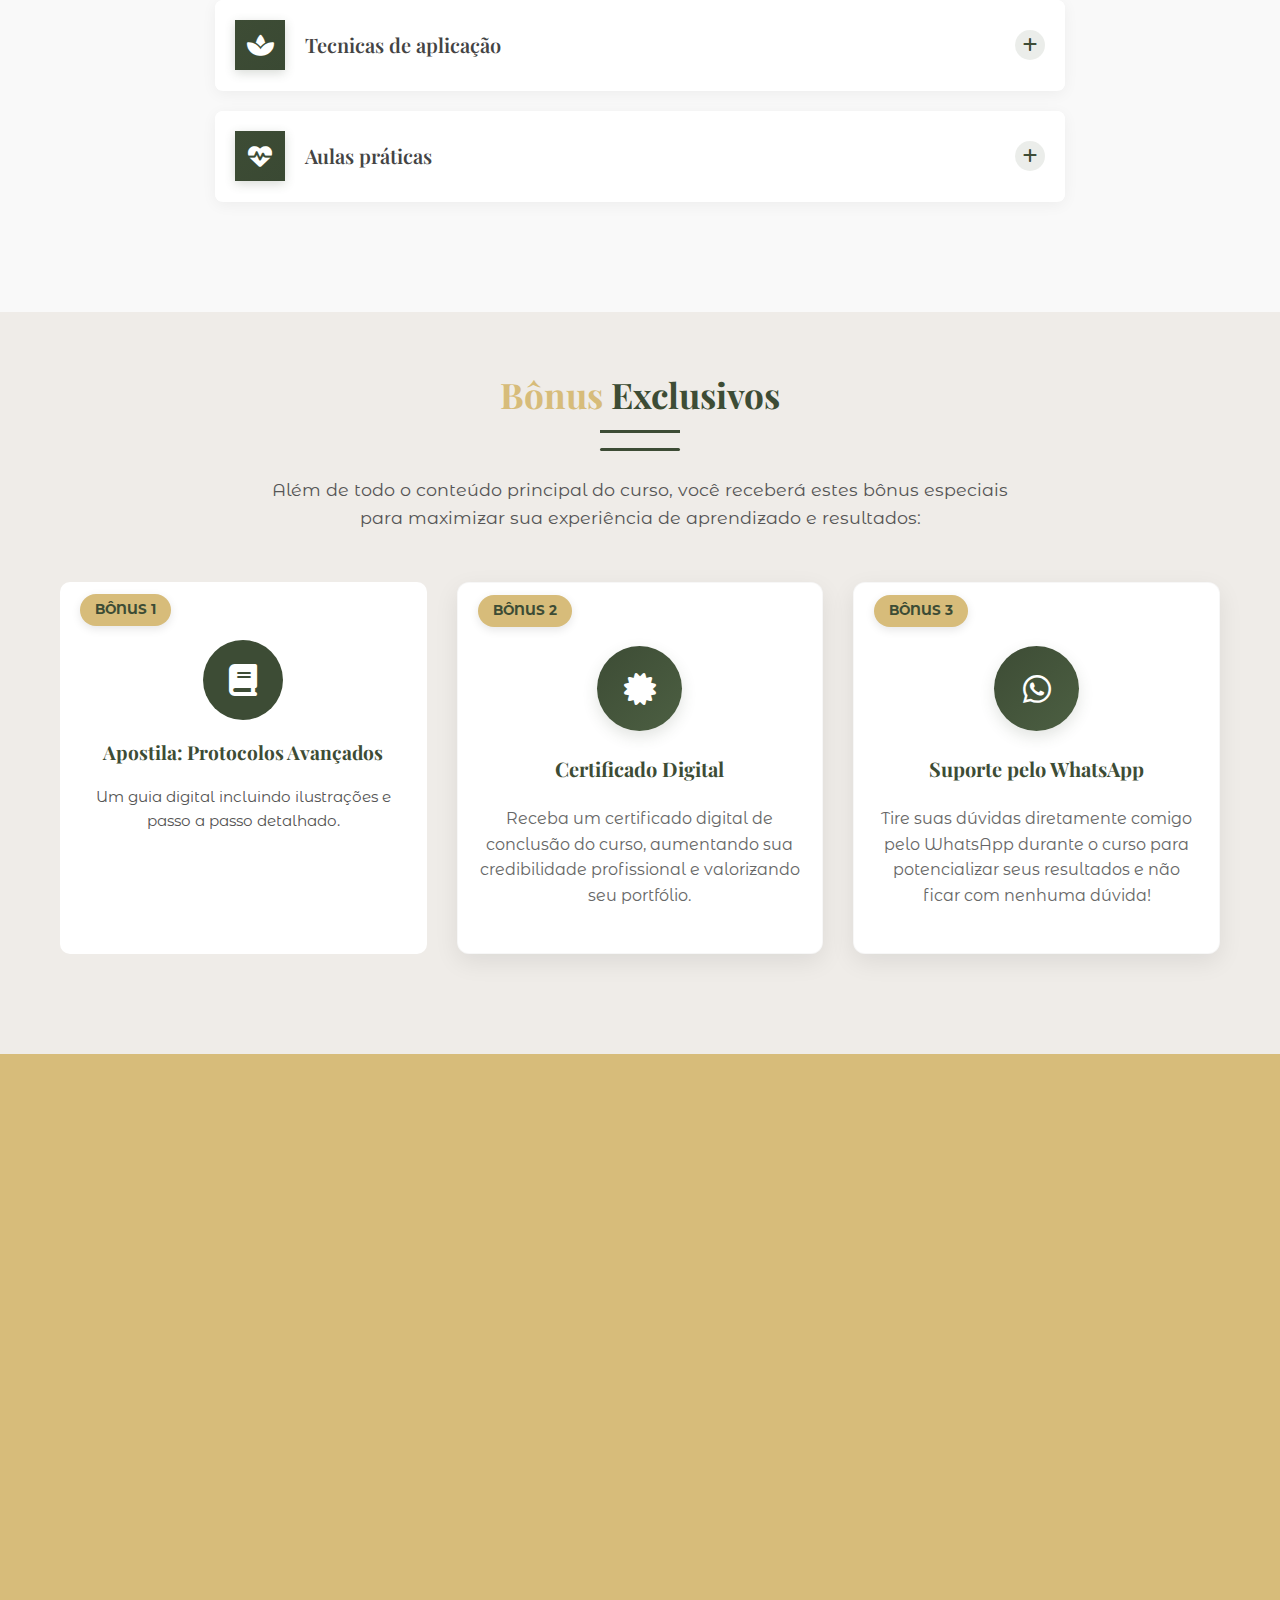
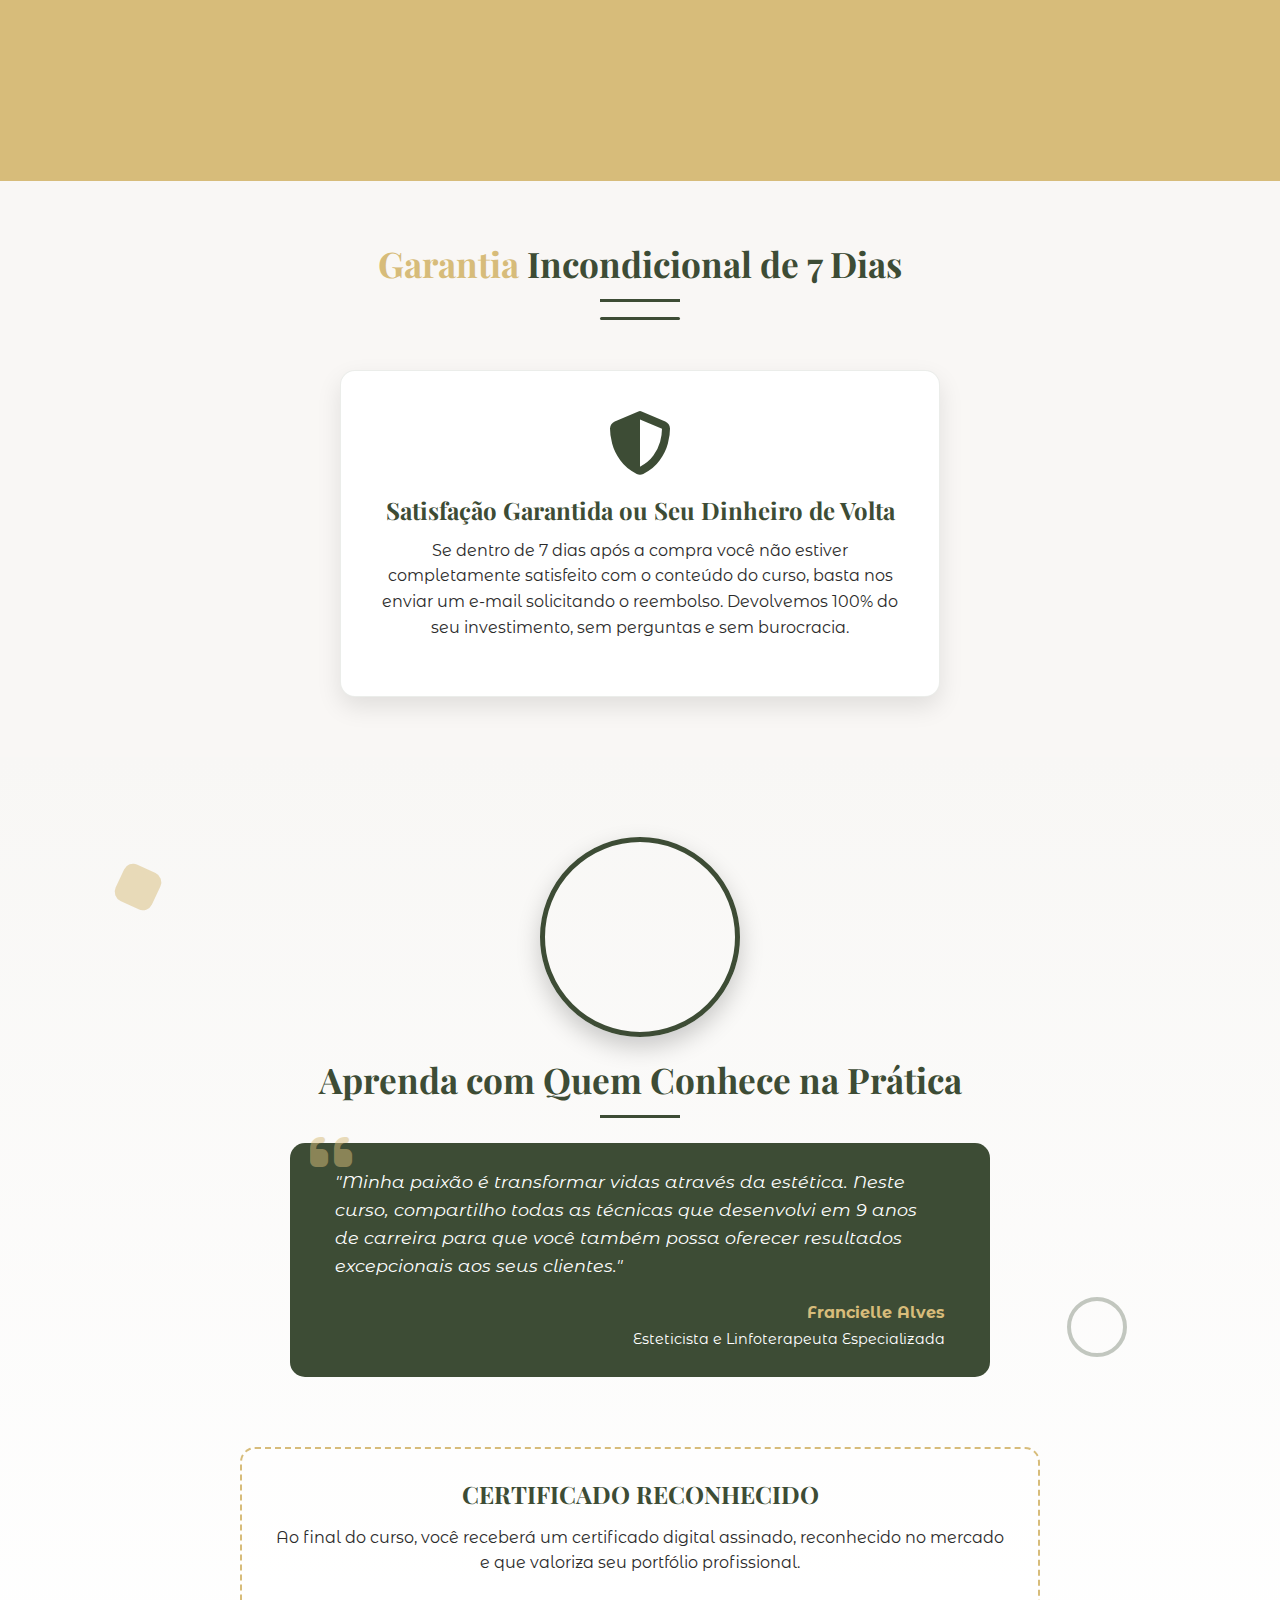
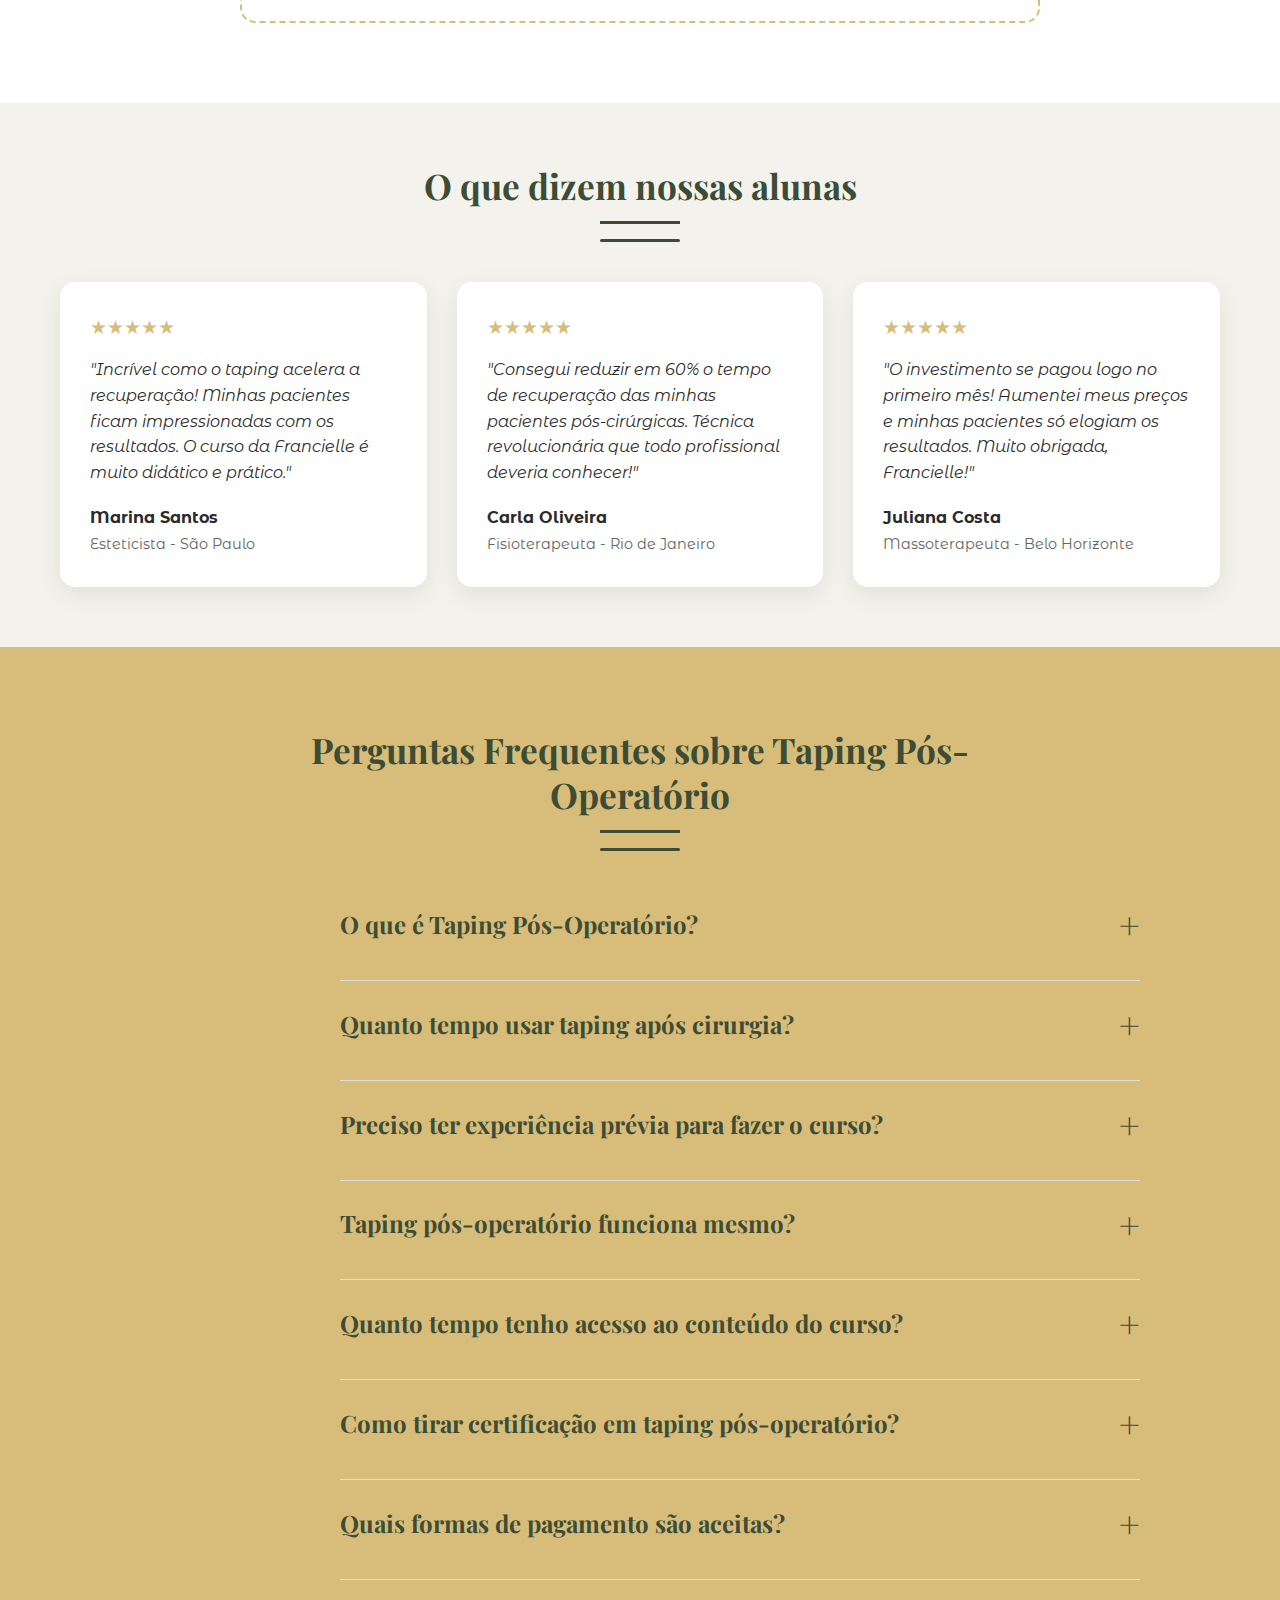
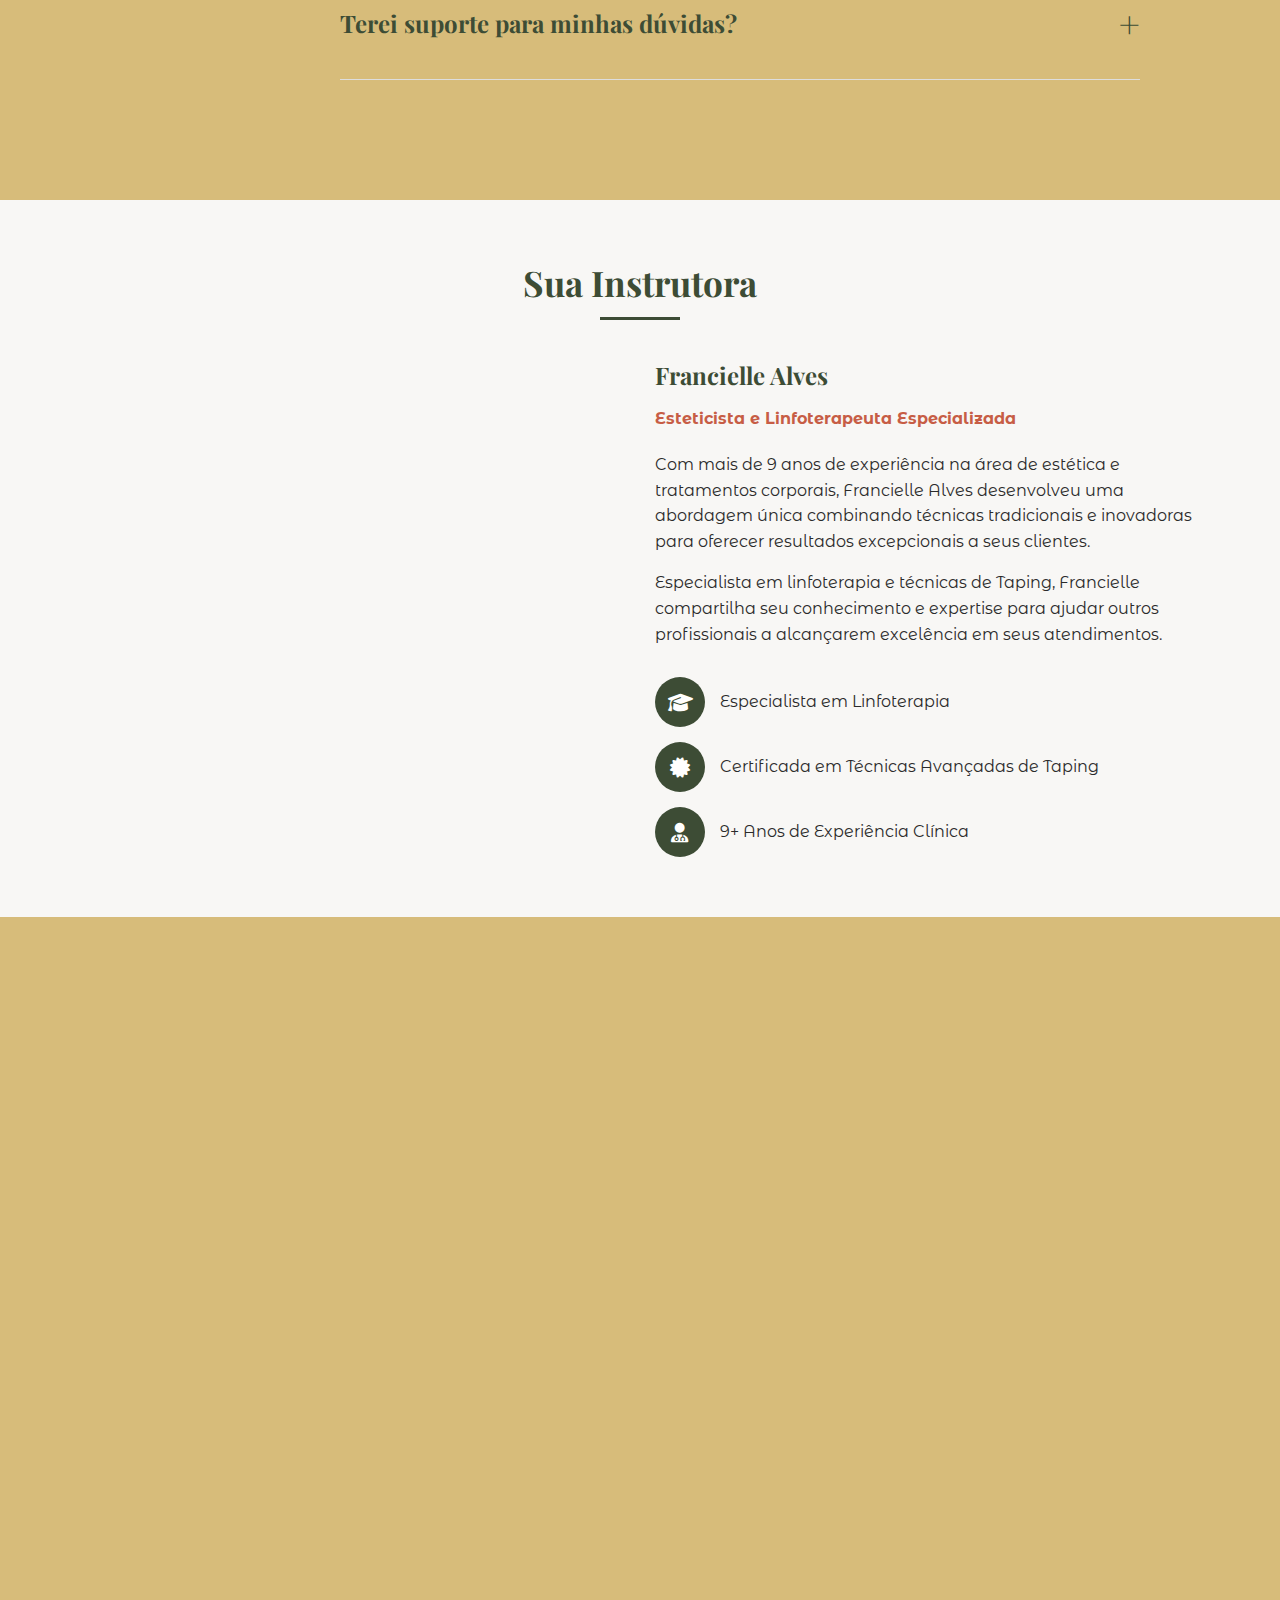
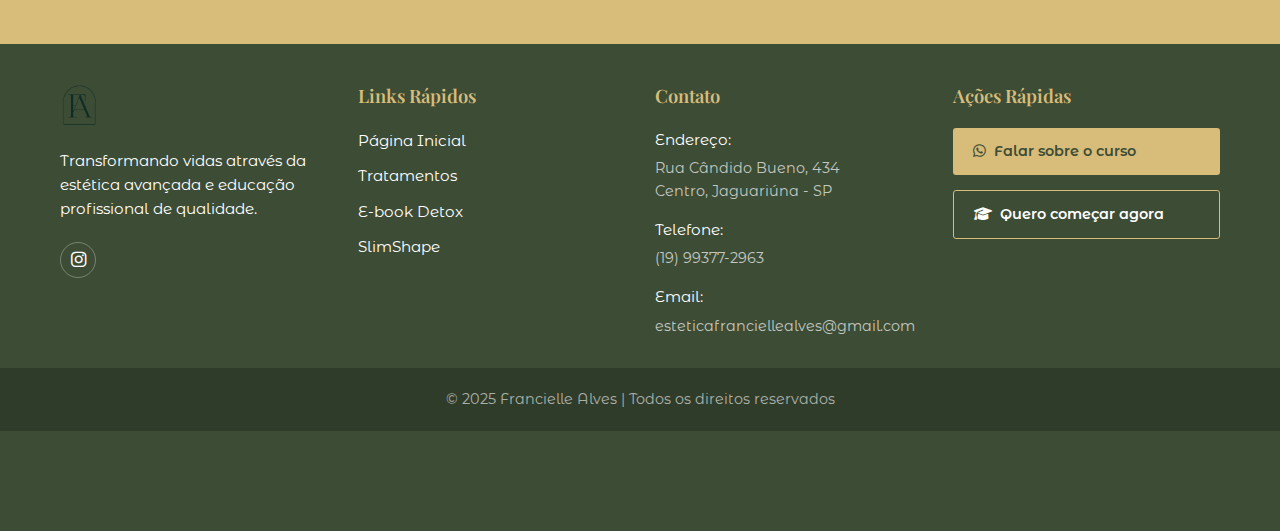
<file: tapping.html>
<!DOCTYPE html>
<html lang="pt-BR">
<head>
    <meta charset="UTF-8">
    <meta name="viewport" content="width=device-width, initial-scale=1.0">
    <title>Redirecionando...</title>
    <link rel="icon" type="image/x-icon" href="favicon.ico">
    <link rel="icon" type="image/png" sizes="32x32" href="assets/icon/favicon-32x32.png">
    <link rel="icon" type="image/png" sizes="16x16" href="assets/icon/favicon-16x16.png">
    <link rel="apple-touch-icon" sizes="180x180" href="assets/icon/apple-touch-icon.png">
    <meta http-equiv="refresh" content="0; url=./taping.html">
    <link rel="canonical" href="./taping.html">
    <script>
        window.location.replace("./taping.html");
    </script>
</head>
<body>
    <p>Redirecionando para a página correta...</p>
    <p>Se não for redirecionado automaticamente, <a href="./taping.html">clique aqui</a>.</p>
</body>
</html>
</file>
<file: css/style.css>
:root {
  --color-primary: #3D4C35;
  --color-secondary: #EFECE8;
  --color-accent: #61C0BF;
  --color-background: #FFFFFF;
  --color-text: #3D4C35;
  --color-button: #3D4C35;
  --color-button-hover: #2b3824;
  --color-footer: #3d4c35;
  --font-primary: 'Roboto', sans-serif;
  --font-secondary: 'Montserrat Alternates', sans-serif;
  --font-size-base: 18px;
  --border-radius: 8px;
  --box-shadow: 0 4px 8px rgba(0, 0, 0, 0.1);
}

* {
  box-sizing: border-box;
  margin: 0;
  padding: 0;
}

body {
  font-family: var(--font-primary);
  background-color: var(--color-secondary);
  color: var(--color-text);
  line-height: 1.6;
  display: flex;
  flex-direction: column;
  min-height: 100vh;
  margin-top: 70px; /* Espaço para o header fixo */

}

h1, h2, h3, h4, h5, h6 {
  font-family: var(--font-primary);
  color: var(--color-primary);
}

.section-title, .courses-title, .career-title, .highlight-title {
  font-size: 1.5em;
  margin-top: 16px;
  text-align: center;
}

.profile-name {
  font-size: 2.5em;
  text-align: center;
  font-family: var(--font-secondary);
}

.description, .welcome-text {
  font-size: var(--font-size-base);
  margin: 8px 0 16px;
  text-align: center;
  padding: 0 10px;
}

header, footer {
  padding: 20px;
  text-align: center;
}

header {
  background-color: var(--color-secondary);
  display: flex;
  justify-content: center;
  align-items: center;
  height: 100px; /* Ajuste a altura conforme necessário */
    padding: 20px 0;
    position: fixed;
    width: 100%;
    top: 0;
    z-index: 1000; /* Garante que o header fique por cima das outras views */
    transition: transform 0.3s ease-in-out;
}

header.nav-hidden {
    transform: translateY(-100%);
}

.header-content {
  display: flex;
  align-items: center;
  width: 100%;
  max-width: 1200px;
  padding: 0 20px;
}

.logo {
  margin: 0 auto;
  display: flex;
  align-items: center;
  height: 100%;
}

.navbar {
  display: flex;
  justify-content: space-between;
  align-items: center;
  width: 100%;

  background: var(--color-secondary);
}

.nav-links {
  display: flex;
  list-style: none;
  align-items: center;
  margin-left: auto;
  transition: transform 0.3s ease-in-out;
  white-space: nowrap; /* Evita quebra de linha */
}

.nav-links li {
  margin-left: 20px;
}

.nav-links a {
  color: var(--color-secondary);
  text-decoration: none;
  padding: 10px 15px;
  border-radius: var(--border-radius);
  transition: background-color 0.3s ease, color 0.3s ease;
}

.nav-links a:hover {
  background-color: rgba(255, 255, 255, 0.2);
  color: var(--color-background);
}

.menu-toggle {
  display: none;
  flex-direction: column;
  justify-content: space-around;
  width: 30px;
  height: 30px;
  background: transparent;
  border: none;
  cursor: pointer;
  margin-left: auto;
}

.menu-toggle span {
  width: 100%;
  height: 3px;
  background: var(--color-secondary);
  border-radius: 2px;
}

@media (max-width: 768px) {
  .nav-links {
    position: absolute;
    top: 100px;
    left: 0;
    width: 100%;
    height: calc(100vh - 100px);
    background-color: var(--color-secondary);
    flex-direction: column;
    align-items: center;
    justify-content: center;
    transform: translateY(-100%);
  }

  .nav-links.active {
    transform: translateY(0);
  }

  .nav-links li {
    margin: 20px 0;
  }

  .menu-toggle {
    display: flex;
  }
}

main {
  flex: 1;
  padding: 20px;
}

footer {
  background-color: var(--color-footer);
  color: var(--color-secondary);
}

.logo {
  width: 80px;
  height: auto;
  display: block;
  margin-left: auto;
  margin-right: auto;
  text-align: center;
}

.nav-links {
  display: flex;
  list-style: none;
  align-items: center;
  margin-left: auto;
}

@media (min-width: 768px) {
  .navbar {
    display: flex;
    justify-content: flex-end;
    width: 100%;
  }
}

.nav-links li {
  margin-left: 20px;
}

.nav-links a {
  color: var(--color-text);
  text-decoration: none;
  transition: color 0.3s ease;
}

.nav-links a:hover {
  color: var(--color-primary);
}

.menu-toggle {
  display: none;
  flex-direction: column;
  justify-content: space-around;
  width: 30px;
  height: 30px;
  background: transparent;
  border: none;
  cursor: pointer;
  margin-left: auto;
}

.menu-toggle span {
  width: 100%;
  height: 3px;
  background: var(--color-text);
  border-radius: 2px;
}

@media (max-width: 768px) {
  .nav-links {
    display: none;
    flex-direction: column;
    width: 100%;
    text-align: center;
  }

  .nav-links li {
    margin: 10px 0;
  }

  .menu-toggle {
    display: flex;
  }

  .nav-links.active {
    display: flex;
  }
}


.profile-section, .product-section, .course-section, .navbar {
  margin: 20px auto;
  max-width: 900px;
  scroll-margin-top: 100px; /* Ajuste conforme a altura do header */
}

.treatments {
  margin: 20px auto;
  scroll-margin-top: 100px;
}

.product-section {
  background-color: #dad4c6;
  border-radius: var(--border-radius);
  padding: 20px;
  box-shadow: var(--box-shadow);
}

.profile-content, .product-content {
  display: flex;
  flex-direction: column;
  align-items: center;
  text-align: left;
}

.profile-image, .product-image {
  width: 100%;
  max-width: 300px;
  height: auto;
  border-radius: var(--border-radius);
  object-fit: cover;
  margin-top: 24px;
}

.buttons {
  display: flex;
  flex-direction: column;
  align-items: center;
  padding: 20px 0;
}

.button, .button-agende, .button-pedido, .button-curso, .button-curso-vip {
  font-family: 'Poppins', sans-serif;
  padding: 15px;
  width: 100%;
  max-width: 350px;
  background-color: var(--color-button);
  color: var(--color-secondary);
  border-radius: var(--border-radius);
  margin: 10px 0;
  text-decoration: none;
  font-size: var(--font-size-base);
  transition: background-color 0.3s ease, transform 0.3s ease;
  box-shadow: var(--box-shadow);
  text-align: center;
}

.button:hover, .button-agende:hover, .button-curso:hover {
  background-color: var(--color-button-hover);
  transform: scale(1.05);
  transition: background-color 0.3s ease, transform 0.3s ease;
}

.product-description {
  display: flex;
  flex-direction: column;
  align-items: center;
  width: 100%;
  text-align: left;
  margin-top: 20px;
}

.button-pedido {
  background: linear-gradient(45deg, #d7bc7a, #c1a56a);
  color: var(--color-primary);
  margin-top: 10px;
  display: block;
  width: 100%;
  box-sizing: border-box;
  text-align: center;
  padding: 15px 0;
  border: none;
  cursor: pointer;
  font-size: 1em;
  font-weight: bold;
  text-transform: uppercase;
  max-width: none;
}

.product-content {
  display: flex;
  flex-direction: column;
  align-items: center;
  justify-content: center;
  width: 100%;
  text-align: center;
  height: 100%;
}

.product-image {
  width: 100%;
  max-width: 300px;
  height: auto;
  border-radius: var(--border-radius);
  object-fit: cover;
  margin: 25px auto 20px auto;
  align-self: stretch;
}

.button-pedido:hover {
  background: linear-gradient(45deg, #c1a56a, #d7bc7a);
}

.treatment-grid {
  display: flex;
  flex-wrap: wrap;
  justify-content: center;
  gap: 20px;
  align-items: stretch;
}

.treatment {
  display: flex;
  flex-direction: column;
  justify-content: space-between;
  align-items: center;
  flex: 1 1 calc(33.333% - 40px);
  margin: 10px;
  background-color: var(--color-background);
  border-radius: var(--border-radius);
  padding: 15px;
  box-shadow: var(--box-shadow);
  max-width: 350px;
  width: 100%;
  text-align: center;
  position: relative;
}

.treatment .button-agende {
  margin-top: auto;
}

.treatment-item-title {                                                                                                                                                                                                                                                                                                                         
  text-align: center;                                                                                                          
  margin-top: 20px;                                                                                                            
} 

.treatment-images {
  display: flex;
  justify-content: space-between;
  gap: 10px;
}

.image-container {
  position: relative;
  width: 100%;
}

.image-container img {
  width: 100%;
  height: auto;
  border-radius: var(--border-radius);
}

.image-container p {
  position: absolute;
  bottom: 0;
  width: 100%;
  height: 15%;
  background: linear-gradient(to top, rgba(0, 0, 0, 0.7), rgba(0, 0, 0, 0));
  color: var(--color-background);
  text-align: center;
  padding: 5px 0;
  margin: 0;
  font-size: 1em;
  border-bottom-left-radius: var(--border-radius);
  border-bottom-right-radius: var(--border-radius);
}

.image-container img {
  position: relative;
  z-index: 0;
  display: block;
}

.footer-social, .map-link {
  margin-bottom: 20px;
}

.footer-link {
  color: var(--color-accent);
  text-decoration: none;
  margin: 0 20px;
  padding: 10px;
}

.icon-text {
  display: flex;
  align-items: center;
  margin-bottom: 15px;
}

.icon-text i {
  min-width: 25px;
  margin-right: 15px;
  color: var(--color-primary);
  font-size: 1.2em;
}

.icon-text p {
  margin: 0;
  flex: 1;
}

.fas.fa-star, .fas.fa-award, .fas.fa-chalkboard-teacher {
  color: var(--color-primary);
  font-size: 2em;
  display: block;
  margin: 0 auto;
  text-align: center;
}

.course-section {
  padding: 10px;
  max-width: 800px;
  margin: 0 auto;
}

.course-header {
  text-align: center;
  margin-bottom: 15px;
}

.course-header .profile-image {
  max-width: 300px;
  width: 100%;
  height: auto;
  border-radius: var(--border-radius);
  margin: 0 auto 15px;
  display: block;
}

.career-title {
  font-size: 1.8em;
  margin-bottom: 20px;
}

.course-content {
  text-align: left;
  margin-bottom: 30px;
}

.icon-container {
  text-align: center;
  margin: 20px 0;
}

.icon-center {
  font-size: 2em;
  color: var(--color-primary);
}

.course-item {
  background-color: var(--color-background);
  border-radius: var(--border-radius);
  padding: 15px;
  margin-bottom: 15px;
  box-shadow: var(--box-shadow);
  scroll-margin-top: 100px; /* Ajuste conforme a altura do header */
}

.course-item .section-title {
  font-size: 1.5em;
  margin-bottom: 10px;
  text-align: center;
}

.course-item .description {
  margin-bottom: 15px;
  text-align: left;
  line-height: 1.6;
}

.course-item .button-agende, .course-item .button-curso, .course-item .button-curso-vip {
  display: block;
  width: 100%;
  margin: 15px auto 0;
  padding: 12px;
  font-weight: normal;
}

.button-curso-vip {
  display: block;
  width: 100%;
  margin: 20px auto 0;
  padding: 15px;
  max-width: none;
}

.button-container {
  width: 100%;
  display: flex;
  justify-content: center;
}

.contact-section {
  padding: 40px 20px;
  background-color: var(--color-secondary);
  text-align: center;
  scroll-margin-top: 100px; /* Ajuste conforme a altura do header */
}

.contact-content {
  display: flex;
  flex-direction: column;
  justify-content: space-between;
  align-items: flex-start;
  max-width: none;
  margin: 0 auto;
}

@media (min-width: 768px) {
  .contact-content {
    flex-direction: row;
  }
}

.contact-content {
  display: flex;
  flex-direction: column;
  justify-content: space-between;
  align-items: flex-start;
  width: 100%;
  max-width: 1200px;
  margin: 0 auto;
}

@media (min-width: 768px) {
  .contact-content {
    flex-direction: row;
  }

  .contact-details {
    flex: 1;
    margin-right: 20px;
  }

  .map-container {
    flex: 1;
    max-width: 100%;
    margin: 0;
  }
}

.contact-details {
  margin-bottom: 20px;
}

.contact-details p {
  font-size: var(--font-size-base);
  margin: 10px 0;
  display: flex;
  align-items: center;
  text-align: left;
}

.contact-details i {
  margin-right: 10px;
  color: var(--color-primary);
}

.contact-details a {
  color: var(--color-accent);
  text-decoration: none;
}

.contact-details a {
  color: var(--color-accent);
  text-decoration: none;
}

.map-container {
  width: 100%;
  height: 300px;
  /* margin: 0; */
  box-sizing: border-box;
}

@media (min-width: 768px) {
  .profile-content, .product-content {
      flex-direction: row;
      align-items: flex-start;
      justify-content: space-between;
  }

  .profile-text, .product-description {
      flex: 1;
      margin-right: 20px;
  }

  .buttons {
      flex-direction: row;
      justify-content: center;
  }

  .button-agende, .button-curso {
      margin: 10px;
  }

  .button-agende + .button-curso {
      margin-left: 20px;
  }

  .product-image {
      margin-right: 20px;
  }
}

@media (max-width: 600px) {
  .course-item .button-agende {
      font-size: 14px;
      padding: 12px;
  }

  .treatment {
      flex: 1 1 100%;
      margin: 10px 0;
  }

  .product-content {
      flex-direction: column;
      align-items: center;
  }

  .product-image {
    margin: 20px auto 20px auto;                                                                                                 
  }
}

@media (min-width: 1024px) {
  .treatment {
      flex: 1 1 calc(33.333% - 40px);
      margin: 10px;
  }
}

.icon-large {
  width: min(15vw, 90px); /* 15% of viewport width, max 120px */
  height: auto;
  display: block;
}

.logo-container {
  display: flex;
  align-items: center;
  justify-content: center;
  width: 100%;
}
</file>
<file: css/modern-style.css>
:root {
  --color-primary: #3D4C35;
  --primary-color-rgb: 61, 76, 53;
  --color-secondary: #EFECE8;
  --color-accent: #61C0BF;
  --color-background: #FFFFFF;
  --color-text: #3D4C35;
  --color-button: #3D4C35;
  --color-button-hover: #2b3824;
  --color-footer: #3d4c35;
  --color-gold: #d7bc7a;
  --font-primary: 'Montserrat', sans-serif;
  --font-secondary: 'Montserrat Alternates', sans-serif;
  --font-size-base: 18px;
  --border-radius: 8px;
  --box-shadow: 0 10px 30px rgba(0, 0, 0, 0.1);
  --box-shadow-hover: 0 15px 35px rgba(0, 0, 0, 0.15);
  --spacing-xs: 5px;
  --spacing-sm: 10px;
  --spacing-md: 20px;
  --spacing-lg: 40px;
  --spacing-xl: 60px;
  --transition-fast: all 0.3s ease;
  --transition-medium: all 0.5s ease;
  --transition-slow: all 0.8s ease;
}

* {
  box-sizing: border-box;
  margin: 0;
  padding: 0;
}

html {
  scroll-behavior: smooth;
}

html, body {
  width: 100%;
  max-width: 100%;
  overflow-x: hidden;
}

body {
  font-family: var(--font-primary);
  background-color: var(--color-secondary);
  color: var(--color-text);
  line-height: 1.6;
  display: flex;
  flex-direction: column;
  min-height: 100vh;
}

h1, h2, h3, h4, h5, h6 {
  font-family: var(--font-secondary);
  color: var(--color-primary);
  line-height: 1.3;
  margin-bottom: 0.5em;
}

h1 {
  font-size: 2.5rem;
}

h2 {
  font-size: 2rem;
}

h3 {
  font-size: 1.5rem;
}

p {
  margin-bottom: 1rem;
}

img {
  max-width: 100%;
  height: auto;
  display: block;
}

a {
  color: var(--color-primary);
  text-decoration: none;
  transition: var(--transition-fast);
}

a:hover {
  color: var(--color-accent);
}

.container {
  width: 100%;
  max-width: 1200px;
  margin: 0 auto;
  padding: 0 15px;
}

@media (min-width: 768px) {
  .container {
    padding: 0 20px;
  }
}

.section {
  padding: 60px 0;
  position: relative;
}

@media (min-width: 768px) {
  .section {
    padding: 80px 0;
  }
}

.section-title {
  text-align: center;
  margin-bottom: 40px;
  font-size: 2.2rem;
  position: relative;
  padding-bottom: 15px;
  color: var(--color-primary);
}

.section-title::after {
  content: "";
  position: absolute;
  bottom: 0;
  left: 50%;
  transform: translateX(-50%);
  width: 80px;
  height: 3px;
  background: var(--color-primary);
}

.section-subtitle {
  text-align: center;
  max-width: 700px;
  margin: 10px auto 50px;
  color: #666;
}

/* Header & Navigation */
.header {
  background-color: var(--color-secondary);
  box-shadow: 0 2px 10px rgba(0, 0, 0, 0.1);
  position: fixed;
  width: 100%;
  top: 0;
  z-index: 1000;
  padding: 15px 0;
  transition: transform 0.35s cubic-bezier(0.165, 0.84, 0.44, 1), padding 0.3s ease, background-color 0.3s ease, box-shadow 0.3s ease;
}

.header.scrolled {
  padding: 8px 0;
  background-color: var(--color-secondary);
  backdrop-filter: blur(10px);
  -webkit-backdrop-filter: blur(10px);
  box-shadow: 0 6px 20px rgba(0, 0, 0, 0.1);
}

.header.nav-hidden {
  transform: translateY(-110%);
}

.navbar {
  display: flex;
  justify-content: space-between;
  align-items: center;
  padding: 0 20px;
  max-width: 1200px;
  margin: 0 auto;
  width: 100%;
  box-sizing: border-box;
}

.logo-container {
  position: relative;
  z-index: 2;
}

.logo-container img {
  height: 50px;
  transition: var(--transition-fast);
}

.scrolled .logo-container img {
  height: 40px;
}

.nav-links {
  display: flex;
  list-style: none;
  margin: 0;
  padding: 0;
}

.nav-links li {
  margin-left: 30px;
}

.nav-links a {
  position: relative;
  font-weight: 600;
  padding: 5px 0;
}

.nav-links a:hover {
  color: var(--color-gold);
}

.nav-links a::after {
  content: '';
  position: absolute;
  width: 0;
  height: 2px;
  bottom: 0;
  left: 0;
  background-color: var(--color-primary);
  transition: var(--transition-fast);
}

.nav-links a:hover::after {
  width: 100%;
}

.menu-toggle {
  display: none;
  background: transparent;
  border: none;
  cursor: pointer;
  z-index: 2;
}

.menu-toggle span {
  display: block;
  width: 30px;
  height: 3px;
  background-color: var(--color-primary);
  margin: 6px 0;
  transition: var(--transition-fast);
}

/* Hero Section */
.hero-section {
  min-height: 100vh;
  display: flex;
  align-items: center;
  justify-content: center;
  position: relative;
  overflow: hidden;
  background-size: cover;
  background-position: center;
  padding: 80px 0;
  width: 100%;
  max-width: 100%;
}

.hero-overlay {
  position: absolute;
  top: 0;
  left: 0;
  width: 100%;
  height: 100%;
  background: linear-gradient(rgba(var(--primary-color-rgb), 0.8), rgba(var(--primary-color-rgb), 1.0));
}

.hero-content-flex {
  display: flex;
  flex-wrap: wrap;
  align-items: center;
  justify-content: space-between;
  gap: 30px;
  position: relative;
  z-index: 1;
  color: #fff;
  width: 100%;
}

.hero-image {
  flex: 1;
  min-width: 300px;
  text-align: center;
  padding: 20px;
}

.profile-image {
  max-width: 85%;
  height: auto;
  border-radius: 15px;
  box-shadow: 0 10px 25px rgba(0,0,0,0.2);
  border: 5px solid rgba(255,255,255,0.3);
  margin: 0 auto;
  display: block;
}

.hero-text {
  flex: 1;
  min-width: 300px;
  padding: 20px;
}

.hero-content {
  position: relative;
  z-index: 1;
  max-width: 800px;
  padding: 0 20px;
  color: #fff;
}

.hero-title {
  font-size: 3.5rem;
  margin-bottom: 20px;
  color: #fff;
}

.hero-subtitle {
  font-size: 1.5rem;
  margin-bottom: 30px;
  color: rgba(255, 255, 255, 0.9);
}

.hero-buttons {
  display: flex;
  gap: 15px;
  justify-content: flex-start;
  flex-wrap: wrap;
  margin-top: 25px;
}

/* Buttons */
.button {
  display: inline-block;
  padding: 12px 28px;
  border-radius: 30px;
  border: 2px solid transparent;
  font-weight: 600;
  font-size: 1rem;
  cursor: pointer;
  transition: all 0.3s cubic-bezier(0.165, 0.84, 0.44, 1);
  text-decoration: none;
  text-align: center;
  box-shadow: 0 4px 10px rgba(0, 0, 0, 0.1);
  position: relative;
  overflow: hidden;
  z-index: 1;
}

@media (max-width: 767px) {
  .button {
    display: block;
    width: 100%;
    padding: 15px;
    font-size: 0.95rem;
  }

  .product-hero-section {
    padding-top: 80px;
  }

  .product-hero-content {
    flex-direction: column;
  }

  .product-hero-visual {
    margin-top: 40px;
  }
}

.button-primary {
  background-color: var(--color-primary);
  color: #fff;
  box-shadow: 0 4px 15px rgba(61, 76, 53, 0.25);
}

.button-primary:hover {
  background-color: var(--color-button-hover);
  color: #fff;
  transform: translateY(-3px);
  box-shadow: 0 6px 20px rgba(61, 76, 53, 0.35);
}

.button::after {
  content: '';
  position: absolute;
  width: 100%;
  height: 100%;
  top: 0;
  left: -100%;
  background: linear-gradient(90deg, transparent, rgba(255, 255, 255, 0.2), transparent);
  transition: 0.5s;
  z-index: -1;
}

.button:hover::after {
  left: 100%;
}

.button-secondary {
  background-color: transparent;
  color: #fff;
  border: 2px solid #fff;
}

.button-secondary:hover {
  background-color: #fff;
  color: var(--color-primary);
  transform: translateY(-3px);
  box-shadow: 0 10px 20px rgba(0, 0, 0, 0.1);
}

.button-accent {
  background-color: var(--color-accent);
  color: #fff;
}

.button-accent:hover {
  background-color: #4ba8a7;
  transform: translateY(-3px);
  box-shadow: 0 10px 20px rgba(0, 0, 0, 0.1);
  color: #fff;
}

.button-gold {
  background: linear-gradient(45deg, #d7bc7a, #e9d4a3);
  color: var(--color-primary);
}

.button-gold:hover {
  background: linear-gradient(45deg, #e9d4a3, #d7bc7a);
  transform: translateY(-3px);
  box-shadow: 0 10px 20px rgba(0, 0, 0, 0.1);
  color: var(--color-primary);
}

/* Cards */
.card {
  background-color: #fff;
  border-radius: 10px;
  padding: 30px;
  box-shadow: var(--box-shadow);
  transition: var(--transition-fast);
  height: 100%;
}

.card:hover {
  transform: translateY(-10px);
  box-shadow: 0 15px 30px rgba(0, 0, 0, 0.15);
}

.card-icon {
  font-size: 3rem;
  color: var(--color-primary);
  margin-bottom: 20px;
}

.card-title {
  margin-bottom: 15px;
  font-size: 1.5rem;
}

/* Features */
.features {
  background-color: #fff;
}

.features-grid {
  display: grid;
  grid-template-columns: repeat(auto-fit, minmax(300px, 1fr));
  gap: 30px;
  margin-top: 50px;
}

.feature-item {
  text-align: center;
  padding: 30px;
}

.feature-icon {
  width: 80px;
  height: 80px;
  background-color: var(--color-secondary);
  border-radius: 50%;
  display: flex;
  align-items: center;
  justify-content: center;
  margin: 0 auto 20px;
  font-size: 2rem;
  color: var(--color-primary);
  transition: var(--transition-fast);
}

.feature-item:hover .feature-icon {
  background-color: var(--color-primary);
  color: #fff;
  transform: rotateY(180deg);
}

/* About Section */
.about-section {
  background-color: #fff;
}

.about-content {
  display: flex;
  align-items: center;
  gap: 50px;
}

.about-text {
  flex: 1;
}

.about-image {
  flex: 1;
  border-radius: 10px;
  overflow: hidden;
  box-shadow: var(--box-shadow);
}

.about-image img {
  transition: var(--transition-medium);
  width: 100%;
}

.about-image:hover img {
  transform: scale(1.05);
}

/* Tratamentos com Antes/Depois */
.treatment-grid {
  display: grid;
  grid-template-columns: repeat(auto-fit, minmax(300px, 1fr));
  gap: 40px;
  margin-top: 40px;
  max-width: 1200px;
  margin-left: auto;
  margin-right: auto;
  padding: 0 20px;
}

.treatment-card {
  display: flex;
  flex-direction: column;
  background-color: var(--background-color);
  border-radius: 10px;
  box-shadow: var(--box-shadow);
  overflow: hidden;
  transition: transform 0.3s ease, box-shadow 0.3s ease;
  padding: 20px;
}

.treatment-card:hover {
  transform: translateY(-5px);
  box-shadow: var(--box-shadow-hover);
}

.treatment-title {
  font-size: 1.3rem;
  color: var(--primary-color);
  margin-bottom: 10px;
  text-align: center;
  font-weight: 600;
}

.treatment-description {
  font-size: 0.9rem;
  color: var(--text-color);
  margin-bottom: 20px;
  text-align: center;
  line-height: 1.6;
}

.treatment-card .before-after-container {
  width: 100%;
  max-width: 100%;
  margin-top: auto;
}

/* Responsive adjustments */
@media (max-width: 768px) {
  .treatment-grid {
    grid-template-columns: 1fr;
  }
  
  .treatment-card {
    max-width: 400px;
    margin-left: auto;
    margin-right: auto;
  }
}

/* Novos estilos para seção de tratamentos modernos */
.treatments-container {
  position: relative;
  padding: 10px 5px 40px;
  overflow: hidden;
}

/* Tratamentos */
.treatments-cards-container {
  display: grid;
  grid-template-columns: repeat(auto-fit, minmax(280px, 1fr));
  gap: 30px;
  margin: 40px auto;
  padding: 0 20px;
  position: relative;
  max-width: 1200px;
}

/* Dots para navegação em mobile */
.mobile-dots {
  display: none; /* Ocultado por padrão */
  justify-content: center;
  margin-top: 30px;
}

.dot {
  width: 12px;
  height: 12px;
  background-color: rgba(61, 76, 53, 0.3);
  border-radius: 50%;
  margin: 0 6px;
  cursor: pointer;
  transition: all 0.3s ease;
}

.dot.active {
  background-color: #1f4d39; /* Verde escuro do site */
  transform: scale(1.3);
}

/* Seção de Depoimentos */
.testimonials-section {
  background-color: #f8f7f5;
  padding: 60px 0;
  width: 100%;
  overflow-x: hidden;
}

.testimonials-title {
  text-align: center;
  margin-bottom: 40px;
  font-family: var(--font-secondary);
  color: var(--color-primary);
  font-size: 2rem;
  position: relative;
}

.testimonials-title:after {
  content: '';
  display: block;
  width: 80px;
  height: 3px;
  background-color: var(--color-gold);
  margin: 15px auto 0;
}

.testimonials-container {
  display: flex;
  max-width: 1200px;
  margin: 0 auto;
  gap: 25px;
  justify-content: center;
  scroll-padding-left: 0;
}

.testimonial-card {
  flex: 1;
  min-width: 280px;
  max-width: 380px;
  background: #fff;
  border-radius: 12px;
  overflow: hidden;
  box-shadow: 0 4px 15px rgba(0, 0, 0, 0.05);
  transition: all 0.3s ease;
  display: flex;
  flex-direction: column;
  padding: 25px;
  text-align: center;
}

.testimonial-header {
  display: flex;
  flex-direction: column;
  align-items: center;
  gap: 10px;
  padding: 0;
  margin-bottom: 15px;
}

.testimonial-image {
  width: 70px;
  height: 70px;
  border-radius: 50%;
  overflow: hidden;
  flex-shrink: 0;
  border: 3px solid var(--color-primary);
  margin-bottom: 5px;
}

.testimonial-image img {
  width: 100%;
  height: 100%;
  object-fit: cover;
}

.testimonial-author {
  text-align: center;
}

.testimonial-name {
  font-weight: 600;
  font-size: 1rem;
  margin: 0;
  color: var(--color-primary);
}

.testimonial-status {
  font-size: 0.8rem;
  color: #777;
  margin: 2px 0 0;
}

.testimonial-rating {
  display: flex;
  justify-content: center;
  gap: 3px;
  color: var(--color-gold);
  margin-top: 5px;
  font-size: 0.9rem;
}

.testimonial-content {
  padding: 5px 0;
  font-style: italic;
  line-height: 1.5;
  color: #555;
  font-size: 0.95rem;
  position: relative;
}

.testimonial-content p {
  position: relative;
  margin: 0;
  padding: 0;
  text-align: center;
}

.testimonial-card:hover {
  transform: translateY(-8px);
  box-shadow: 0 15px 30px rgba(0, 0, 0, 0.08);
}

.testimonial-content:before,
.testimonial-content:after {
  content: '\201C';
  font-family: Georgia, serif;
  font-size: 30px;
  color: var(--color-gold);
  opacity: 0.3;
  line-height: 0;
  display: inline-block;
  vertical-align: 6px;
  margin-right: 5px;
}

.testimonial-content:after {
  content: '\201D';
  margin-right: 0;
  margin-left: 5px;
}

.testimonial-navigation {
  display: flex;
  justify-content: center;
  gap: 12px;
  margin-top: 35px;
}

.dot {
  width: 12px;
  height: 12px;
  border-radius: 50%;
  background-color: rgba(61, 76, 53, 0.3);
  cursor: pointer;
  transition: all 0.3s ease;
  margin: 0 4px;
}

.dot.active {
  background-color: #1f4d39; /* Verde escuro do site */
  transform: scale(1.3);
}

@media (max-width: 767px) {
  /* Os estilos abaixo são substituídos pela declaração mais completa logo em seguida */
  
  .treatments-cards-container,
  .testimonials-container {
    display: flex;
    justify-content: flex-start;
    align-items: center;
    flex-wrap: nowrap;
    overflow-x: auto;
    scroll-padding: 0 20px;
    scroll-snap-type: x mandatory;
    -webkit-overflow-scrolling: touch;
    padding-bottom: 20px;
    padding-left: 5vw; /* 10% da largura da tela de cada lado */
    padding-right: 5vw; /* 10% da largura da tela de cada lado */
    margin: 30px -20px 20px -35px;
    gap: 20px;
    scrollbar-width: none; /* Para Firefox */
    -ms-overflow-style: none; /* Para IE/Edge */
    scroll-behavior: smooth;
    box-sizing: content-box;
    width: calc(100% + 40px);
    position: relative;
  }
  
  /* Elemento fantasma para permitir o scroll completo do último card */
  .treatments-cards-container::after,
  .testimonials-container::after {
    content: '';
    flex: 0 0 15vw;
    min-width: 15vw;
    height: 1px;
    display: block;
    padding-right: 10vw;
  }
  
  .treatments-cards-container::-webkit-scrollbar,
  .testimonials-container::-webkit-scrollbar {
    display: none; /* Para Chrome/Safari */
  }
  
  .treatment-modern-card,
  .testimonial-card {
    flex: 0 0 80vw;
    scroll-snap-align: center;
    margin-bottom: 0;
    width: 80vw;
    min-width: 280px;
    max-width: 500px;
    box-sizing: border-box;
    margin: 0;
    border-radius: 12px;
    overflow: hidden;
  }
  
  .treatment-modern-card:first-child,
  .testimonial-card:first-child {
    margin-left: 10vw;
  }
  
  .testimonial-card {
    text-align: center;
    padding: 25px;
  }
  
  .treatment-modern-card {
    padding: 25px;
  }
  

  
  .mobile-dots,
  .testimonial-navigation {
    display: flex;
    justify-content: center;
    margin-top: 20px;
    gap: 8px;
  }
}

.treatment-modern-card {
  background-color: white;
  border-radius: 12px;
  padding: 30px;
  text-align: center;
  box-shadow: 0 10px 30px rgba(0, 0, 0, 0.05);
  transition: transform 0.3s ease, box-shadow 0.3s ease;
  display: flex;
  flex-direction: column;
  align-items: center;
  position: relative;
  overflow: hidden;
  border: 1px solid rgba(var(--primary-color-rgb), 0.1);
}

.treatment-modern-card::before {
  content: '';
  position: absolute;
  top: 0;
  left: 0;
  width: 100%;
  height: 5px;
  background: var(--color-gold);
  transform: scaleX(0);
  transform-origin: left;
  transition: transform 0.4s ease;
}

.treatment-modern-card:hover {
  transform: translateY(-5px);
  box-shadow: 0 15px 40px rgba(0, 0, 0, 0.1);
}

.treatment-modern-card:hover::before {
  transform: scaleX(1);
}

.treatment-icon {
  width: 70px;
  height: 70px;
  border-radius: 50%;
  background: var(--color-primary);
  display: flex;
  align-items: center;
  justify-content: center;
  margin-bottom: 20px;
  box-shadow: 0 5px 15px rgba(0, 0, 0, 0.1);
  transition: transform 0.3s ease;
}

.treatment-modern-card:hover .treatment-icon {
  transform: scale(1.1);
}

.treatment-icon i {
  font-size: 28px;
  color: white;
}

.treatment-modern-title {
  font-size: 1.25rem;
  font-weight: 600;
  color: var(--text-color-dark);
  margin: 0 0 15px;
}

.treatment-modern-line {
  width: 40px;
  height: 3px;
  background: var(--color-gold);
  margin: 0 auto 20px;
}

.treatment-modern-description {
  font-size: 0.95rem;
  line-height: 1.6;
  color: var(--text-color);
  margin-bottom: 25px;
  flex-grow: 1;
}

.treatment-modern-button {
  display: inline-block;
  padding: 10px 24px;
  background: var(--color-primary);
  color: white;
  border-radius: 30px;
  text-decoration: none;
  font-weight: 600;
  font-size: 0.9rem;
  transition: transform 0.3s ease, box-shadow 0.3s ease, background-color 0.3s ease;
  box-shadow: 0 4px 10px rgba(0, 0, 0, 0.1);
}

.treatment-modern-button:hover {
  transform: translateY(-3px);
  background: var(--color-gold);
  box-shadow: 0 7px 15px rgba(0, 0, 0, 0.15);
}

@media (max-width: 768px) {
  .treatments-modern-grid {
    grid-template-columns: 1fr;
  }
  
  .treatment-modern-card {
    max-width: 100%;
  }
}

/* Removendo os estilos duplicados */

/* Estilos da página de vendas Slim Shape */
.product-hero {
  position: relative;
  padding: 80px 0 180px;
  background-color: var(--color-primary-dark);
  overflow: visible;
}

/* Elementos decorativos para tornar o design mais premium */
.design-element-wave {
  position: absolute;
  width: 150px;
  height: 150px;
  background: url('../assets/wave-pattern.svg') center/contain no-repeat;
  opacity: 0.05;
  z-index: 1;
}

/* Tag exclusivo com melhor legibilidade */
.product-exclusive-tag {
  display: inline-block;
  background-color: var(--color-gold);
  color: #000;
  padding: 8px 15px;
  font-size: 0.8rem;
  font-weight: 800; /* Extra bold para melhor visibilidade */
  border-radius: 30px;
  text-transform: uppercase;
  margin-bottom: 15px;
  box-shadow: 0 5px 15px rgba(0, 0, 0, 0.25); /* Sombra mais pronunciada */
  letter-spacing: 0.8px;
  position: relative;
  overflow: hidden;
  border: 1px solid rgba(255, 255, 255, 0.3);
}

.design-element-wave.top-right {
  top: 50px;
  right: 50px;
  transform: rotate(15deg);
}

.design-element-dots {
  position: absolute;
  width: 120px;
  height: 120px;
  background: radial-gradient(circle, rgba(255,255,255,0.1) 2px, transparent 3px);
  background-size: 15px 15px;
  opacity: 0.2;
  z-index: 1;
}

.design-element-dots.bottom-left {
  bottom: 80px;
  left: 50px;
}

@media (min-width: 768px) {
  .product-hero {
    padding: 100px 0 120px;
    overflow: hidden;
  }
  
  .product-visual-card {
    max-width: none;
  }
}

.product-hero-bg {
  position: absolute;
  top: 0;
  left: 0;
  width: 100%;
  height: 100%;
  background: url('../assets/hero-bg.jpg') center/cover no-repeat;
  z-index: -1;
}

.product-hero-overlay {
  position: absolute;
  top: 0;
  left: 0;
  width: 100%;
  height: 100%;
  background: linear-gradient(135deg, rgba(61, 76, 53, 0.9) 0%, rgba(61, 76, 53, 0.8) 100%);
  z-index: 0;
}

.product-hero-content {
  position: relative;
  z-index: 2;
  display: flex;
  flex-direction: column;
  align-items: center;
  text-align: center;
  margin-bottom: 20px;
  padding-bottom: 30px;
}

@media (min-width: 768px) {
  .product-hero-content {
    display: flex;
    flex-direction: row;
    gap: 40px;
    align-items: center;
  }

  .product-hero-text {
    flex: 1;
    padding-right: 30px;
    margin-bottom: 0;
  }

  .product-hero-visual {
    margin-bottom: 0;
    width: 45%;
  }
}

.product-hero-text {
  flex: 1;
  padding: 0 20px;
  margin-bottom: 40px;
}

.product-badge {
  display: inline-block;
  background-color: var(--color-gold);
  color: #000;
  font-weight: 700;
  padding: 8px 15px;
  border-radius: 30px;
  font-size: 14px;
  margin-bottom: 20px;
  letter-spacing: 1px;
  box-shadow: 0 4px 10px rgba(0, 0, 0, 0.15);
}

.product-hero-title {
  font-size: 2.5rem;
  font-weight: 800;
  color: var(--color-gold);
  margin-bottom: 10px;
  text-shadow: 2px 2px 4px rgba(0, 0, 0, 0.3);
  letter-spacing: 1px;
}

@media (min-width: 768px) {
  .product-hero-title {
    font-size: 3.5rem;
  }
  
  .product-highlight-item {
    margin-right: 20px;
  }
}

.product-hero-subtitle {
  font-size: 1.2rem;
  font-weight: 400;
  margin-bottom: 30px;
  line-height: 1.4;
  color: rgba(255, 255, 255, 0.95);
  text-shadow: 0 1px 2px rgba(0, 0, 0, 0.1);
}

.product-highlights {
  margin-bottom: 30px;
}

.product-highlight-item {
  display: flex;
  align-items: flex-start;
  margin-bottom: 15px;
  text-align: left;
  background-color: rgba(255, 255, 255, 0.15);
  padding: 12px 15px;
  border-radius: 8px;
  backdrop-filter: blur(5px);
}

.product-highlight-item i {
  color: var(--color-gold);
  margin-right: 15px;
  font-size: 20px;
  flex-shrink: 0;
}

.product-highlight-item span {
  font-size: 1.1rem;
  color: #ffffff;
  font-weight: 500;
  text-shadow: 0 1px 2px rgba(0, 0, 0, 0.2);
  line-height: 1.4;
}

.product-hero-cta {
  margin-top: 30px;
}

.product-hero-cta .button {
  width: 100%;
  max-width: 100%;
  margin: 0;
  padding: 15px;
  display: flex;
  justify-content: center;
  align-items: center;
  gap: 8px;
}

@media (min-width: 768px) {
  .product-hero-cta .button {
    width: auto;
    margin-right: 20px;
  }
}

.button-lg {
  padding: 15px 30px;
  font-size: 1.1rem;
}

.product-hero-guarantee {
  display: flex;
  align-items: center;
  margin-top: 15px;
  color: rgba(255, 255, 255, 0.9);
}

.product-hero-guarantee i {
  color: var(--color-gold);
  margin-right: 10px;
}

/* Section headers */
.section-header {
  margin-bottom: 50px;
}

.section-header.centered {
  text-align: center;
  max-width: 800px;
  margin-left: auto;
  margin-right: auto;
  padding: 0 15px;
}

.section-icon {
  width: 60px;
  height: 60px;
  background-color: var(--color-primary);
  border-radius: 50%;
  display: flex;
  align-items: center;
  justify-content: center;
  margin: 0 auto 20px;
  color: white;
  font-size: 1.5rem;
  box-shadow: 0 5px 15px rgba(0, 0, 0, 0.1);
}

.section-icon i {
  font-size: 28px;
  color: white;
}

.section-title {
  margin-bottom: 15px;
}

.highlight-text {
  color: var(--color-gold);
}

.section-divider {
  width: 80px;
  height: 3px;
  background: var(--color-gold);
  margin: 15px auto 25px;
}

.section-description {
  font-size: 1rem;
  max-width: 90%;
  margin: 0 auto 30px;
  line-height: 1.6;
  color: #666;
}

@media (min-width: 768px) {
  .section-description {
    font-size: 1.1rem;
    max-width: 80%;
  }
}

/* Problem Solution Section */
.bg-pattern {
  background-color: #f8f7f5;
  background-image: url("data:image/svg+xml,%3Csvg width='20' height='20' viewBox='0 0 20 20' xmlns='http://www.w3.org/2000/svg'%3E%3Cg fill='%233d4c35' fill-opacity='0.05' fill-rule='evenodd'%3E%3Ccircle cx='3' cy='3' r='3'/%3E%3Ccircle cx='13' cy='13' r='3'/%3E%3C/g%3E%3C/svg%3E");
}

.problem-solution-wrapper {
  display: flex;
  flex-direction: column;
  align-items: center;
  margin: 30px 0;
  gap: 20px;
}

.problem-box, .solution-box {
  width: 100%;
  max-width: 450px;
  background: #fff;
  border-radius: 12px;
  padding: 25px;
  box-shadow: 0 5px 30px rgba(0, 0, 0, 0.08);
  transition: transform 0.3s ease, box-shadow 0.3s ease;
}

.problem-box {
  border-top: 4px solid #e74c3c;
}

.solution-box {
  border-top: 4px solid #2ecc71;
}

.problem-header, .solution-header {
  display: flex;
  align-items: center;
  margin-bottom: 20px;
}

.problem-header i {
  color: #e74c3c;
  font-size: 1.8rem;
  margin-right: 15px;
  filter: drop-shadow(0 2px 4px rgba(231, 76, 60, 0.2));
}

.solution-header i {
  color: var(--color-primary);
  font-size: 1.8rem;
  margin-right: 15px;
  filter: drop-shadow(0 2px 4px rgba(46, 204, 113, 0.2));
}

.problem-header h3, .solution-header h3 {
  font-size: 1.4rem;
  margin: 0;
}

.vs-circle {
  width: 60px;
  height: 60px;
  background: var(--color-gold);
  border-radius: 50%;
  display: flex;
  align-items: center;
  justify-content: center;
  color: #fff;
  font-weight: 700;
  font-size: 1.2rem;
  box-shadow: 0 5px 15px rgba(0, 0, 0, 0.1);
  margin: 20px 0;
}

@media (min-width: 768px) {
  .vs-circle {
    margin: 0;
  }
}

.problem-list, .solution-list {
  list-style: none;
  padding: 0;
  margin: 0;
}

.problem-list li, .solution-list li {
  position: relative;
  padding-left: 25px;
  margin-bottom: 15px;
  line-height: 1.6;
}

.problem-list li::before {
  content: "\f057";
  font-family: "Font Awesome 5 Free";
  font-weight: 900;
  color: #e74c3c;
  position: absolute;
  left: 0;
  top: 2px;
}

.solution-list li::before {
  content: "\f058";
  font-family: "Font Awesome 5 Free";
  font-weight: 900;
  color: var(--color-primary);
  position: absolute;
  left: 0;
  top: 2px;
}

.action-wrapper {
  margin: 30px 0 20px;
  text-align: center;
}

.action-wrapper.centered {
  text-align: center;
}

/* Product Showcase */
.product-showcase {
  display: flex;
  align-items: center;
  flex-wrap: wrap;
  gap: 40px;
  margin: 40px 0;
}

.product-image-wrapper {
  flex: 1;
  position: relative;
  min-width: 300px;
  max-width: 400px;
  margin: 0 auto;
}

.product-main-image {
  width: 100%;
  height: auto;
  filter: drop-shadow(0 15px 25px rgba(0, 0, 0, 0.2));
}

.product-badge-large {
  position: absolute;
  top: 0;
  right: 0;
  width: 100px;
  height: 100px;
  background-color: var(--color-gold);
  color: #fff;
  border-color: var(--color-gold);
  font-weight: 700;
  box-shadow: 0 5px 15px rgba(0, 0, 0, 0.1);
  display: flex;
  flex-direction: column;
  align-items: center;
  justify-content: center;
  transform: rotate(15deg);
  box-shadow: 0 5px 15px rgba(0, 0, 0, 0.1);
  z-index: 2;
}

.product-details {
  flex: 1;
  min-width: 300px;
  max-width: 600px;
}

.product-details-title {
  font-size: 1.6rem;
  color: var(--text-color-dark);
  margin-bottom: 20px;
}

.product-details-text {
  font-size: 1.05rem;
  line-height: 1.6;
  margin-bottom: 20px;
  color: var(--text-color);
}

.product-features {
  margin-top: 30px;
  display: grid;
  grid-template-columns: 1fr;
  gap: 25px;
}

@media (min-width: 768px) {
  .product-features {
    grid-template-columns: repeat(auto-fit, minmax(250px, 1fr));
  }
}

.product-feature-item {
  display: flex;
  flex-direction: column;
  align-items: center;
  margin-bottom: 0;
  text-align: center;
  padding: 25px 20px;
  border-radius: 12px;
  background-color: rgba(255, 255, 255, 0.7);
  box-shadow: 0 8px 20px rgba(0,0,0,0.08);
  height: 100%;
}

@media (min-width: 992px) {
  .product-feature-item {
    flex-direction: column;
    align-items: center;
    text-align: center;
    padding: 30px 20px;
  }

  .feature-text {
    margin-top: 15px;
  }
}

.feature-icon {
  width: 65px;
  height: 65px;
  background-color: rgba(var(--primary-color-rgb), 0.12);
  border-radius: 50%;
  display: flex;
  align-items: center;
  justify-content: center;
  margin: 0 0 15px 0;
  flex-shrink: 0;
  box-shadow: 0 6px 15px rgba(61, 76, 53, 0.12);
  border: 1px solid rgba(61, 76, 53, 0.08);
}

.feature-icon i {
  font-size: 28px;
  color: var(--color-primary);
}

.feature-text h4 {
  font-size: 1.1rem;
  margin: 0 0 5px;
  color: var(--text-color-dark);
}

.feature-text p {
  margin: 0;
  color: var(--text-color);
}

.product-highlight-box {
  background-color: rgba(var(--primary-color-rgb), 0.1);
  border-radius: 10px;
  padding: 20px;
  display: flex;
  align-items: center;
  margin: 30px 0;
}

.product-highlight-box i {
  font-size: 24px;
  color: var(--color-gold);
  margin-right: 15px;
}

.product-highlight-box p {
  margin: 0;
  font-weight: 600;
  color: var(--text-color-dark);
}

.product-cta {
  margin-top: 30px;
}

.stock-warning {
  display: flex;
  align-items: center;
  margin-top: 15px;
  color: #e74c3c;
}

.stock-warning i {
  margin-right: 10px;
}

/* Benefícios */
.benefits-grid {
  display: grid;
  grid-template-columns: repeat(auto-fill, minmax(300px, 1fr));
  gap: 2rem;
  margin-top: 3rem;
}

/* Estilo para os containers de cards (carrossel) */
.benefits-cards-container, .stories-cards-container, .detox-benefits-container {
  display: grid;
  grid-template-columns: repeat(auto-fill, minmax(300px, 1fr));
  gap: 2rem;
  margin-top: 3rem;
  padding-bottom: 1rem;
}

.benefit-card, .story-card, .detox-benefit-card {
  background-color: #fff;
  border-radius: 10px;
  box-shadow: 0 5px 15px rgba(0, 0, 0, 0.08);
  padding: 30px;
  position: relative;
  transition: transform 0.3s ease, box-shadow 0.3s ease;
  text-align: center;
  overflow: hidden;
  height: 100%;
  display: flex;
  flex-direction: column;
  justify-content: space-between;
}

/* Linha decorativa nos cards */
.benefit-line, .story-line {
  height: 2px;
  width: 50px;
  background-color: var(--primary-color);
  margin: 12px auto;
}

/* Navegação dos carrosséis */
.benefits-navigation, .stories-navigation, .detox-navigation {
  display: none;
  justify-content: center;
  align-items: center;
  margin-top: 20px;
}

.benefits-navigation .dot, .stories-navigation .dot, .detox-navigation .dot {
  width: 10px;
  height: 10px;
  border-radius: 50%;
  background-color: #ddd;
  margin: 0 5px;
  cursor: pointer;
  transition: background-color 0.3s ease;
}

.benefits-navigation .dot.active, .stories-navigation .dot.active, .detox-navigation .dot.active {
  background-color: #1f4d39; /* Verde escuro do site */
  transform: scale(1.3);
}

.benefits-section {
  background-color: #fff;
}

.benefits-grid {
  display: grid;
  grid-template-columns: repeat(auto-fit, minmax(300px, 1fr));
  gap: 30px;
  margin: 40px 0;
}

.benefit-card {
  background-color: #fff;
  border-radius: 16px;
  padding: 35px 30px;
  box-shadow: 0 10px 30px rgba(0, 0, 0, 0.08);
  transition: transform 0.35s cubic-bezier(0.165, 0.84, 0.44, 1), box-shadow 0.35s ease;
  display: flex;
  flex-direction: column;
  height: 100%;
  border-top: 5px solid var(--color-gold);
  position: relative;
  overflow: hidden;
}

.benefit-card:hover {
  transform: translateY(-5px);
  box-shadow: 0 15px 35px rgba(0, 0, 0, 0.12);
}

.benefit-card::after {
  content: '';
  position: absolute;
  width: 100px;
  height: 100px;
  background: radial-gradient(circle, rgba(215, 188, 122, 0.15) 0%, rgba(255, 255, 255, 0) 70%);
  border-radius: 50%;
  bottom: -50px;
  right: -50px;
  z-index: 0;
  opacity: 0;
  transition: opacity 0.5s ease;
}

.benefit-card:hover::after {
  opacity: 1;
}

.benefit-icon {
  width: 75px;
  height: 75px;
  background-color: var(--color-primary);
  border-radius: 50%;
  display: flex;
  align-items: center;
  justify-content: center;
  margin-bottom: 25px;
  box-shadow: 0 8px 20px rgba(61, 76, 53, 0.25);
  position: relative;
  z-index: 1;
}

.benefit-icon i {
  font-size: 28px;
  color: white;
}

.benefit-title {
  font-size: 1.2rem;
  color: var(--text-color-dark);
  margin-bottom: 15px;
  font-weight: 600;
}

.benefit-description {
  font-size: 0.95rem;
  line-height: 1.6;
  color: var(--text-color);
  margin-bottom: 20px;
  flex-grow: 1;
}

.benefit-note {
  background-color: rgba(var(--primary-color-rgb), 0.1);
  padding: 12px 15px;
  border-radius: 8px;
  font-size: 0.9rem;
  color: var(--text-color-dark);
  text-align: center;
}

.benefits-testimonial {
  max-width: 800px;
  margin: 40px auto;
  padding: 30px;
  background-color: rgba(var(--primary-color-rgb), 0.05);
  border-radius: 15px;
  position: relative;
}

.testimonial-quote {
  position: relative;
  padding-left: 40px;
}

.testimonial-quote i {
  position: absolute;
  left: 0;
  top: 0;
  font-size: 24px;
  color: var(--color-gold);
}

.testimonial-quote p {
  font-size: 1.2rem;
  line-height: 1.6;
  font-style: italic;
  margin-bottom: 15px;
}

.testimonial-author {
  display: block;
  text-align: right;
  font-weight: 600;
  color: var(--text-color-dark);
}

/* Composição Section */
.composition-section {
  background-color: #f8f7f5;
}

.composition-content {
  display: flex;
  flex-wrap: wrap;
  align-items: flex-start;
  gap: 40px;
  margin: 40px 0;
}

.composition-image {
  flex: 1;
  position: relative;
  min-width: 300px;
  max-width: 400px;
  margin: 0 auto;
  background: rgba(255, 255, 255, 0.03);
  padding: 20px;
  border-radius: 20px;
  display: flex;
  justify-content: center;
  align-items: center;
  box-shadow: 0 10px 30px rgba(0, 0, 0, 0.1);
  border: 1px solid rgba(255, 255, 255, 0.05);
}

.ingredients-image {
  width: 100%;
  height: auto;
  border-radius: 15px;
  box-shadow: var(--box-shadow);
  object-fit: contain;
  background-color: rgba(255, 255, 255, 0.05);
  padding: 15px;
}

/* Novo selo Certificado ANVISA com design moderno e impactante */
.composition-seal {
  position: absolute;
  top: 20px;
  right: -10px;
  background: rgba(46, 58, 41, 0.95);
  color: white;
  display: flex;
  flex-direction: column;
  align-items: flex-start;
  padding: 15px 25px;
  box-shadow: 0 10px 25px rgba(0, 0, 0, 0.25);
  border-radius: 4px;
  overflow: visible;
  z-index: 5;
  border-left: 5px solid var(--color-gold);
  transform: rotate(0deg);
  max-width: 220px;
  backdrop-filter: blur(4px);
  border-bottom: 1px solid rgba(255, 255, 255, 0.1);
  border-top: 1px solid rgba(255, 255, 255, 0.1);
  text-align: center;
}

.composition-seal i {
  color: var(--color-gold);
  font-size: 2.2rem;
  margin-bottom: 10px;
  filter: drop-shadow(0 2px 4px rgba(0, 0, 0, 0.3));
  align-self: center;
}

.seal-text {
  display: flex;
  flex-direction: column;
  align-items: center;
  width: 100%;
}

.seal-text span:first-child {
  font-size: 0.9rem;
  margin-bottom: 3px;
  font-weight: 500;
  text-transform: uppercase;
  letter-spacing: 0.5px;
  color: rgba(255, 255, 255, 0.9);
}

.seal-text span:last-child {
  font-size: 1.3rem;
  font-weight: 800;
  letter-spacing: 1px;
  color: var(--color-gold);
  text-shadow: 0 1px 3px rgba(0, 0, 0, 0.3);
}

.ingredients-list {
  flex: 1;
  min-width: 300px;
  max-width: 650px;
}

.ingredients-intro {
  margin-bottom: 25px;
  font-size: 1.1rem;
  line-height: 1.6;
  color: var(--text-color);
}

.ingredient-item {
  display: flex;
  margin-bottom: 30px;
  position: relative;
}

.ingredient-icon {
  width: 50px;
  height: 50px;
  background-color: rgba(var(--primary-color-rgb), 0.1);
  border-radius: 50%;
  display: flex;
  align-items: center;
  justify-content: center;
  margin-right: 20px;
  flex-shrink: 0;
  position: relative;
  z-index: 1;
}

.ingredient-icon::after {
  content: "";
  position: absolute;
  top: 50px;
  left: 50%;
  width: 2px;
  height: calc(100% + 30px);
  background-color: rgba(var(--primary-color-rgb), 0.1);
  transform: translateX(-50%);
  z-index: 0;
}

.ingredient-item:last-child .ingredient-icon::after {
  display: none;
}

.ingredient-icon i {
  font-size: 20px;
  color: var(--color-primary);
}

.ingredient-details {
  flex: 1;
}

.ingredient-name {
  font-size: 1.15rem;
  color: var(--text-color-dark);
  margin: 0 0 10px;
  font-weight: 600;
  position: relative;
  display: flex;
  align-items: center;
  flex-wrap: wrap;
  gap: 10px;
}

.ingredient-tag {
  display: inline-block;
  background-color: var(--color-gold);
  color: #000;
  font-size: 0.7rem;
  padding: 3px 8px;
  border-radius: 4px;
  font-weight: 600;
  position: relative;
  top: -2px;
}

.ingredient-description {
  font-size: 0.95rem;
  line-height: 1.6;
  color: var(--text-color);
  margin: 0;
}

.composition-guarantees {
  display: flex;
  flex-wrap: wrap;
  justify-content: center;
  align-items: center;
  gap: 20px;
  margin: 40px 0;
}

.guarantee-item {
  display: flex;
  align-items: center;
  background-color: #fff;
  padding: 8px 15px;
  border-radius: 30px;
  box-shadow: 0 3px 10px rgba(0, 0, 0, 0.05);
}

.guarantee-item i {
  color: var(--color-primary);
  margin-right: 8px;
}

.guarantee-item span {
  font-weight: 600;
  font-size: 0.9rem;
  color: var(--text-color-dark);
}

/* Galeria de imagens */
.gallery-section {
  background-color: #f8f7f5;
  padding: 80px 0;
}

.photo-gallery {
  display: grid;
  grid-template-columns: repeat(3, 1fr);
  grid-gap: 25px;
  margin: 40px 0;
}

.gallery-item {
  position: relative;
  border-radius: 16px;
  overflow: hidden;
  box-shadow: 0 10px 30px rgba(0, 0, 0, 0.08);
  aspect-ratio: 1 / 1;
  transition: all 0.4s cubic-bezier(0.165, 0.84, 0.44, 1);
}

.gallery-item:hover {
  transform: translateY(-8px);
  box-shadow: 0 15px 35px rgba(0, 0, 0, 0.12);
}

.gallery-item.large {
  grid-column: span 2;
  grid-row: span 2;
}

.gallery-img {
  width: 100%;
  height: 100%;
  object-fit: cover;
  transition: transform 0.6s cubic-bezier(0.165, 0.84, 0.44, 1);
  filter: brightness(0.95);
}

.gallery-item:hover .gallery-img {
  transform: scale(1.05);
  filter: brightness(1.05);
}

.gallery-overlay {
  position: absolute;
  top: 0;
  left: 0;
  width: 100%;
  height: 100%;
  background: linear-gradient(to bottom, rgba(0, 0, 0, 0), rgba(0, 0, 0, 0.8));
  display: flex;
  flex-direction: column;
  justify-content: flex-end;
  padding: 25px;
  opacity: 0;
  transition: opacity 0.5s cubic-bezier(0.165, 0.84, 0.44, 1);
}

.gallery-item:hover .gallery-overlay {
  opacity: 1;
}

.gallery-caption {
  color: white;
  font-weight: 600;
  text-shadow: 0 1px 3px rgba(0,0,0,0.5);
}

.gallery-cta {
  text-align: center;
  margin-top: 40px;
  padding: 30px;
  background-color: white;
  border-radius: 15px;
  box-shadow: var(--box-shadow);
}

.gallery-stats {
  display: flex;
  justify-content: center;
  flex-wrap: wrap;
  gap: 40px;
  margin-bottom: 30px;
}

.stat-item {
  text-align: center;
}

.stat-number {
  font-size: 2.5rem;
  font-weight: 700;
  color: var(--color-primary);
  margin-bottom: 5px;
}

.stat-label {
  font-size: 0.9rem;
  color: var(--text-color);
}

/* Thumbnails de produto */
.product-image-thumbs {
  display: flex;
  gap: 10px;
  justify-content: center;
  margin-top: 15px;
}

.product-thumb {
  width: 80px;
  height: 80px;
  border-radius: 8px;
  overflow: hidden;
  border: 2px solid transparent;
  cursor: pointer;
  transition: border-color 0.3s ease;
}

.product-thumb:hover {
  border-color: var(--color-gold);
}

.thumb-img {
  width: 100%;
  height: 100%;
  object-fit: cover;
}

/* Section specialist image */
.section-image-container {
  position: relative;
  width: 120px;
  height: 120px;
  margin: 0 auto 20px;
}

.section-expert-image {
  width: 100%;
  height: 100%;
  object-fit: cover;
  border-radius: 50%;
  border: 4px solid var(--color-primary);
}

.expert-badge {
  position: absolute;
  bottom: 0;
  right: 0;
  background-color: var(--color-gold);
  color: #000;
  padding: 5px 10px;
  border-radius: 20px;
  font-size: 0.7rem;
  font-weight: 600;
  box-shadow: 0 3px 6px rgba(0,0,0,0.1);
}

/* Testimonia Float */
/* Estilos para o novo endorsement da especialista */
.specialist-endorsement {
  display: flex;
  align-items: center;
  background-color: #fff;
  border-radius: 16px;
  padding: 20px;
  box-shadow: 0 15px 35px rgba(0, 0, 0, 0.15);
  width: 100%;
  position: relative;
  border-left: 4px solid var(--color-gold);
  transform: translateY(0);
  transition: transform 0.3s ease;
}

.specialist-endorsement:hover {
  transform: translateY(-5px);
}

.specialist-photo {
  flex-shrink: 0;
  width: 80px;
  height: 80px;
  margin-right: 15px;
  border-radius: 50%;
  overflow: hidden;
  box-shadow: 0 5px 15px rgba(0, 0, 0, 0.1);
  border: 3px solid var(--color-gold);
}

.specialist-image {
  width: 100%;
  height: 100%;
  object-fit: cover;
}

.specialist-quote {
  flex: 1;
}

.specialist-quote p {
  font-style: italic;
  font-size: 16px;
  color: var(--color-primary-dark);
  margin-bottom: 5px;
  font-weight: 500;
}

.specialist-name {
  display: block;
  font-weight: 700;
  color: var(--color-primary);
  font-size: 14px;
}

.specialist-title {
  display: block;
  font-size: 12px;
  color: var(--color-text);
  margin-top: 2px;
}

/* Responsividade para o novo layout */
@media (max-width: 991px) {
  .product-visual-card {
    max-width: 400px;
    margin: 0 auto;
  }
}

@media (min-width: 768px) {
  .testimonial-float {
    bottom: 20px;
    left: -30px;
    transform: none;
    max-width: 250px;
    width: auto;
  }
}

.testimonial-float-image {
  width: 60px;
  height: 60px;
  border-radius: 4px;
  object-fit: cover;
  margin-right: 12px;
}

.testimonial-float-content {
  font-size: 0.9rem;
  font-style: italic;
  color: #333;
  line-height: 1.3;
  font-weight: 500;
}

.testimonial-float-content span {
  display: block;
  font-size: 0.8rem;
  font-weight: 700;
  color: var(--color-primary);
  margin-top: 3px;
}

/* Hero partners */
.hero-partners {
  padding: 20px 0 0;
  margin-top: 30px;
  border-top: 1px solid rgba(255,255,255,0.1);
}

.partner-logos {
  display: flex;
  justify-content: center;
  align-items: center;
  flex-wrap: wrap;
  gap: 30px;
}

.partner-logo-item {
  display: flex;
  align-items: center;
  color: rgba(255,255,255,0.8);
  font-size: 0.9rem;
}

.partner-logo-item i {
  color: var(--color-gold);
  margin-right: 8px;
  font-size: 1.1rem;
}

.partner-img {
  height: 40px;
  width: auto;
  filter: brightness(0) invert(1) opacity(0.8);
}

/* Responsividade */
@media (max-width: 992px) {
  .product-hero {
    height: auto;
    padding: 100px 0;
  }
  
  .product-hero-content {
    flex-direction: column-reverse;
    text-align: center;
  }
  
  .product-highlight-item {
    justify-content: center;
  }
  
  .product-hero-guarantee {
    justify-content: center;
  }
  
  .vs-circle {
    margin: 20px 0;
  }
}

@media (max-width: 768px) {
  /* Correção de overflow horizontal */
  html, body, div, section, header, footer, main {
    max-width: 100vw;
    overflow-x: clip;
  }
  
  main, section, .container, .row, .col {
    width: 100%;
    box-sizing: border-box;
  }
  
  /* Ajustes específicos para o produto */
  .product-hero-title {
    font-size: 2.2rem;
    line-height: 1.2;
  }
  
  .product-hero-subtitle {
    font-size: 1.2rem;
    margin-bottom: 15px;
  }
  
  .product-hero-content {
    padding: 20px 0;
    width: 100%;
    flex-direction: column;
  }
  
  .product-hero-text, .product-hero-image {
    padding: 0 15px;
    width: 100%;
    max-width: 100%;
  }
  
  .product-hero-image img {
    margin: 0 auto;
  }
  
  .product-highlights {
    margin-bottom: 15px;
    width: 100%;
  }
  
  .product-highlight-item {
    font-size: 14px;
    margin-bottom: 8px;
    padding-left: 25px;
  }
  
  .product-highlight-item i {
    font-size: 16px;
  }
  
  .product-hero-cta {
    margin-top: 15px;
    width: 100%;
  }
  
  .photo-gallery {
    grid-template-columns: repeat(2, 1fr);
    gap: 10px;
  }
  
  .gallery-item.large {
    grid-column: span 2;
    grid-row: span 1;
  }
  
  .testimonial-float {
    position: relative;
    bottom: auto;
    right: auto;
    margin: 20px auto 0;
  }
  
  /* Mobile carousel para benefícios */
  .benefits-cards-container, .stories-cards-container, .detox-benefits-container {
    display: flex;
    flex-wrap: nowrap;
    overflow-x: auto;
    scroll-snap-type: x mandatory;
    scroll-behavior: smooth;
    -webkit-overflow-scrolling: touch;
    gap: 15px;
    padding: 10px 0;
    margin: 0 -20px;
    padding: 0 20px;
  }
  
  .benefit-card, .story-card, .detox-benefit-card {
    flex: 0 0 85%;
    scroll-snap-align: center;
    scroll-snap-stop: always;
    margin-right: 15px;
  }
  
  .benefits-navigation, .stories-navigation, .detox-navigation {
    display: flex;
    justify-content: center;
    margin-top: 20px;
  }
  
  .problem-solution-wrapper {
    flex-direction: column;
    margin-top: 15px;
    width: 100%;
  }
  
  .problem-box, .solution-box {
    padding: 20px 15px;
    margin-bottom: 20px;
    width: 100%;
    box-sizing: border-box;
  }
  
  .composition-image {
    margin-bottom: 30px;
    max-width: 100%;
  }
  
  .container {
    padding-left: 15px;
    padding-right: 15px;
    width: 100%;
  }
  
  .section {
    padding: 40px 0;
    width: 100%;
  }
  
  /* Corrigindo possíveis elementos problemáticos */
  table, iframe, video {
    max-width: 100%;
  }
}

/* Altura maior do mapa no mobile */
.map-container {
  min-height: 250px;
}
.map-container iframe {
  min-height: 250px;
}
@media (max-width: 600px) {
  .map-container,
  .map-container iframe {
    min-height: 300px;
  }
}

@media (min-width: 992px) {
  .contact-content {
    display: flex;
    align-items: stretch;
  }
  .contact-details, .map-container {
    flex: 1 1 0;
    min-width: 0;
    height: auto;
  }
  .map-container {
    display: flex;
    flex-direction: column;
    min-height: 500px;
  }
  .map-container iframe {
    flex: 1 1 0;
    width: 100%;
    min-height: 350px;
    height: 100%;
    display: block;
  }
}

/* Depoimentos Slim Shape */
.testimonials-section {
  background-color: #fff;
  overflow: hidden;
}

.testimonials-container {
  padding: 40px 0;
  position: relative;
}

.section .container {
  max-width: 1200px;
  margin: 0 auto;
  padding: 0 20px;
}

.testimonials-section .container,
#tratamentos .container {
  overflow-x: visible;
  padding: 0;
}

.testimonials-slider {
  max-width: 900px;
  margin: 0 auto;
  padding: 20px 0 40px;
}

.testimonial-card {
  background-color: #fff;
  border-radius: 18px;
  box-shadow: 0 10px 30px rgba(0, 0, 0, 0.08);
  padding: 35px;
  height: 100%;
  transition: transform 0.35s cubic-bezier(0.165, 0.84, 0.44, 1), box-shadow 0.35s ease;
  border-top: 4px solid var(--color-gold);
  position: relative;
  overflow: hidden;
}

.testimonial-card:hover {
  transform: translateY(-5px);
  box-shadow: 0 15px 35px rgba(0, 0, 0, 0.12);
}

.testimonial-card::after {
  content: '';
  position: absolute;
  width: 120px;
  height: 120px;
  background: radial-gradient(circle, rgba(215, 188, 122, 0.1) 0%, rgba(255, 255, 255, 0) 70%);
  border-radius: 50%;
  bottom: -50px;
  right: -50px;
  opacity: 0;
  transition: opacity 0.5s ease;
  z-index: 0;
}

.testimonial-card:hover::after {
  opacity: 1;
}

.testimonial-meta {
  display: flex;
  align-items: center;
  margin-bottom: 20px;
}

.testimonial-image {
  width: 75px;
  height: 75px;
  border-radius: 50%;
  overflow: hidden;
  margin-right: 18px;
  border: 3px solid rgba(var(--primary-color-rgb), 0.1);
  box-shadow: 0 5px 15px rgba(0, 0, 0, 0.1);
  position: relative;
  z-index: 1;
}

.testimonial-image img {
  width: 100%;
  height: 100%;
  object-fit: cover;
}

.testimonial-info {
  flex: 1;
}

.testimonial-name {
  font-size: 1.1rem;
  margin: 0 0 5px;
  color: var(--text-color-dark);
  font-weight: 600;
}

.testimonial-result {
  color: var(--color-primary);
  font-weight: 600;
  font-size: 0.9rem;
  margin-bottom: 5px;
}

.testimonial-rating {
  color: var(--color-gold);
  font-size: 0.9rem;
}

.professional-badge {
  display: inline-block;
  background-color: var(--color-primary);
  color: white;
  padding: 3px 10px;
  border-radius: 20px;
  font-size: 0.7rem;
  font-weight: 600;
  margin-top: 5px;
}

.testimonial-content {
  position: relative;
  margin-bottom: 20px;
}

.testimonial-quote-icon {
  position: absolute;
  top: 0;
  left: 0;
  font-size: 20px;
  color: var(--color-gold);
  opacity: 0.4;
}

.testimonial-text {
  padding-left: 30px;
  font-size: 0.95rem;
  line-height: 1.6;
  color: var(--text-color);
  font-style: italic;
}

.testimonial-before-after {
  margin: 20px 0;
  background-color: rgba(var(--primary-color-rgb), 0.05);
  padding: 15px;
  border-radius: 10px;
}

.before-after-label {
  text-align: center;
  font-weight: 600;
  color: var(--text-color-dark);
  margin-bottom: 10px;
  font-size: 0.9rem;
}

.before-after-images {
  display: flex;
  gap: 10px;
}

.before-image, .after-image {
  flex: 1;
  border-radius: 8px;
  object-fit: cover;
  width: 100%;
  height: 150px;
}

.before-image {
  border: 2px solid #e74c3c;
}

.after-image {
  border: 2px solid var(--color-primary);
}

.testimonial-verified {
  display: flex;
  align-items: center;
  padding: 8px 15px;
  background-color: rgba(var(--primary-color-rgb), 0.1);
  border-radius: 5px;
  color: var(--color-primary);
  font-size: 0.85rem;
  font-weight: 600;
  width: fit-content;
}

.testimonial-verified i {
  margin-right: 8px;
}

.testimonial-verified.professional {
  background-color: rgba(var(--primary-color-rgb), 0.15);
}

.swiper-button-next, .swiper-button-prev {
  color: var(--color-primary);
}

.swiper-pagination-bullet-active {
  background-color: var(--color-primary);
}

.testimonials-summary {
  display: flex;
  flex-wrap: wrap;
  justify-content: center;
  gap: 40px;
  margin: 30px 0;
  background-color: rgba(var(--primary-color-rgb), 0.05);
  padding: 30px;
  border-radius: 15px;
  max-width: 900px;
  margin: 40px auto;
}

.summary-item {
  text-align: center;
  min-width: 120px;
}

.summary-number {
  font-size: 2.5rem;
  font-weight: 700;
  color: var(--color-primary);
  margin-bottom: 5px;
}

.summary-label {
  font-size: 0.9rem;
  color: var(--text-color);
}

/* CTA Section */
.cta-section {
  background-color: #f8f7f5;
  padding: 80px 0;
}

.cta-background {
  background-image: url("data:image/svg+xml,%3Csvg width='20' height='20' viewBox='0 0 20 20' xmlns='http://www.w3.org/2000/svg'%3E%3Cg fill='%233d4c35' fill-opacity='0.05' fill-rule='evenodd'%3E%3Ccircle cx='3' cy='3' r='3'/%3E%3Ccircle cx='13' cy='13' r='3'/%3E%3C/g%3E%3C/svg%3E");
  border-radius: 20px;
}

.cta-wrapper {
  max-width: 1000px;
  margin: 0 auto;
  background-color: #fff;
  border-radius: 20px;
  overflow: hidden;
  box-shadow: 0 10px 30px rgba(0, 0, 0, 0.1);
}

.cta-content {
  padding: 40px;
}

.cta-header {
  text-align: center;
  margin-bottom: 40px;
}

.cta-title {
  font-size: 2.5rem;
  margin-bottom: 15px;
  color: var(--text-color-dark);
}

.cta-subtitle {
  font-size: 1.2rem;
  color: var(--text-color);
  max-width: 700px;
  margin: 0 auto;
}

.cta-main {
  display: flex;
  flex-wrap: wrap;
  align-items: center;
  gap: 30px;
  margin-bottom: 40px;
}

.cta-image-column {
  flex: 1;
  min-width: 300px;
  max-width: 400px;
  margin: 0 auto;
}

.product-image-large {
  position: relative;
  text-align: center;
}

.product-img {
  max-width: 100%;
  height: auto;
  filter: drop-shadow(0 15px 25px rgba(0, 0, 0, 0.15));
  transition: transform 0.3s ease;
}

.product-image-large:hover .product-img {
  transform: translateY(-10px) rotate(2deg);
}

.product-badges {
  position: absolute;
  top: 0;
  right: 0;
  display: flex;
  flex-direction: column;
  gap: 10px;
  z-index: 2;
}

.product-badge-round {
  width: 70px;
  height: 70px;
  background-color: #e74c3c;
  color: white;
  border-radius: 50%;
  display: flex;
  flex-direction: column;
  align-items: center;
  justify-content: center;
  font-weight: 700;
  transform: rotate(15deg);
  line-height: 1.2;
  box-shadow: 0 5px 15px rgba(0, 0, 0, 0.1);
}

.product-badge-authentic {
  background-color: var(--color-gold);
  color: #000;
  padding: 5px 10px;
  border-radius: 5px;
  font-size: 0.8rem;
  font-weight: 600;
  display: flex;
  align-items: center;
  box-shadow: 0 5px 15px rgba(0, 0, 0, 0.1);
}

.product-badge-authentic i {
  margin-right: 5px;
}

.cta-offer-column {
  flex: 1;
  min-width: 300px;
  max-width: 500px;
}

.price-box {
  background-color: rgba(var(--primary-color-rgb), 0.05);
  padding: 20px;
  border-radius: 15px;
  text-align: center;
  margin-bottom: 20px;
}

.old-price {
  color: var(--text-color);
  text-decoration: line-through;
  font-size: 1.1rem;
  margin-bottom: 5px;
}

.current-price {
  color: var(--text-color-dark);
  font-size: 1.1rem;
  font-weight: 600;
  margin-bottom: 5px;
}

.price-highlight {
  font-size: 3rem;
  font-weight: 800;
  color: var(--color-primary);
  margin-bottom: 5px;
}

.installments {
  font-size: 1rem;
  color: var(--text-color);
}

.cta-benefits {
  margin: 25px 0;
}

.cta-benefit-item {
  display: flex;
  align-items: flex-start;
  margin-bottom: 12px;
}

.cta-benefit-item i {
  color: var(--color-primary);
  margin-right: 10px;
  font-size: 1rem;
  margin-top: 3px;
}

.cta-benefit-item span {
  flex: 1;
  font-size: 1rem;
  color: var(--text-color);
}

.cta-buttons {
  margin: 30px 0;
}

.cta-button {
  display: block;
  text-align: center;
  text-decoration: none;
  padding: 15px 20px;
  border-radius: 50px;
  font-weight: 700;
  font-size: 1.1rem;
  transition: all 0.3s ease;
  text-transform: uppercase;
  letter-spacing: 1px;
}

.primary-cta {
  background: linear-gradient(135deg, var(--color-gold), var(--color-gold-dark));
  color: #000;
  box-shadow: 0 6px 15px rgba(var(--gold-color-rgb), 0.4);
}

.primary-cta:hover {
  transform: translateY(-3px);
  box-shadow: 0 10px 20px rgba(var(--gold-color-rgb), 0.5);
}

.primary-cta i {
  margin-left: 8px;
}

.stock-status {
  text-align: center;
  color: #e74c3c;
  font-size: 0.9rem;
  margin-top: 15px;
  display: flex;
  align-items: center;
  justify-content: center;
}

.stock-status i {
  margin-right: 8px;
}

.payment-security {
  display: flex;
  flex-wrap: wrap;
  justify-content: center;
  gap: 15px;
  margin-top: 20px;
}

.security-item {
  display: flex;
  align-items: center;
  font-size: 0.85rem;
  color: var(--text-color);
}

.security-item i {
  margin-right: 5px;
  color: var(--color-primary);
}

.cta-footer {
  margin-top: 40px;
}

.guarantee-box {
  display: flex;
  align-items: center;
  background-color: rgba(var(--primary-color-rgb), 0.05);
  border-radius: 15px;
  padding: 20px;
  margin-bottom: 30px;
}

.guarantee-icon {
  width: 60px;
  height: 60px;
  background-color: var(--color-primary);
  border-radius: 50%;
  display: flex;
  align-items: center;
  justify-content: center;
  margin-right: 20px;
  flex-shrink: 0;
}

.guarantee-icon i {
  font-size: 30px;
  color: white;
}

.guarantee-content {
  flex: 1;
}

.guarantee-title {
  font-size: 1.2rem;
  margin: 0 0 10px;
  color: var(--text-color-dark);
}

.guarantee-text {
  margin: 0;
  font-size: 0.95rem;
  color: var(--text-color);
}

.cta-extra-info {
  display: flex;
  flex-wrap: wrap;
  justify-content: center;
  gap: 20px;
  margin: 0 auto;
}

.info-item {
  display: flex;
  align-items: center;
  color: var(--text-color);
  font-size: 0.9rem;
}

.info-item i {
  margin-right: 8px;
  color: var(--color-primary);
}

@media (max-width: 768px) {
  .testimonial-before-after-images {
    flex-direction: column;
    gap: 15px;
  }
  
  .cta-title {
    font-size: 2rem;
  }
  
  .cta-content {
    padding: 30px 20px;
  }
  
  .guarantee-box {
    flex-direction: column;
    text-align: center;
  }
  
  .guarantee-icon {
    margin: 0 0 15px;
  }
  
  .cta-extra-info {
    flex-direction: column;
    gap: 15px;
    align-items: center;
  }
}

/* Testimonials */
.testimonials {
  background-color: var(--color-secondary);
  position: relative;
}

.testimonial-container {
  max-width: 800px;
  margin: 0 auto;
  position: relative;
}

.testimonial-item {
  text-align: center;
  padding: 30px;
}

.testimonial-text {
  font-size: 1.1rem;
  font-style: italic;
  margin-bottom: 20px;
  position: relative;
}

.testimonial-text::before,
.testimonial-text::after {
  content: '"';
  font-size: 3rem;
  position: absolute;
  color: rgba(61, 76, 53, 0.1);
  font-family: Georgia, serif;
}

.testimonial-text::before {
  top: -20px;
  left: -15px;
}

.testimonial-text::after {
  bottom: -40px;
  right: -15px;
}

.testimonial-author {
  display: flex;
  flex-direction: column;
  align-items: center;
}

.testimonial-image {
  width: 80px;
  height: 80px;
  border-radius: 50%;
  object-fit: cover;
  margin-bottom: 15px;
  border: 3px solid var(--color-primary);
}

.testimonial-name {
  font-weight: bold;
  font-size: 1.1rem;
}

.testimonial-role {
  font-size: 0.9rem;
  color: #666;
}

/* Footer */
.footer {
  background-color: var(--color-footer);
  color: var(--color-secondary);
  padding: 60px 0 30px;
}

.footer-content {
  display: grid;
  grid-template-columns: repeat(auto-fit, minmax(200px, 1fr));
  gap: 40px;
  margin-bottom: 40px;
}

.footer-logo img {
  height: 40px;
  margin-bottom: 20px;
}

.footer-title {
  color: #fff;
  margin-bottom: 20px;
  font-size: 1.2rem;
  position: relative;
  padding-bottom: 10px;
}

.footer-title::after {
  content: "";
  position: absolute;
  bottom: 0;
  left: 0;
  width: 50px;
  height: 2px;
  background: var(--color-gold);
}

.footer-links {
  list-style: none;
}

.footer-links li {
  margin-bottom: 10px;
}

.footer-links a {
  color: rgba(255, 255, 255, 0.8);
  transition: var(--transition-fast);
}

.footer-links a:hover {
  color: #fff;
  padding-left: 5px;
}

.footer-contact p {
  margin-bottom: 10px;
  display: flex;
  align-items: center;
}

.footer-contact i {
  margin-right: 10px;
  color: var(--color-gold);
}

.footer-social {
  display: flex;
  gap: 15px;
  margin-top: 20px;
}

.social-icon {
  display: flex;
  align-items: center;
  justify-content: center;
  width: 40px;
  height: 40px;
  border-radius: 50%;
  background-color: rgba(255, 255, 255, 0.1);
  color: #fff;
  transition: var(--transition-fast);
}

.social-icon:hover {
  background-color: var(--color-gold);
  transform: translateY(-5px);
  color: var(--color-primary);
}

.footer-bottom {
  text-align: center;
  padding-top: 30px;
  border-top: 1px solid rgba(255, 255, 255, 0.1);
}

/* Media Queries */
@media (max-width: 992px) {
  .about-content {
    flex-direction: column;
  }
  
  .hero-title {
    font-size: 2.8rem;
  }
}

@media (max-width: 768px) {
  .menu-toggle {
    display: block;
  }
  
  .nav-links {
    position: fixed;
    top: 70px;
    right: 0;
    left: auto;
    width: 100%;
    height: calc(100vh - 70px);
    background-color: var(--color-secondary);
    flex-direction: column;
    align-items: center;
    justify-content: center;
    transform: translateX(100%);
    transition: var(--transition-fast);
    z-index: 1;
  }
  
  .nav-links.active {
    transform: translateX(0);
  }
  
  .nav-links li {
    margin: 15px 0;
  }
  
  .hero-title {
    font-size: 2.5rem;
  }
  
  .hero-subtitle {
    font-size: 1.2rem;
  }
  
  .hero-buttons {
    flex-direction: column;
    gap: 10px;
  }
  
  .button {
    width: 100%;
  }
  
  .section {
    padding: 60px 0;
  }
}

/* Animation Classes */
.fade-in {
  opacity: 0;
  transform: translateY(20px);
  transition: opacity 0.6s ease, transform 0.6s ease;
}

.fade-in.appear {
  opacity: 1;
  transform: translateY(0);
}

.slide-in-left {
  opacity: 0;
  transform: translateX(-50px);
  transition: opacity 0.6s ease, transform 0.6s ease;
}

.slide-in-left.appear {
  opacity: 1;
  transform: translateX(0);
}

.slide-in-right {
  opacity: 0;
  transform: translateX(50px);
  transition: opacity 0.6s ease, transform 0.6s ease;
}

.slide-in-right.appear {
  opacity: 1;
  transform: translateX(0);
}

/* Course-specific styles */
.course-grid {
  display: grid;
  grid-template-columns: repeat(auto-fit, minmax(300px, 1fr));
  gap: 30px;
}

.course-card {
  border-radius: 10px;
  overflow: hidden;
  box-shadow: var(--box-shadow);
  background-color: #fff;
  transition: var(--transition-fast);
}

.course-card:hover {
  transform: translateY(-10px);
  box-shadow: 0 15px 30px rgba(0, 0, 0, 0.15);
}

.course-image {
  height: 200px;
  overflow: hidden;
}

.course-image img {
  width: 100%;
  height: 100%;
  object-fit: cover;
  transition: var(--transition-medium);
}

.course-card:hover .course-image img {
  transform: scale(1.1);
}

.course-details {
  padding: 25px;
}

.course-title {
  font-size: 1.3rem;
  margin-bottom: 10px;
}

.course-description {
  margin-bottom: 20px;
  color: #666;
}

.course-meta {
  display: flex;
  justify-content: space-between;
  align-items: center;
  margin-top: 20px;
  padding-top: 20px;
  border-top: 1px solid #eee;
}

.course-price {
  font-weight: bold;
  color: var(--color-primary);
  font-size: 1.2rem;
}

.price-tag {
  display: inline-block;
  background: var(--color-gold);
  color: var(--color-primary);
  padding: 10px 20px;
  border-radius: 30px;
  font-weight: bold;
  margin: 20px 0;
  box-shadow: 0 5px 15px rgba(0,0,0,0.1);
}

/* Botão fixo de compra - Mobile First */
.fixed-buy-button {
  position: fixed;
  bottom: 0;
  left: 0;
  right: 0;
  z-index: 999;
  background-color: transparent;
  padding: 10px;
  display: flex;
  justify-content: center;
  transition: transform 0.3s ease;
}

.fixed-buy-button .button {
  width: 90%;
  max-width: 450px;
  padding: 15px;
  font-weight: bold;
  font-size: 0.95rem;
  text-align: center;
  display: flex;
  justify-content: center;
  align-items: center;
  gap: 10px;
  border-radius: 30px;
  box-shadow: 0 4px 15px rgba(0, 0, 0, 0.2);
  background-color: var(--color-gold);
}

@media (min-width: 768px) {
  .fixed-buy-button {
    bottom: 20px;
    right: 20px;
    left: auto;
    width: auto;
    background-color: transparent;
    box-shadow: none;
    padding: 0;
  }
  
  .fixed-buy-button .button {
    width: auto;
    padding: 12px 25px;
  }
}

/* Back to top button */
.back-to-top {
  position: fixed;
  bottom: 30px;
  right: 30px;
  width: 50px;
  height: 50px;
  background-color: var(--color-primary);
  color: #fff;
  border-radius: 50%;
  display: flex;
  align-items: center;
  justify-content: center;
  cursor: pointer;
  opacity: 0;
  visibility: hidden;
  transition: var(--transition-fast);
  z-index: 99;
}

.back-to-top.visible {
  opacity: 1;
  visibility: visible;
}

.back-to-top:hover {
  background-color: var(--color-button-hover);
  transform: translateY(-5px);
}

/* Loading animation */
.loader {
  position: fixed;
  top: 0;
  left: 0;
  width: 100%;
  height: 100%;
  background-color: var(--color-secondary);
  display: flex;
  align-items: center;
  justify-content: center;
  z-index: 9999;
  transition: opacity 0.5s ease, visibility 0.5s ease;
}

.loader.hidden {
  opacity: 0;
  visibility: hidden;
}

.spinner {
  width: 50px;
  height: 50px;
  border: 5px solid rgba(61, 76, 53, 0.3);
  border-radius: 50%;
  border-top-color: var(--color-primary);
  animation: spin 1s ease-in-out infinite;
}

@keyframes spin {
  to {
    transform: rotate(360deg);
  }
}

/* WhatsApp floating button */
.whatsapp-float {
  position: fixed;
  bottom: 30px;
  left: 30px;
  width: 60px;
  height: 60px;
  background-color: #25D366;
  color: #fff;
  border-radius: 50%;
  display: flex;
  align-items: center;
  justify-content: center;
  font-size: 1.5rem;
  box-shadow: 0 5px 15px rgba(0, 0, 0, 0.2);
  z-index: 99;
  transition: var(--transition-fast);
}

.whatsapp-float:hover {
  transform: scale(1.1);
}

/* Services section */
.services-grid {
  display: grid;
  grid-template-columns: repeat(auto-fit, minmax(280px, 1fr));
  gap: 30px;
}

.service-card {
  position: relative;
  overflow: hidden;
  border-radius: 10px;
  box-shadow: var(--box-shadow);
}

.service-image {
  height: 250px;
}

.service-image img {
  width: 100%;
  height: 100%;
  object-fit: cover;
  transition: var(--transition-medium);
}

.service-card:hover .service-image img {
  transform: scale(1.1);
}

.service-overlay {
  position: absolute;
  bottom: 0;
  left: 0;
  width: 100%;
  background: linear-gradient(transparent, rgba(0, 0, 0, 0.8));
  display: flex;
  flex-direction: column;
  justify-content: flex-end;
  padding: 30px;
  opacity: 0;
  transition: opacity 0.5s cubic-bezier(0.165, 0.84, 0.44, 1);
}

.service-card:hover .service-overlay {
  opacity: 1;
}

.service-title {
  color: #fff;
  margin-bottom: 10px;
}

.service-description {
  color: rgba(255, 255, 255, 0.8);
  max-height: 0;
  overflow: hidden;
  transition: var(--transition-fast);
  opacity: 0;
}

.service-card:hover .service-description {
  max-height: 100px;
  margin-bottom: 15px;
  opacity: 1;
}

.service-button {
  display: inline-block;
  background-color: var(--color-gold);
  color: var(--color-primary);
  padding: 8px 15px;
  border-radius: 30px;
  font-weight: 600;
  font-size: 0.9rem;
  opacity: 0;
  transform: translateY(20px);
  transition: var(--transition-fast);
}

.service-card:hover .service-button {
  opacity: 1;
  transform: translateY(0);
}

.service-button:hover {
  background-color: #fff;
}

/* Before/After comparison - implementação totalmente nova */
.before-after-container {
  position: relative;
  width: 100%;
  max-width: 400px;
  height: 400px;
  margin: 20px auto 0;
  overflow: hidden;
  border-radius: 10px;
  box-shadow: var(--box-shadow);
}

.treatment-card .before-after-container {
  height: 400px; /* Altura reduzida para os cards de tratamento */
  max-width: 100%; /* Ajustar largura para o card */
}

.before-image,
.after-image {
  position: absolute;
  top: 0;
  left: 0;
  width: 100%;
  height: 100%;
  object-fit: cover;
  transition: transform 0.3s ease;
}

.before-image {
  z-index: 1;
  clip-path: inset(0 50% 0 0); /* Inicialmente mostra metade esquerda */
}

.after-image {
  z-index: 2;
}

.slider-button {
  position: absolute;
  top: 50%;
  left: 50%; /* Posição inicial no meio */
  transform: translate(-50%, -50%);
  width: 40px;
  height: 40px;
  background: #fff;
  border-radius: 50%;
  display: flex;
  align-items: center;
  justify-content: center;
  color: var(--color-primary);
  font-size: 1.2rem;
  box-shadow: 0 0 10px rgba(0, 0, 0, 0.3);
  z-index: 9999; /* Z-index extremamente alto para garantir visibilidade */
  cursor: ew-resize;
}

/* Linha vertical (opcional) */
.slider-button::before {
  content: '';
  position: absolute;
  top: -20px;
  bottom: -20px;
  left: 50%;
  width: 4px;
  background: #fff;
  transform: translateX(-50%);
  box-shadow: 0 0 10px rgba(0, 0, 0, 0.3);
  z-index: -1;
}

.before-label,
.after-label {
  position: absolute;
  top: 20px;
  color: #fff;
  background-color: rgba(61, 76, 53, 0.85);
  padding: 7px 12px;
  border-radius: 5px;
  font-weight: bold;
  font-size: 1rem;
  z-index: 10;
  box-shadow: 0 2px 8px rgba(0, 0, 0, 0.3);
  letter-spacing: 0.5px;
}

.before-label {
  left: 15px;
}

.after-label {
  right: 15px;
}

/* Otimização para mobile */
@media (max-width: 768px) {
  .before-after-container {
    height: 350px;
  }
  
  .slider-button {
    width: 36px;
    height: 36px;
  }
  
  .before-label,
  .after-label {
    font-size: 0.85rem;
    padding: 5px 10px;
  }
}

@media (min-width: 768px) {
  .testimonial-navigation {
    display: none;
  }
}

@media (min-width: 768px) {
  .testimonial-dots {
    display: none;
  }
}

.quick-benefits {
  display: grid;
  grid-template-columns: repeat(auto-fit, minmax(120px, 1fr));
  gap: 20px;
  padding: 25px 0;
  margin-top: 20px;
  border-top: 1px solid rgba(255, 255, 255, 0.15);
}

.quick-benefit-item {
  display: flex;
  flex-direction: column;
  align-items: center;
  padding: 15px;
  background: rgba(255, 255, 255, 0.08);
  border-radius: 12px;
  transition: all 0.3s ease;
}

.quick-benefit-item i {
  font-size: 1.4rem;
  color: var(--color-gold);
  margin-bottom: 12px;
  background: rgba(255, 255, 255, 0.1);
  width: 45px;
  height: 45px;
  display: flex;
  align-items: center;
  justify-content: center;
  border-radius: 50%;
  transition: all 0.3s ease;
}

.quick-benefit-item span {
  font-size: 0.85rem;
  color: #fff;
  font-weight: 500;
  text-align: center;
  line-height: 1.4;
}

.quick-benefit-item:hover {
  background: rgba(255, 255, 255, 0.12);
  transform: translateY(-3px);
}

.quick-benefit-item:hover i {
  background: var(--color-gold);
  color: var(--color-primary-dark);
  box-shadow: 0 5px 15px rgba(0, 0, 0, 0.2);
}

/* ===== Footer Styles ===== */
.site-footer {
  background-color: var(--color-primary);
  padding: 40px 0 0;
  margin-top: 0;
}

.footer-grid {
  display: grid;
  grid-template-columns: repeat(auto-fit, minmax(250px, 1fr));
  gap: 30px;
  margin-bottom: 30px;
}

.footer-logo {
  height: 45px;
  margin-bottom: 20px;
}

.footer-description {
  color: #fff;
  font-size: 0.95rem;
  line-height: 1.6;
  margin-bottom: 20px;
}

.footer-social-icons {
  display: flex;
  gap: 10px;
}

.footer-social-link {
  color: white;
  font-size: 1.1rem;
  width: 36px;
  height: 36px;
  border-radius: 50%;
  border: 1px solid rgba(255,255,255,0.3);
  display: flex;
  align-items: center;
  justify-content: center;
}

.footer-heading {
  color: var(--color-gold);
  font-weight: 600;
  font-size: 1.15rem;
  margin-bottom: 20px;
}

.footer-link-list {
  list-style: none;
  padding: 0;
  margin: 0;
}

.footer-link-list li {
  margin-bottom: 10px;
}

.footer-link-list a {
  color: white;
  text-decoration: none;
  font-size: 0.95rem;
}

.footer-contact-group {
  margin-bottom: 15px;
}

.footer-contact-label {
  margin: 0 0 5px;
  color: white;
  font-size: 0.95rem;
}

.footer-contact-value {
  margin: 0;
  color: rgba(255,255,255,0.7);
  font-size: 0.9rem;
}

.footer-cta-wrapper {
  display: flex;
  flex-direction: column;
  gap: 15px;
}

.footer-cta-primary {
  display: inline-flex;
  align-items: center;
  background-color: var(--color-gold);
  color: var(--color-primary);
  padding: 12px 20px;
  border-radius: 3px;
  font-weight: 600;
  text-decoration: none;
  font-size: 0.9rem;
}

.footer-cta-secondary {
  display: inline-flex;
  align-items: center;
  background-color: transparent;
  color: white;
  border: 1px solid var(--color-gold);
  padding: 12px 20px;
  border-radius: 3px;
  font-weight: 600;
  text-decoration: none;
  font-size: 0.9rem;
}

.footer-cta-primary i,
.footer-cta-secondary i {
  margin-right: 8px;
}

.footer-copyright {
  background-color: rgba(0,0,0,0.2);
  padding: 20px 0;
  margin-top: 30px;
}

.footer-copyright p {
  color: rgba(255,255,255,0.6);
  margin: 0;
  text-align: center;
  font-size: 0.9rem;
}

/* ===== Contact Section Styles ===== */
.contact-grid {
  display: flex;
  flex-wrap: wrap;
  gap: 30px;
  margin-top: 50px;
}

.contact-info-wrapper {
  flex: 1;
  min-width: 300px;
}

.contact-info-heading {
  margin-bottom: 25px;
}

.contact-item {
  display: flex;
  align-items: flex-start;
  margin-bottom: 25px;
}

.contact-item:last-child {
  margin-bottom: 0;
}

.contact-icon-wrapper {
  background: var(--color-primary);
  color: #fff;
  width: 40px;
  height: 40px;
  border-radius: 50%;
  display: flex;
  align-items: center;
  justify-content: center;
  margin-right: 15px;
  flex-shrink: 0;
}

.contact-item h4 {
  margin-bottom: 5px;
}

.contact-item a {
  color: #666;
}

.contact-social-section {
  margin-top: 30px;
}

.contact-social-section h4 {
  margin-bottom: 15px;
}

.contact-social-icons {
  display: flex;
  gap: 15px;
}

.contact-social-link {
  background: var(--color-primary);
  color: #fff;
  width: 40px;
  height: 40px;
  border-radius: 50%;
  display: flex;
  align-items: center;
  justify-content: center;
  transition: all 0.3s ease;
}

.contact-map-wrapper {
  flex: 1.3;
  min-width: 300px;
  border-radius: var(--border-radius);
  overflow: hidden;
  box-shadow: var(--box-shadow);
  height: 100%;
}

.contact-cta {
  text-align: center;
  margin-top: 50px;
}

/* ===== Course Page Styles (migrated from style.css) ===== */
.course-section {
  padding: 10px;
  max-width: 800px;
  margin: 0 auto;
}

.course-header {
  text-align: center;
  margin-bottom: 15px;
}

.course-header .profile-image {
  max-width: 300px;
  width: 100%;
  height: auto;
  border-radius: var(--border-radius);
  margin: 0 auto 15px;
  display: block;
}

.career-title {
  font-size: 1.8em;
  margin-bottom: 20px;
  text-align: center;
}

.courses-title {
  font-size: 1.5em;
  margin-top: 16px;
  text-align: center;
}

.course-content {
  text-align: left;
  margin-bottom: 30px;
}

.icon-container {
  text-align: center;
  margin: 20px 0;
}

.icon-center {
  font-size: 2em;
  color: var(--color-primary);
}

.course-item {
  background-color: var(--color-background);
  border-radius: var(--border-radius);
  padding: 15px;
  margin-bottom: 15px;
  box-shadow: var(--box-shadow);
  scroll-margin-top: 100px;
}

.course-item .section-title {
  font-size: 1.5em;
  margin-bottom: 10px;
  text-align: center;
}

.course-item .description {
  margin-bottom: 15px;
  text-align: left;
  line-height: 1.6;
}

.icon-text {
  display: flex;
  align-items: center;
  margin-bottom: 15px;
}

.icon-text i {
  min-width: 25px;
  margin-right: 15px;
  color: var(--color-primary);
  font-size: 1.2em;
}

.icon-text p {
  margin: 0;
  flex: 1;
}

.description {
  font-size: var(--font-size-base);
  margin: 8px 0 16px;
  text-align: center;
  padding: 0 10px;
}

.button-curso-vip {
  font-family: var(--font-primary);
  padding: 15px;
  width: 100%;
  display: block;
  margin: 20px auto 0;
  max-width: none;
  background-color: var(--color-button, var(--color-primary));
  color: var(--color-secondary);
  border-radius: var(--border-radius);
  text-decoration: none;
  font-size: var(--font-size-base);
  transition: background-color 0.3s ease, transform 0.3s ease;
  box-shadow: var(--box-shadow);
  text-align: center;
}

.button-curso-vip:hover {
  background-color: var(--color-button-hover, #2b3824);
  transform: scale(1.05);
}

.fas.fa-star,
.fas.fa-award,
.fas.fa-chalkboard-teacher {
  color: var(--color-primary);
  font-size: 2em;
  display: block;
  margin: 0 auto;
  text-align: center;
}

/* ===== Accessibility ===== */
.skip-link {
  position: absolute;
  top: -40px;
  left: 0;
  background: var(--color-primary);
  color: #fff;
  padding: 8px 16px;
  z-index: 10000;
  font-size: 0.9rem;
  transition: top 0.3s ease;
}

.skip-link:focus {
  top: 0;
}

:focus-visible {
  outline: 3px solid var(--color-accent);
  outline-offset: 2px;
}
</file>
